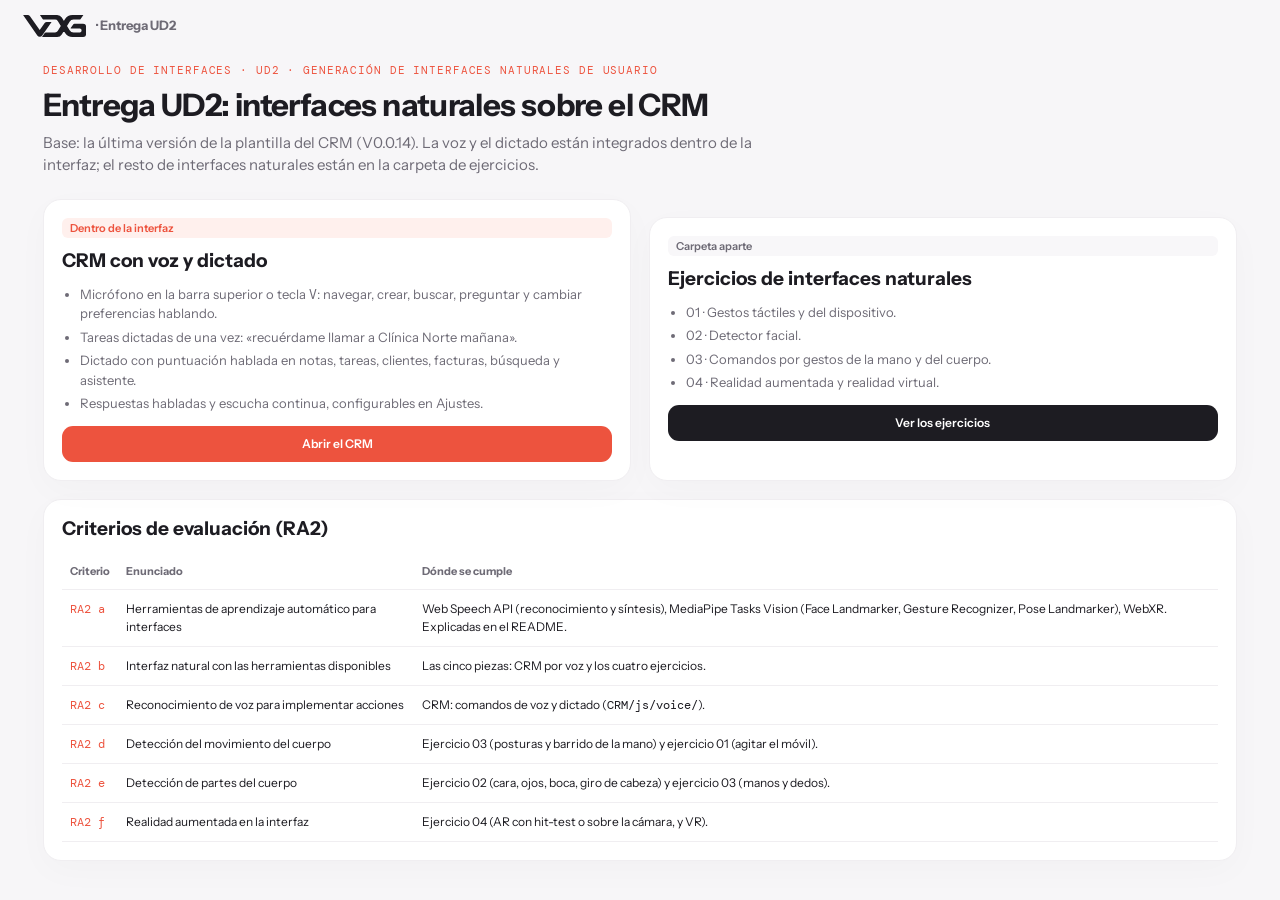
<file: Entrega UD2/index.html>
<!doctype html>
<html lang="es">
<head>
  <meta charset="UTF-8">
  <meta name="viewport" content="width=device-width, initial-scale=1, viewport-fit=cover">
  <title>Entrega UD2 · valentindg</title>
  <meta name="description" content="Entrega de la UD2 de Desarrollo de Interfaces: CRM con comandos de voz y dictado, y ejercicios de gestos, detector facial, comandos por gestos y AR/VR.">
  <link rel="icon" href="CRM/icons/favicon.svg" type="image/svg+xml">
  <link rel="stylesheet" href="Ejercicios/shared/ejercicios.css">
  <style>
    .parts { display: grid; grid-template-columns: repeat(auto-fit, minmax(300px, 1fr)); gap: var(--space-8); }
    .part { display: grid; gap: var(--space-6); align-content: start; text-decoration: none; transition: transform .2s var(--ease-ui), box-shadow .2s; }
    .part:hover { transform: translateY(-3px); box-shadow: var(--shadow-hover); }
    .part ul { margin: 0; padding-left: 18px; color: var(--color-text-muted); display: grid; gap: var(--space-2); }
    .criteria { width: 100%; border-collapse: collapse; font-size: var(--text-small); }
    .criteria th, .criteria td { padding: var(--space-5) var(--space-4); border-bottom: 1px solid var(--color-border); text-align: left; vertical-align: top; }
    .criteria th { color: var(--color-text-muted); font-size: var(--text-caption); }
    .criteria td:first-child { font-family: var(--font-mono); color: var(--color-accent); white-space: nowrap; }
  </style>
</head>
<body>
  <main class="ex-main">
    <div class="ex-head">
      <span class="eyebrow">Desarrollo de Interfaces · UD2 · Generación de interfaces naturales de usuario</span>
      <h1>Entrega UD2: interfaces naturales sobre el CRM</h1>
      <p>Base: la última versión de la plantilla del CRM (V0.0.14). La voz y el dictado están integrados dentro de la interfaz; el resto de interfaces naturales están en la carpeta de ejercicios.</p>
    </div>

    <div class="parts">
      <a class="card part" href="CRM/index.html">
        <span class="tag accent">Dentro de la interfaz</span>
        <h2>CRM con voz y dictado</h2>
        <ul>
          <li>Micrófono en la barra superior o tecla <span class="mono">V</span>: navegar, crear, buscar, preguntar y cambiar preferencias hablando.</li>
          <li>Tareas dictadas de una vez: «recuérdame llamar a Clínica Norte mañana».</li>
          <li>Dictado con puntuación hablada en notas, tareas, clientes, facturas, búsqueda y asistente.</li>
          <li>Respuestas habladas y escucha continua, configurables en Ajustes.</li>
        </ul>
        <span class="btn accent">Abrir el CRM</span>
      </a>
      <a class="card part" href="Ejercicios/index.html">
        <span class="tag">Carpeta aparte</span>
        <h2>Ejercicios de interfaces naturales</h2>
        <ul>
          <li>01 · Gestos táctiles y del dispositivo.</li>
          <li>02 · Detector facial.</li>
          <li>03 · Comandos por gestos de la mano y del cuerpo.</li>
          <li>04 · Realidad aumentada y realidad virtual.</li>
        </ul>
        <span class="btn dark">Ver los ejercicios</span>
      </a>
    </div>

    <section class="card" style="margin-top:var(--space-8)">
      <h2 style="margin-bottom:var(--space-6)">Criterios de evaluación (RA2)</h2>
      <table class="criteria">
        <thead><tr><th>Criterio</th><th>Enunciado</th><th>Dónde se cumple</th></tr></thead>
        <tbody>
          <tr><td>RA2 a</td><td>Herramientas de aprendizaje automático para interfaces</td><td>Web Speech API (reconocimiento y síntesis), MediaPipe Tasks Vision (Face Landmarker, Gesture Recognizer, Pose Landmarker), WebXR. Explicadas en el README.</td></tr>
          <tr><td>RA2 b</td><td>Interfaz natural con las herramientas disponibles</td><td>Las cinco piezas: CRM por voz y los cuatro ejercicios.</td></tr>
          <tr><td>RA2 c</td><td>Reconocimiento de voz para implementar acciones</td><td>CRM: comandos de voz y dictado (<span class="mono">CRM/js/voice/</span>).</td></tr>
          <tr><td>RA2 d</td><td>Detección del movimiento del cuerpo</td><td>Ejercicio 03 (posturas y barrido de la mano) y ejercicio 01 (agitar el móvil).</td></tr>
          <tr><td>RA2 e</td><td>Detección de partes del cuerpo</td><td>Ejercicio 02 (cara, ojos, boca, giro de cabeza) y ejercicio 03 (manos y dedos).</td></tr>
          <tr><td>RA2 f</td><td>Realidad aumentada en la interfaz</td><td>Ejercicio 04 (AR con hit-test o sobre la cámara, y VR).</td></tr>
        </tbody>
      </table>
    </section>
  </main>
  <script type="module">
    import { applyTheme } from './Ejercicios/shared/common.js';
    import { logo } from './CRM/js/components/logo.js';
    applyTheme();
    const top = document.createElement('header');
    top.className = 'ex-top';
    top.innerHTML = `<span class="ex-brand">${logo().replace('<svg', '<svg style="height:22px;width:auto"')}<span class="muted">· Entrega UD2</span></span>`;
    document.body.prepend(top);
  </script>
</body>
</html>
</file>
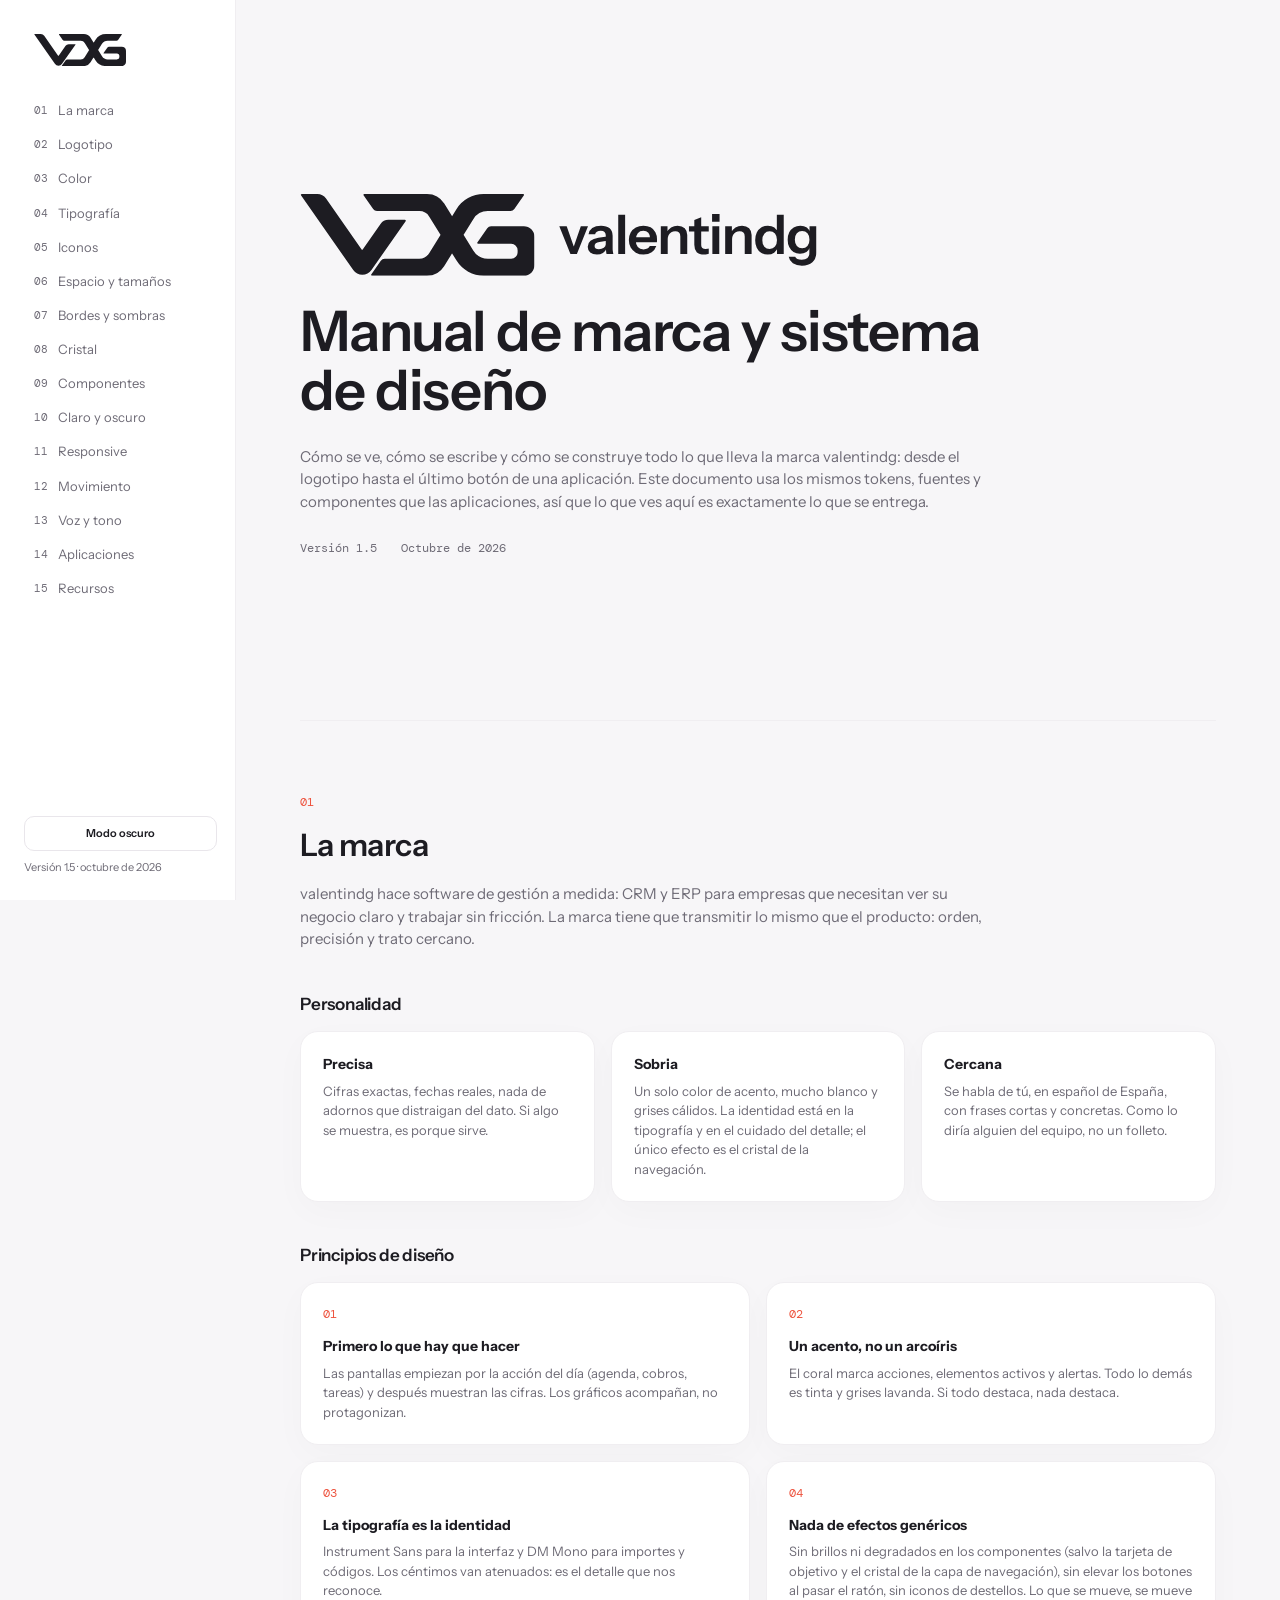
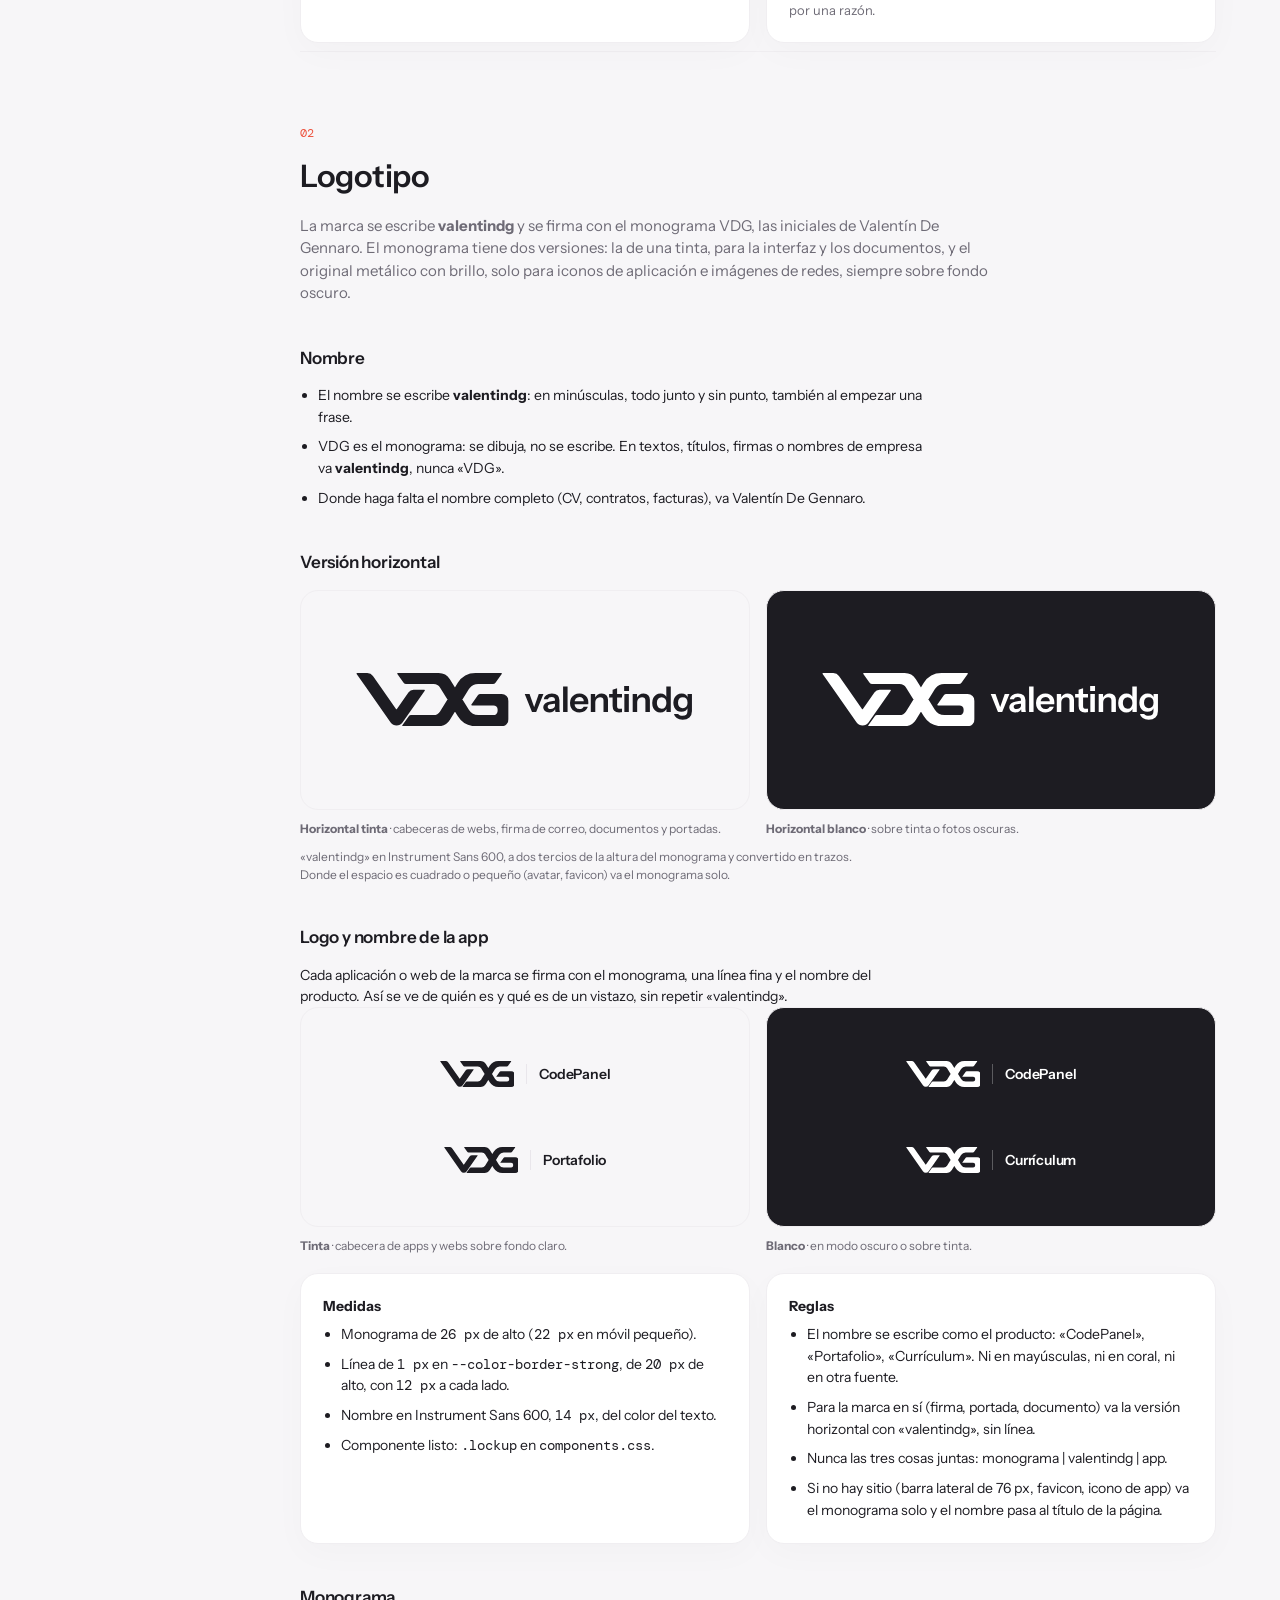
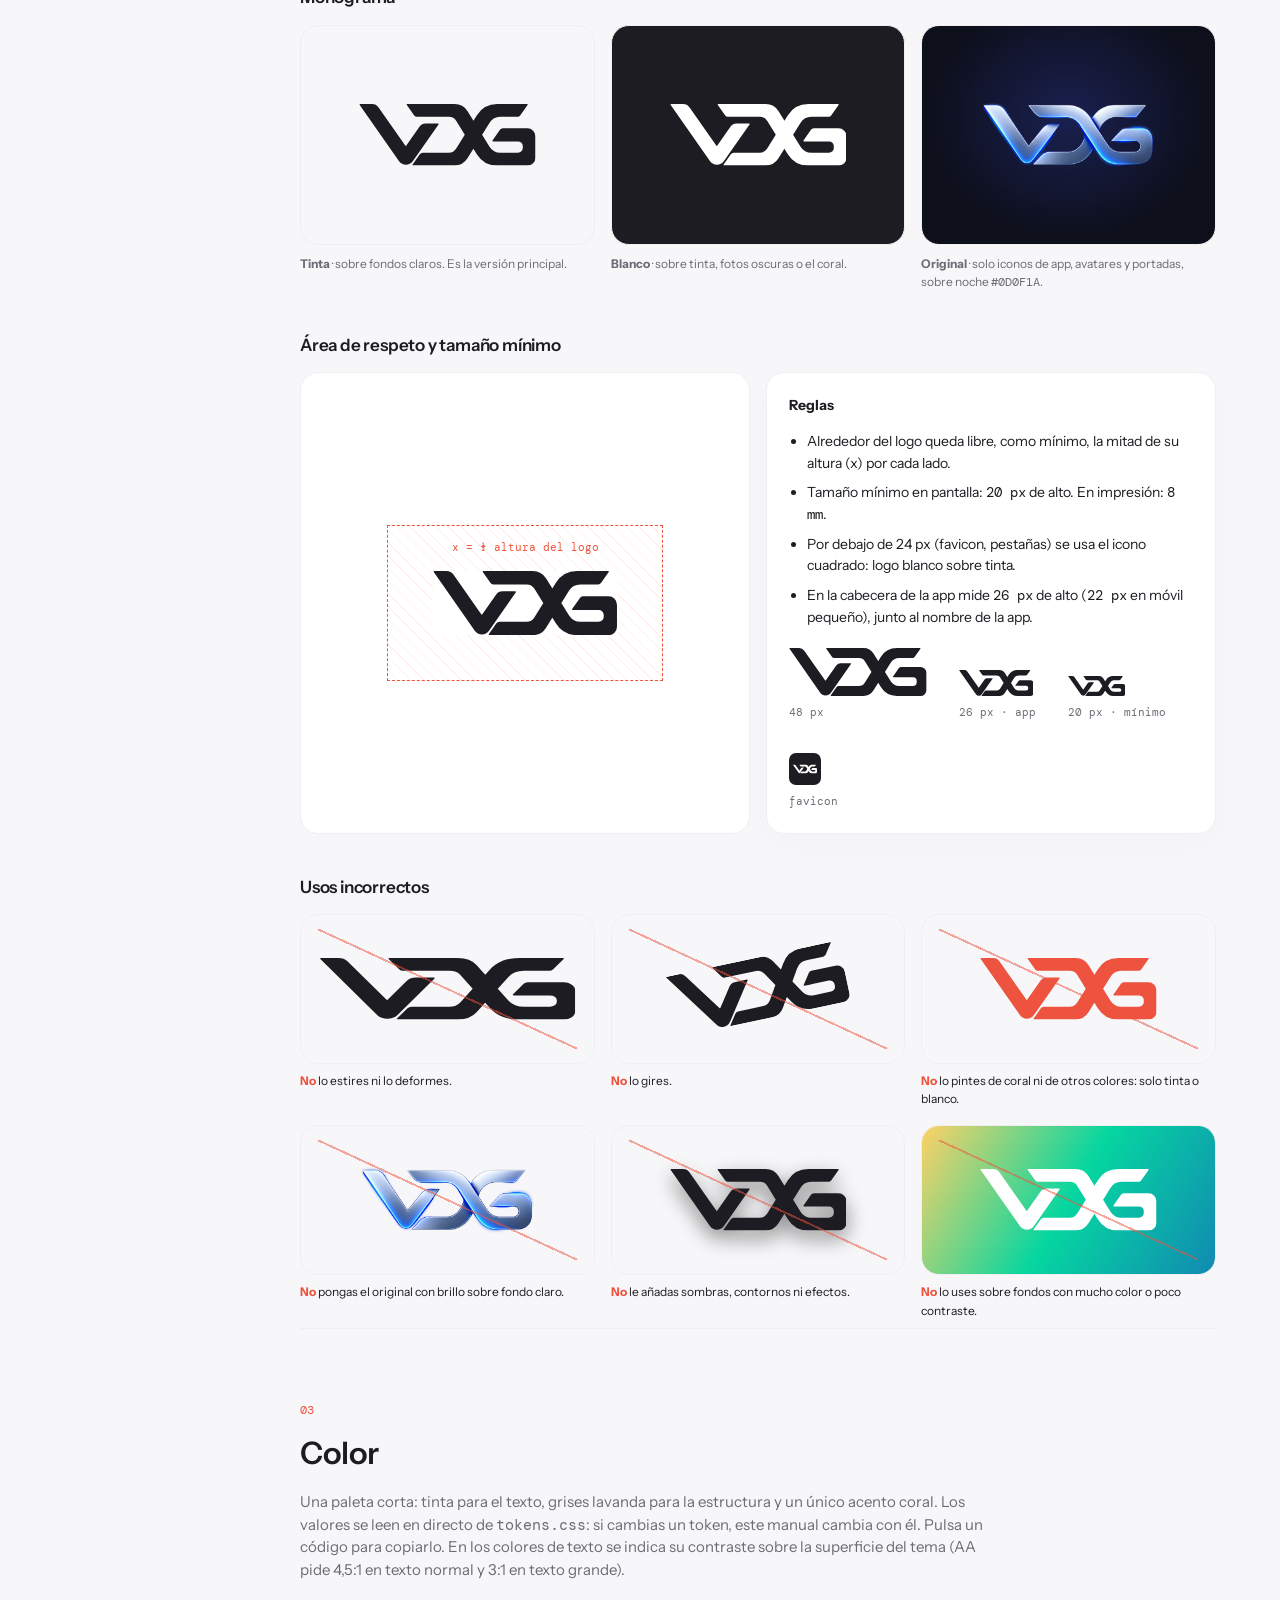
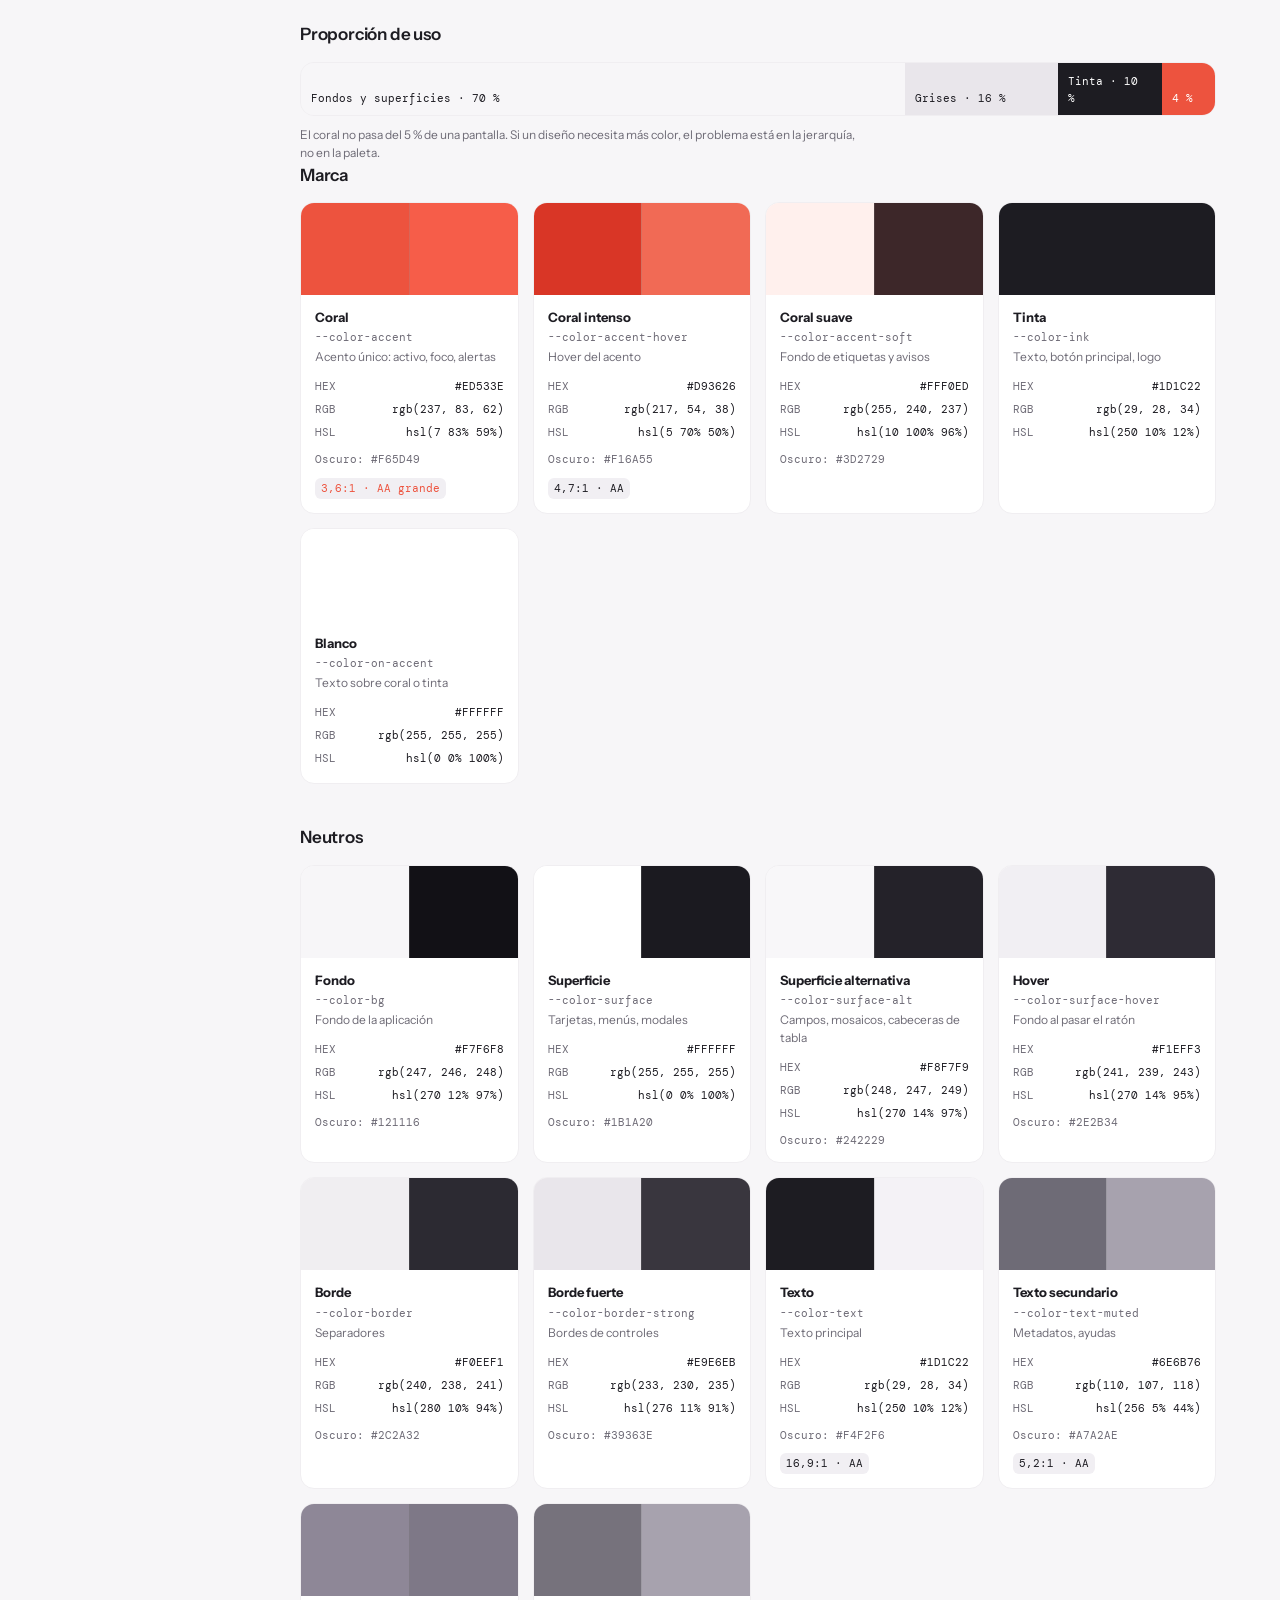
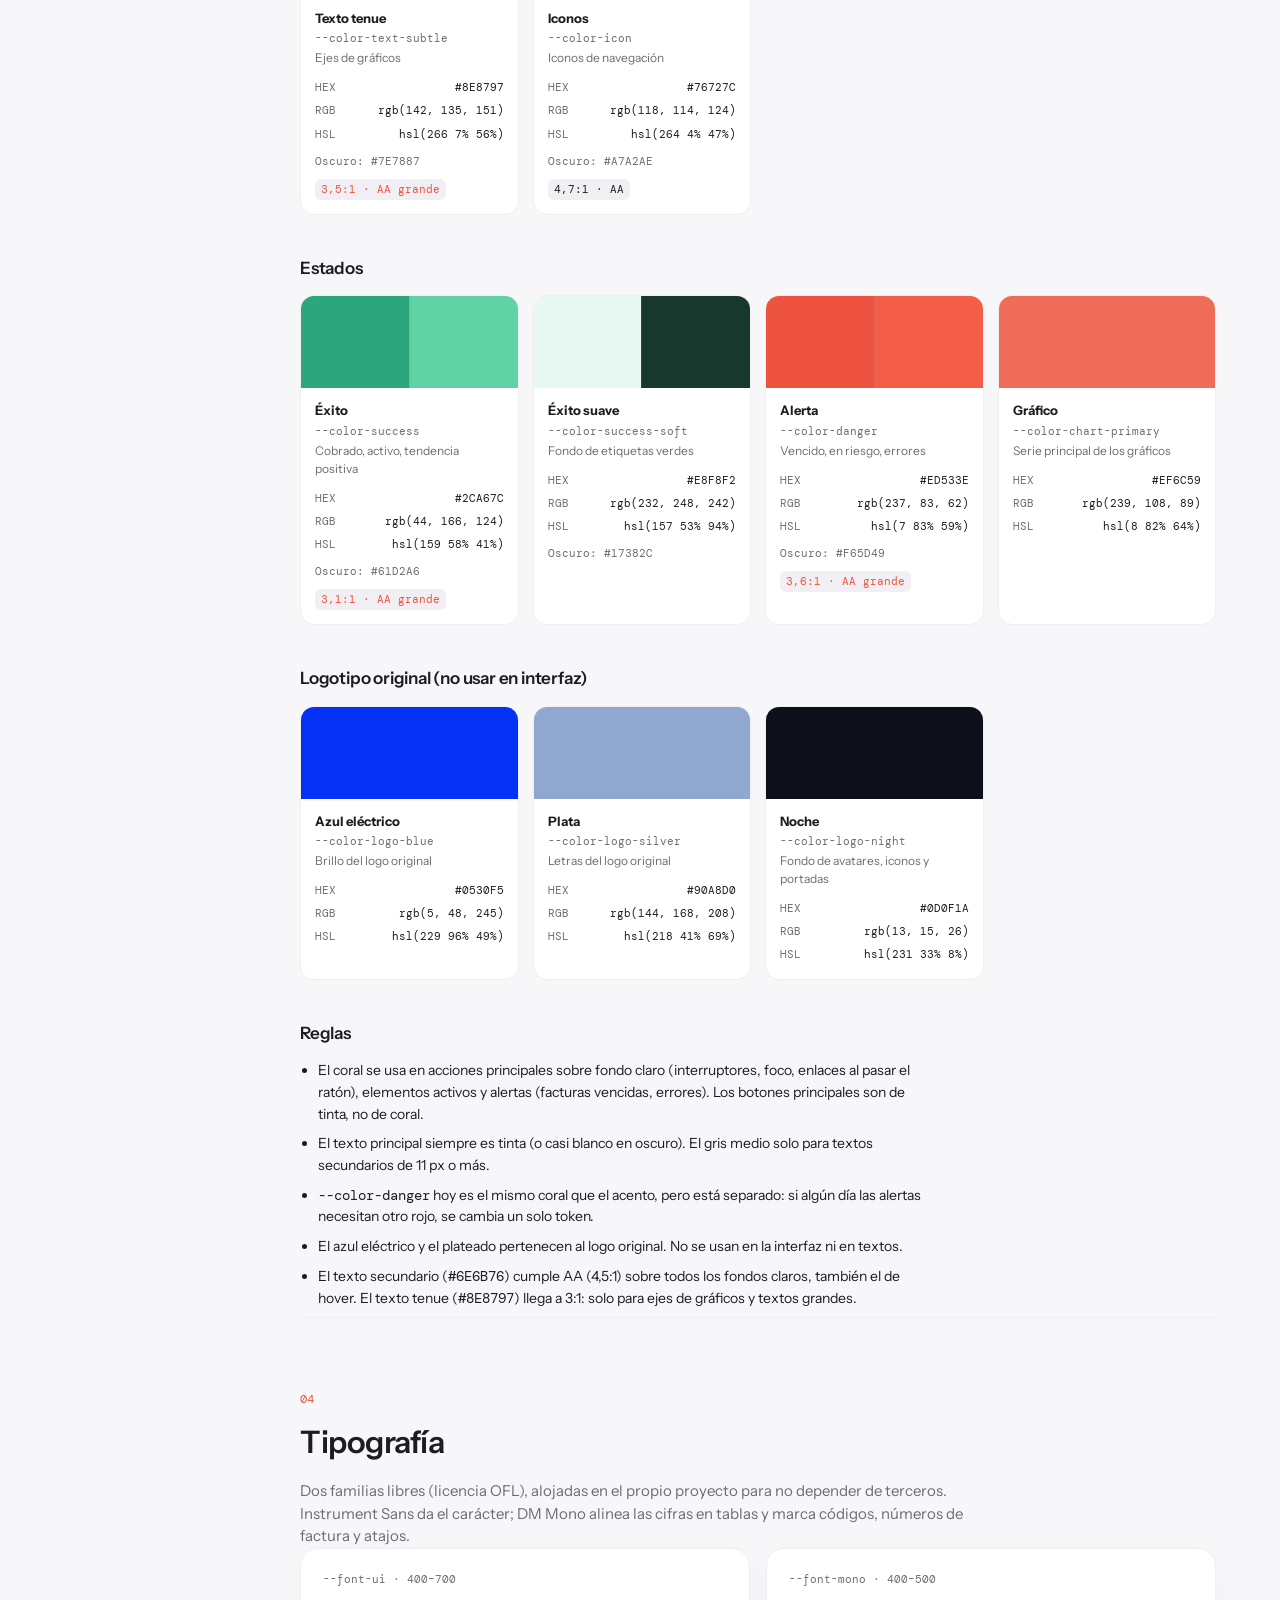
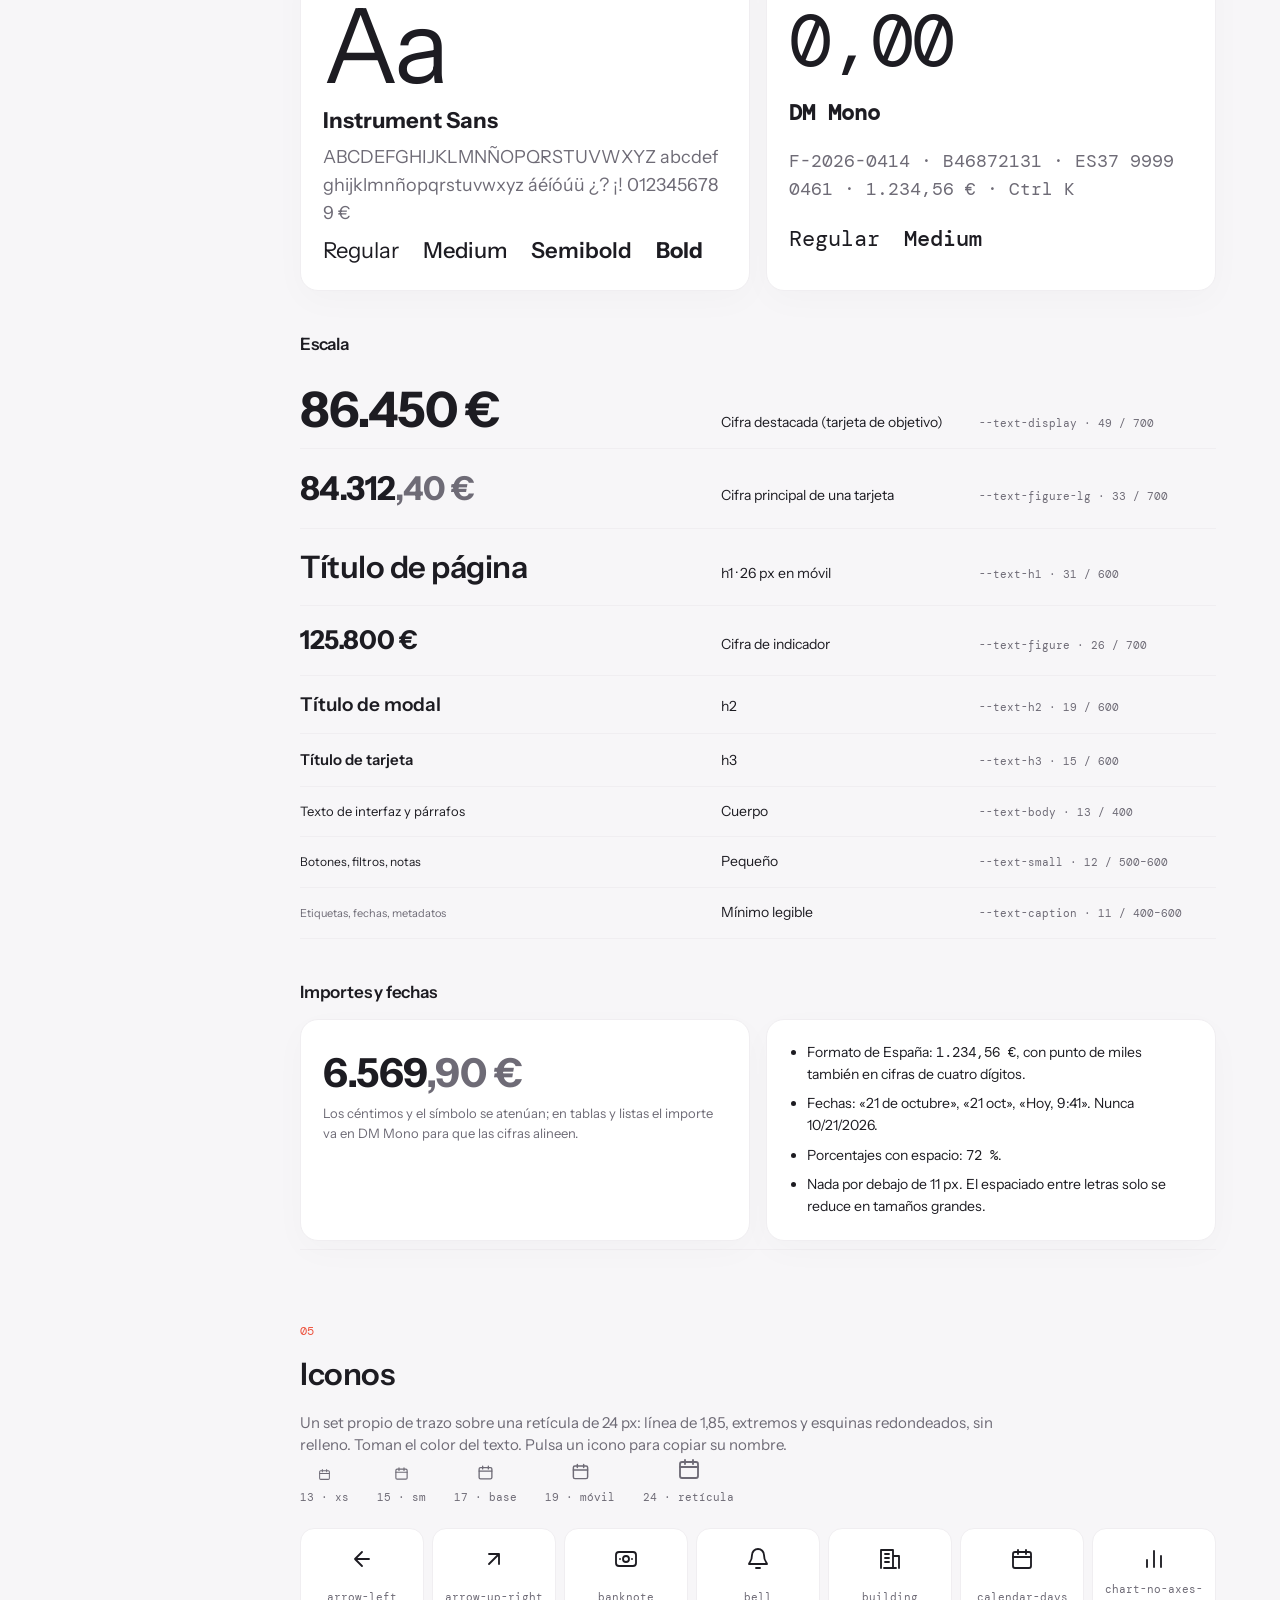
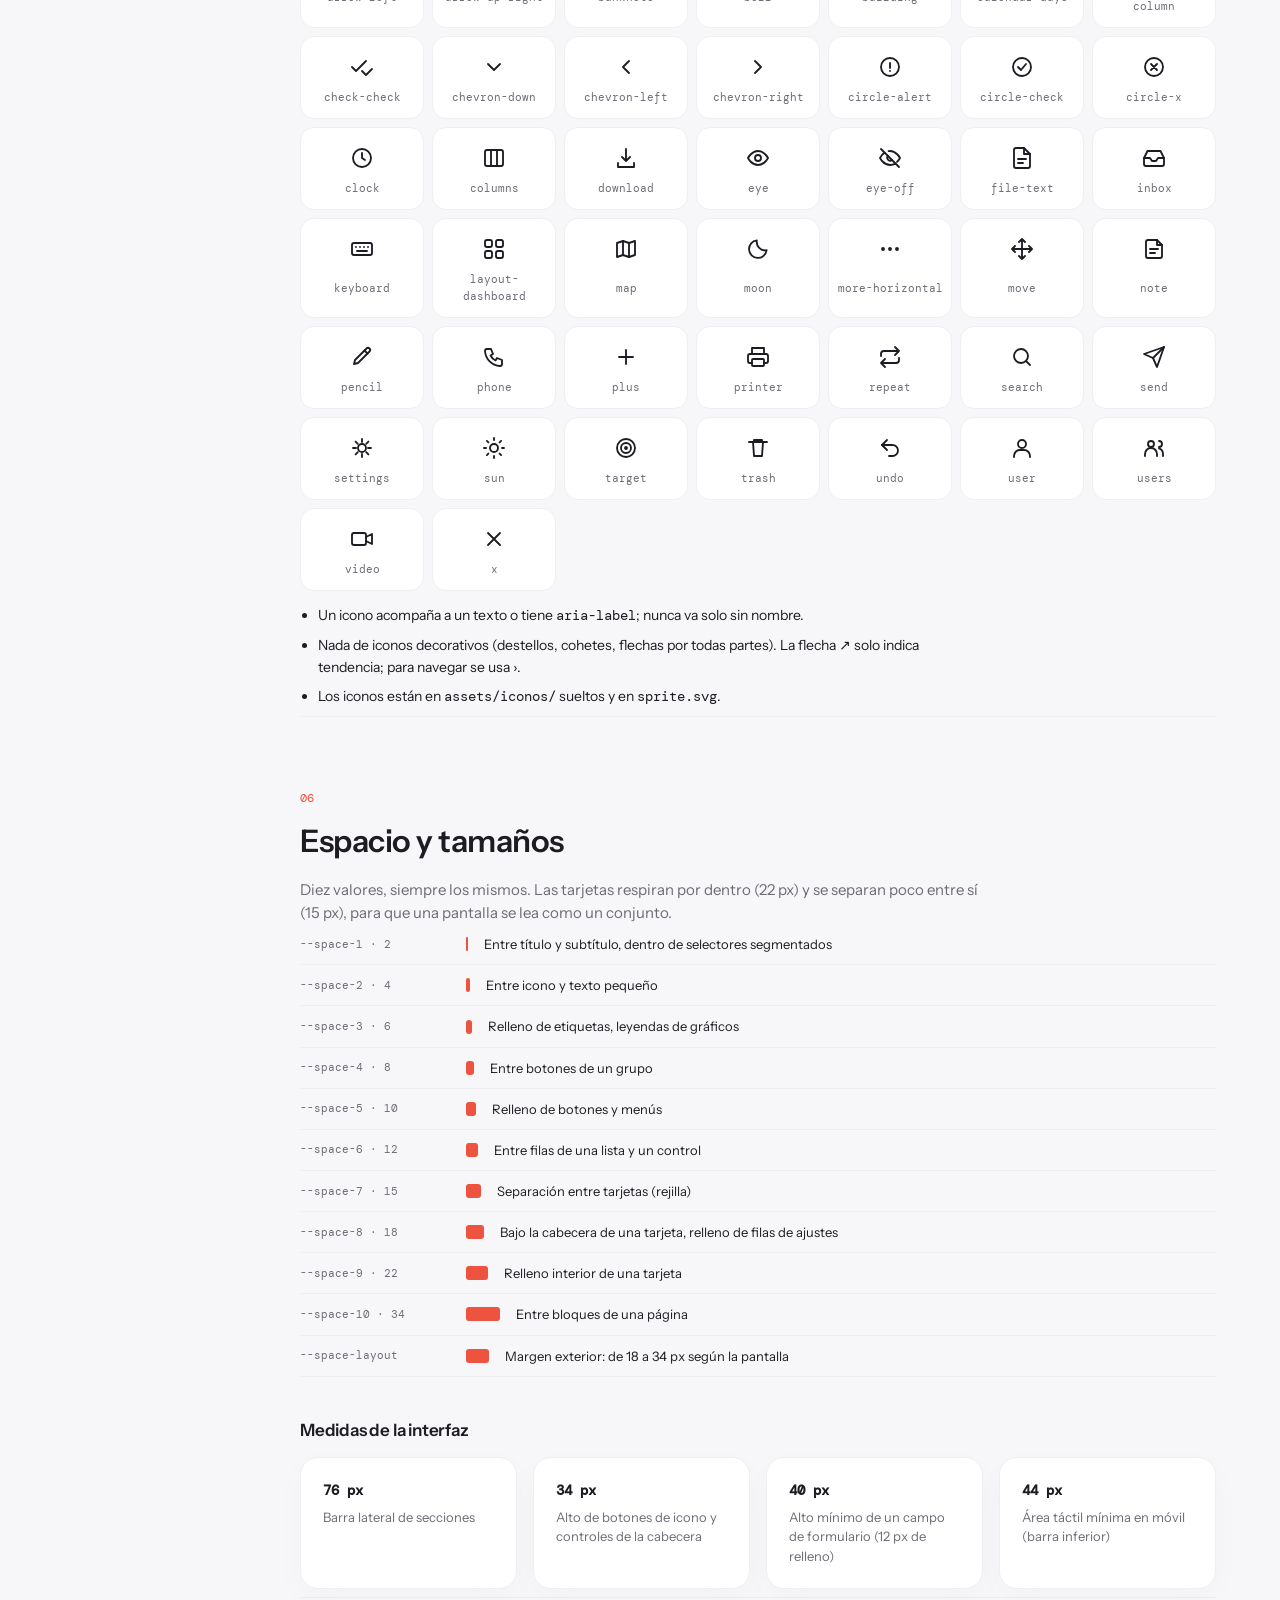
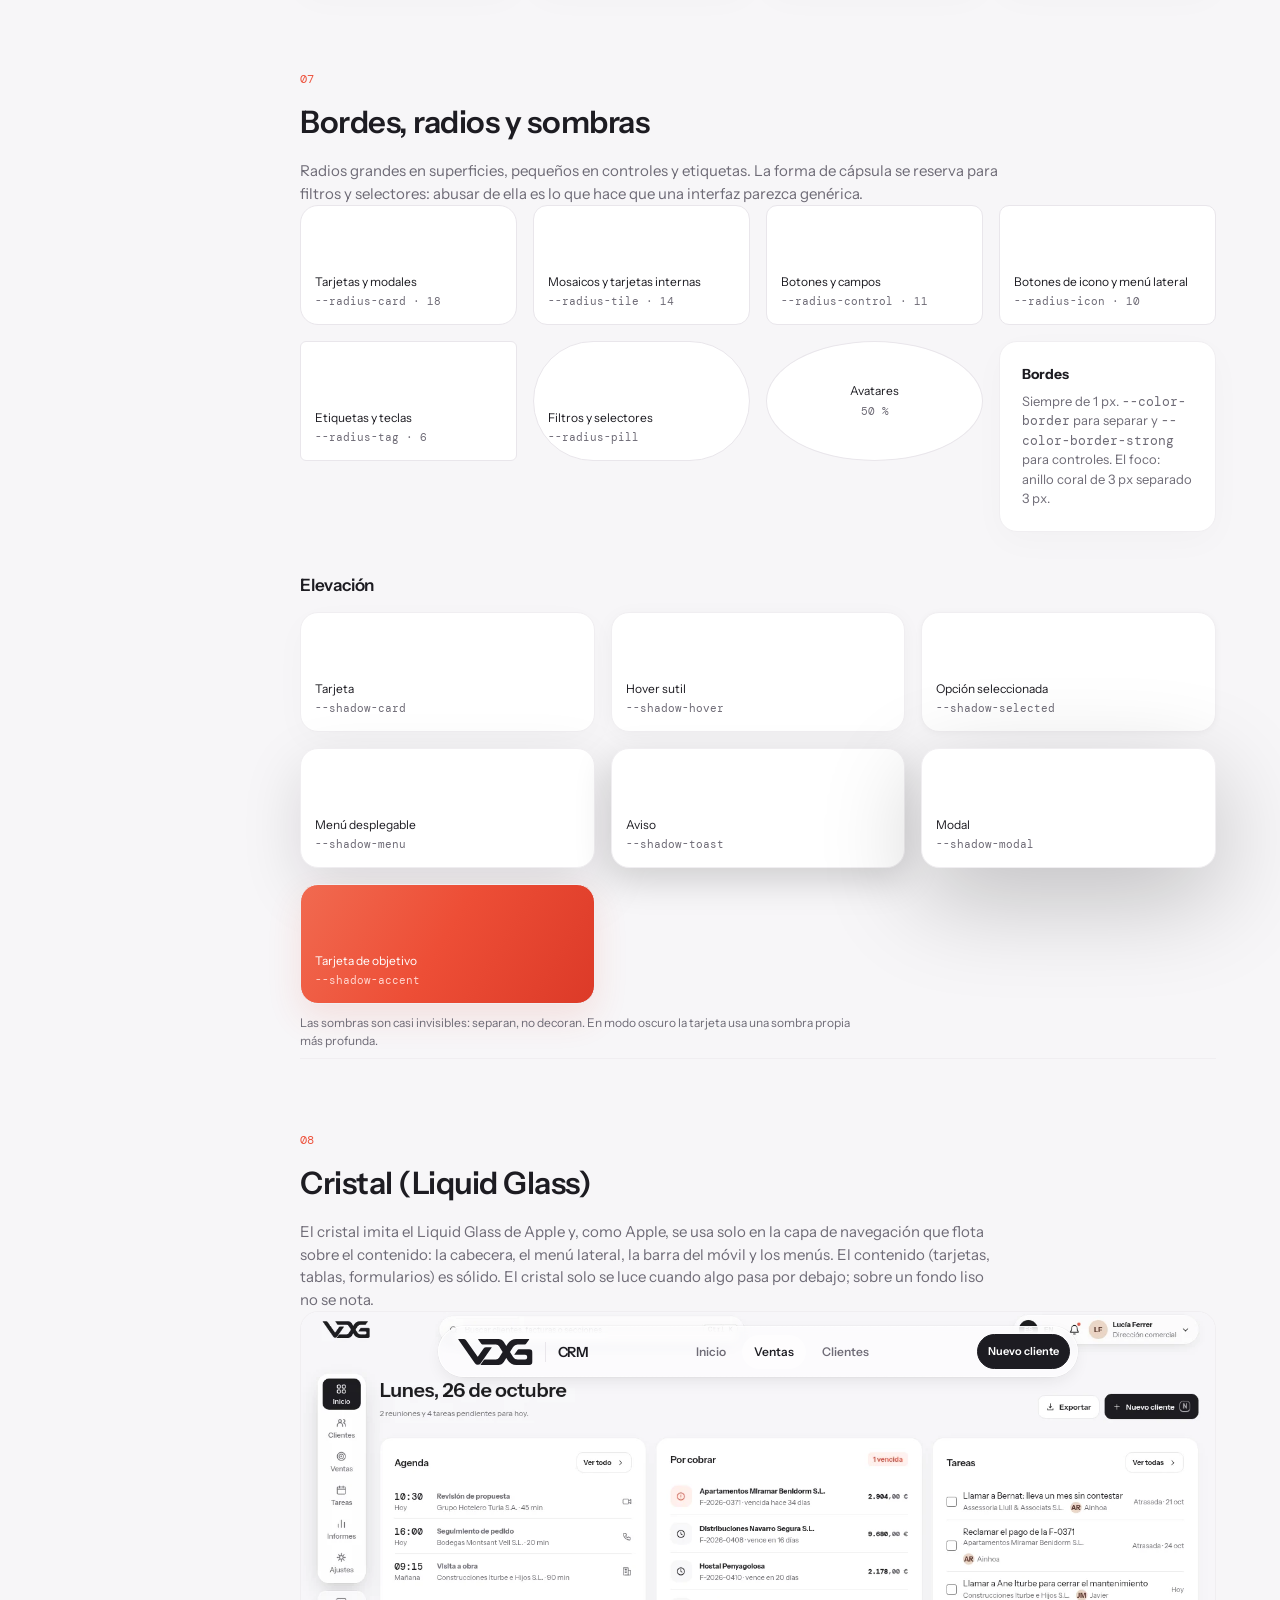
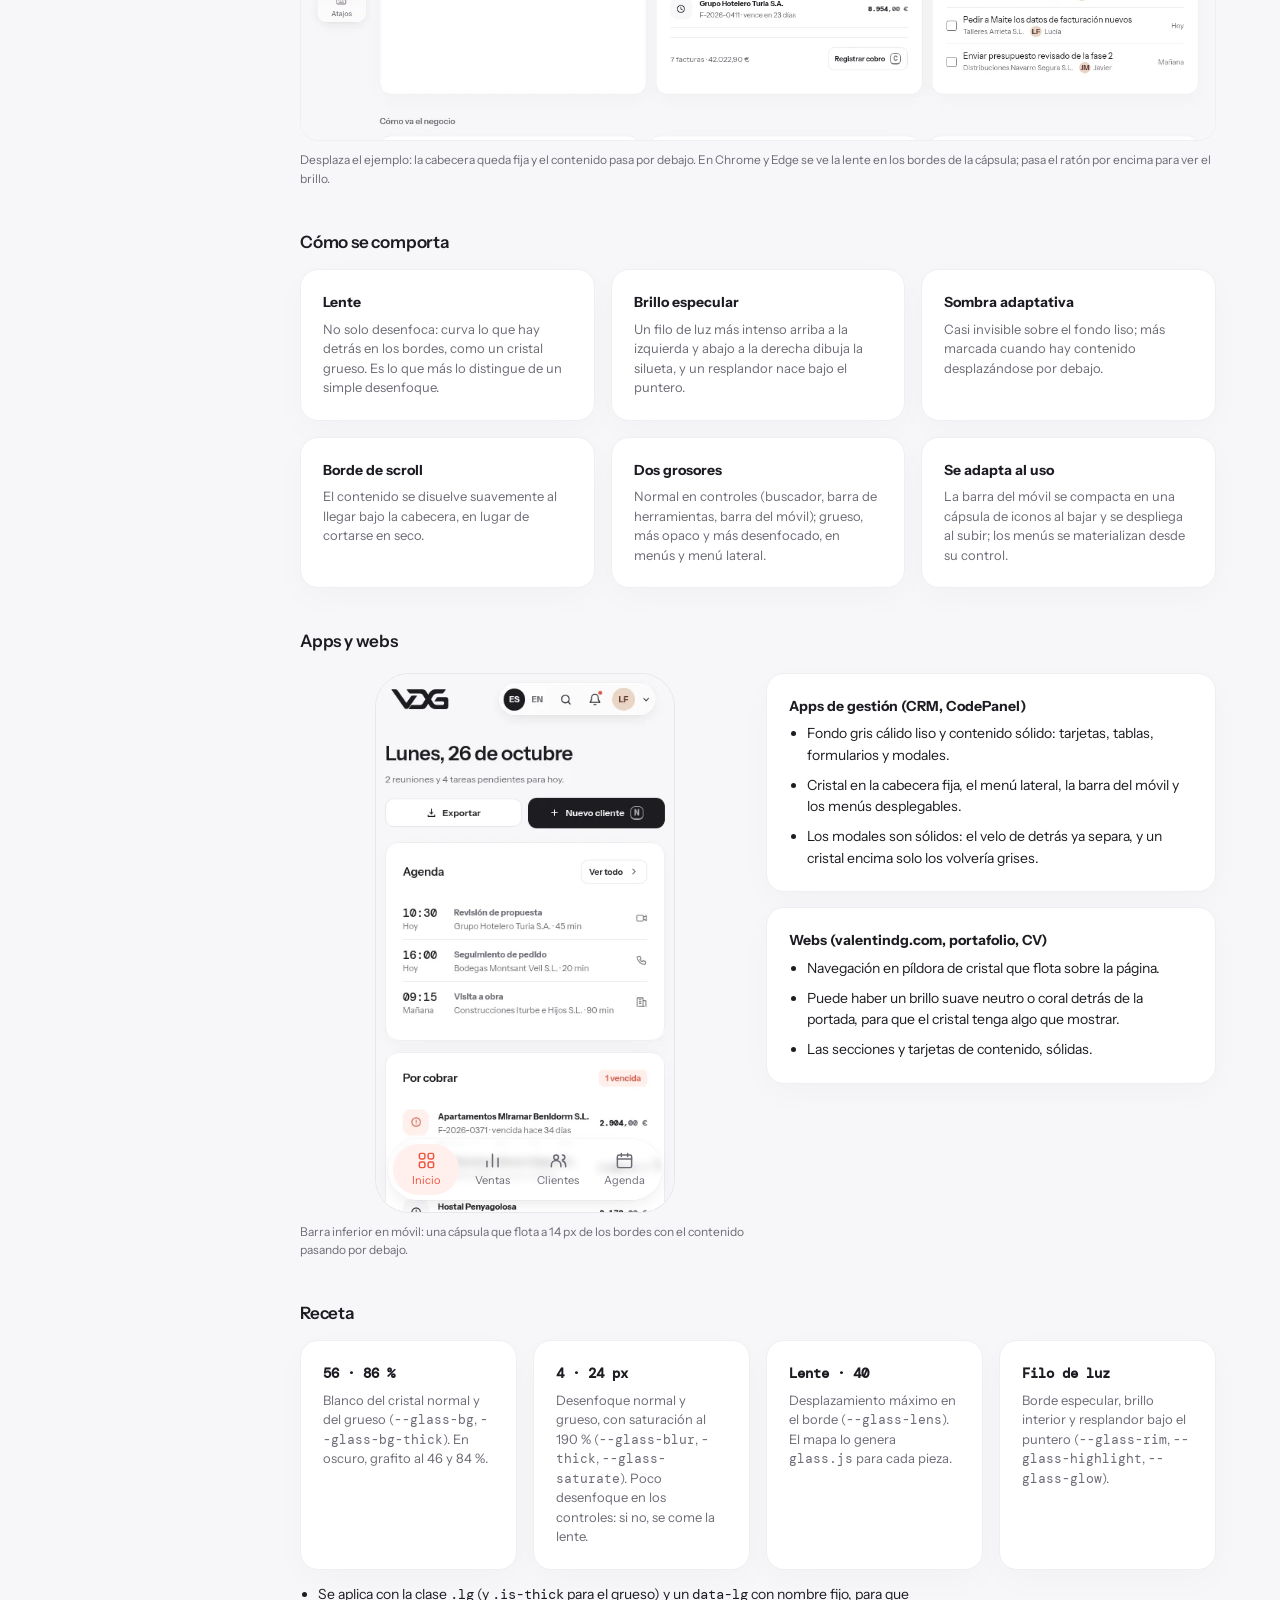
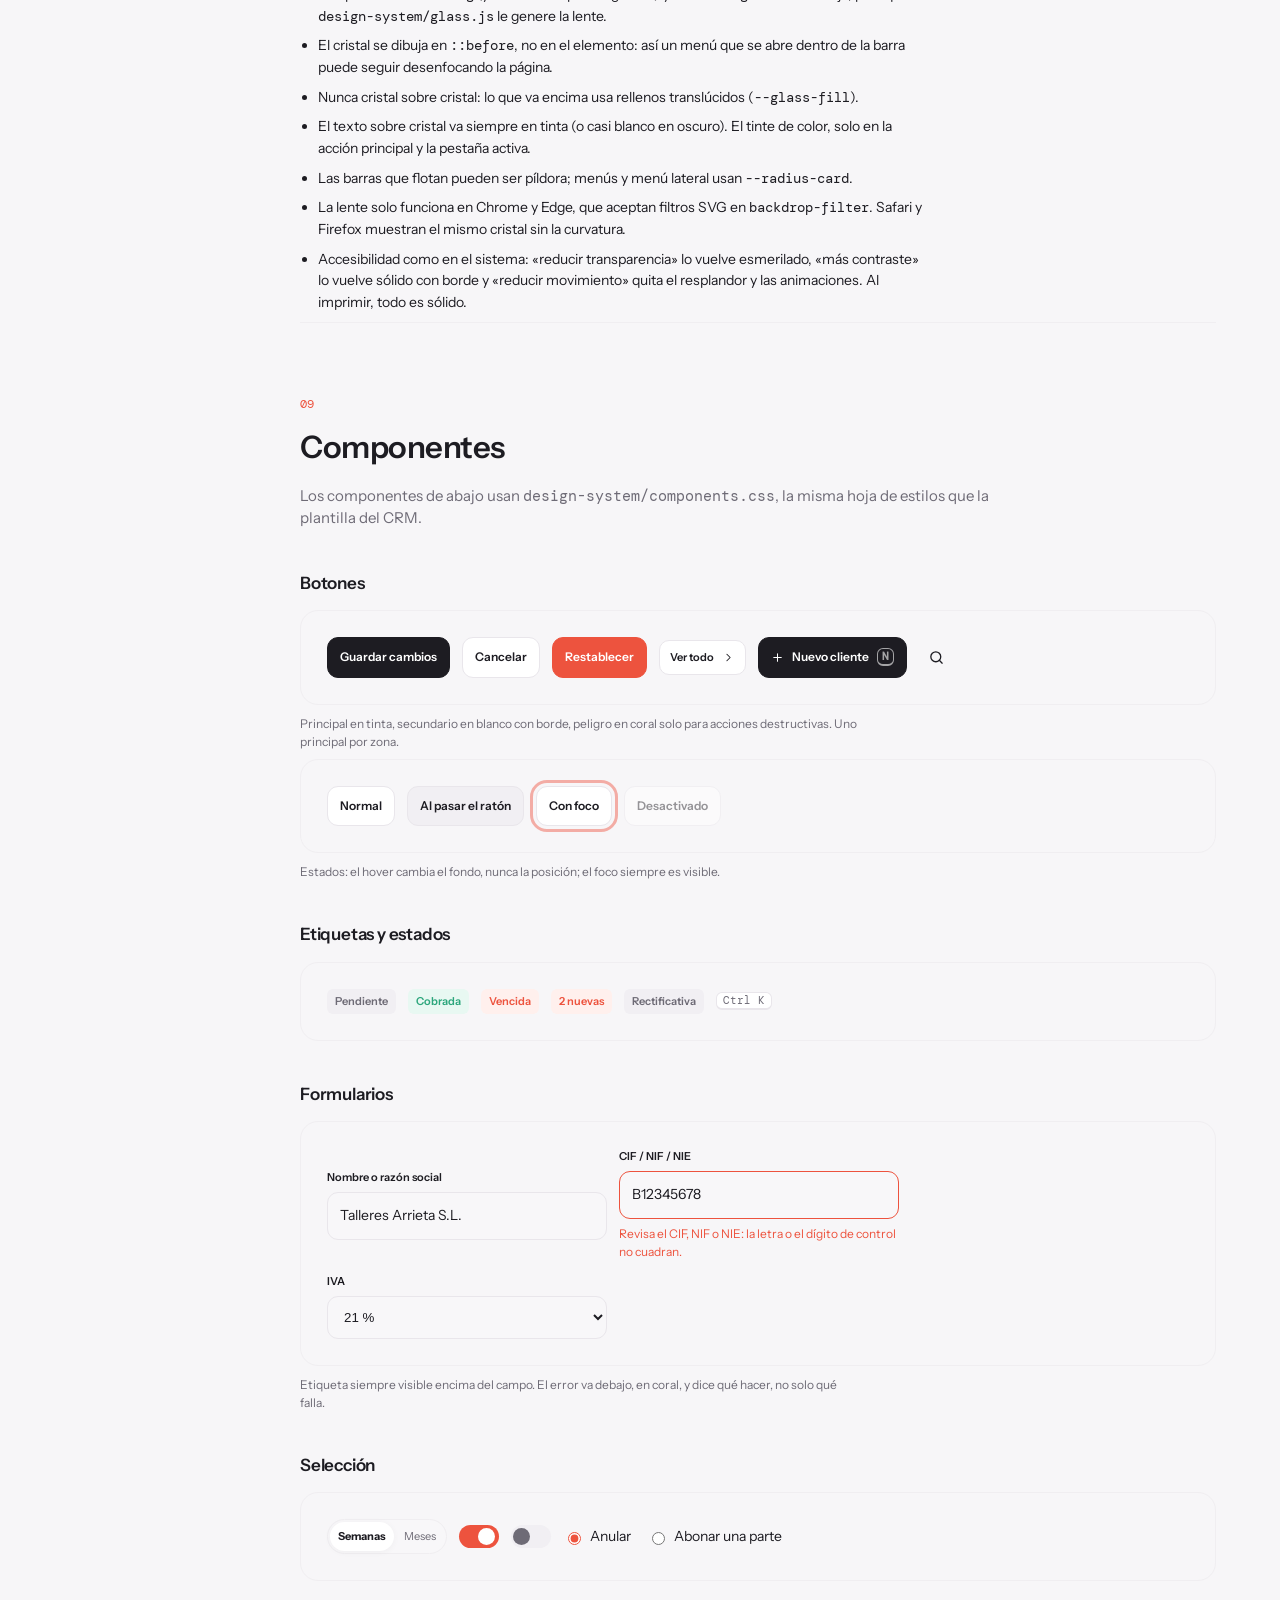
<file: Marca VDG/index.html>
<!doctype html>
<html lang="es">
<head>
  <meta charset="UTF-8">
  <meta name="viewport" content="width=device-width, initial-scale=1">
  <meta name="theme-color" content="#f7f6f8">
  <title>valentindg · Manual de marca y sistema de diseño</title>
  <meta name="description" content="Logotipo, color, tipografía, iconos, componentes, temas, responsive, movimiento, voz y aplicaciones de la marca valentindg.">
  <link rel="icon" href="assets/aplicaciones/web/favicon.svg" type="image/svg+xml">
  <link rel="stylesheet" href="design-system/tokens.css">
  <link rel="stylesheet" href="design-system/components.css">
  <link rel="stylesheet" href="css/guidelines.css">
</head>
<body>
<svg xmlns="http://www.w3.org/2000/svg" style="display:none"><symbol id="vdg-logo" viewBox="0 0 1098 383"><path fill="currentColor" d="M7.7 0L80.9 0A50 50 0 0 1 121.8 21.3L287.7 258.3A4 4 0 0 0 294.3 258.3L377 140.2A45 45 0 0 1 413.8 121L491.3 121A4 4 0 0 1 494.6 127.3L334.5 356.1A52 52 0 0 1 249.2 356.1L4.4 6.3A4 4 0 0 1 7.7 0ZM300.7 0L594.7 0A95 95 0 0 1 675.4 44.9L812 265.2A80 80 0 0 0 880 303L989 303A30 30 0 0 0 1019 273L1019 263A30 30 0 0 0 989 233L833.7 233A4 4 0 0 1 830.4 226.7L876.8 160.4A22 22 0 0 1 894.9 151L1048 151A50 50 0 0 1 1098 201L1098 333A50 50 0 0 1 1048 383L860.5 383A150 150 0 0 1 733 312L605.3 106A55 55 0 0 0 558.6 80L360.5 80A22 22 0 0 1 342.4 70.6L297.4 6.3A4 4 0 0 1 300.7 0ZM333.4 376.7L378.4 312.4A22 22 0 0 1 396.5 303L557.9 303A55 55 0 0 0 604.7 277L732.4 71A150 150 0 0 1 859.9 0L1045.3 0A4 4 0 0 1 1048.6 6.3L1003.6 70.6A22 22 0 0 1 985.5 80L879.3 80A80 80 0 0 0 811.4 117.8L674.8 338.1A95 95 0 0 1 594.1 383L336.7 383A4 4 0 0 1 333.4 376.7Z"/></symbol><symbol id="vdg-nombre" viewBox="0 0 2435 383"><path fill="currentColor" d="M1266.4 281 1214.2 150.8H1248.9L1290.6 270.6H1273.6L1315 150.8H1348.7L1296.6 281ZM1435.4 281Q1434 275.8 1433.5 269.7Q1432.9 263.6 1432.9 255H1431.8V193.3Q1431.8 183.1 1426 177.7Q1420.3 172.4 1408.5 172.4Q1397.1 172.4 1390.3 176.6Q1383.5 180.8 1382 188.8H1351.1Q1353.2 170.7 1368.5 159.5Q1383.7 148.2 1409.6 148.2Q1436.4 148.2 1450.2 160.4Q1464 172.6 1464 195.9V255Q1464 261.2 1464.8 267.5Q1465.7 273.9 1467.4 281ZM1390.2 283.6Q1370.5 283.6 1358.9 273.7Q1347.3 263.9 1347.3 247.3Q1347.3 229.5 1360.3 219Q1373.3 208.4 1397.2 204.9L1437.7 198.8V219.2L1402.4 224.7Q1390.9 226.5 1385.2 231Q1379.5 235.5 1379.5 243.6Q1379.5 251.2 1384.8 255.1Q1390.1 259 1399.6 259Q1413.3 259 1422.6 252.1Q1431.8 245.2 1431.8 235.2L1435.3 254.9Q1430.2 268.9 1418.6 276.2Q1406.9 283.6 1390.2 283.6ZM1490.2 281V97.2H1522.5V281ZM1608.8 283.6Q1588.1 283.6 1572.6 274.9Q1557.1 266.3 1548.5 251Q1540 235.6 1540 215.7Q1540 195.6 1548.5 180.5Q1557.1 165.3 1572.5 156.8Q1587.9 148.2 1608.1 148.2Q1627.6 148.2 1641.9 156.3Q1656.3 164.4 1664.2 178.9Q1672 193.3 1672 212.9Q1672 216.5 1671.8 219.6Q1671.6 222.6 1671.1 225.6H1560V203H1646.3L1639.7 209.3Q1639.7 190.9 1631.2 181.6Q1622.8 172.4 1607.8 172.4Q1591.3 172.4 1581.8 183.7Q1572.3 195 1572.3 216.2Q1572.3 237.2 1581.8 248.3Q1591.3 259.4 1609 259.4Q1619.3 259.4 1626.8 255.5Q1634.4 251.6 1638.1 243.6H1668.5Q1662.2 262.2 1646.9 272.9Q1631.6 283.6 1608.8 283.6ZM1689.6 281V150.8H1721V181.4H1721.9V281ZM1781 281V198.8Q1781 186.7 1774.9 180.7Q1768.8 174.6 1757 174.6Q1746.7 174.6 1738.8 179.2Q1730.8 183.8 1726.4 191.9Q1721.9 200 1721.9 210.9L1718.6 179.6Q1725 165.3 1737.9 156.8Q1750.7 148.2 1768.5 148.2Q1789.8 148.2 1801.6 160.2Q1813.4 172.2 1813.4 192.1V281ZM1893.1 283.6Q1869.2 283.6 1857.8 272.3Q1846.5 260.9 1846.5 238.2V121.3L1878.8 109.2V239Q1878.8 248.4 1883.9 253Q1889 257.6 1900.1 257.6Q1904.4 257.6 1907.8 256.9Q1911.2 256.2 1914.2 255.1V280.3Q1911.2 281.9 1905.6 282.7Q1900 283.6 1893.1 283.6ZM1821.4 176V150.8H1914.2V176ZM1931.1 281V150.8H1963.4V281ZM1929.7 129.4V93.8H1964.8V129.4ZM1991.1 281V150.8H2022.5V181.4H2023.4V281ZM2082.6 281V198.8Q2082.6 186.7 2076.4 180.7Q2070.3 174.6 2058.5 174.6Q2048.3 174.6 2040.3 179.2Q2032.3 183.8 2027.9 191.9Q2023.4 200 2023.4 210.9L2020.1 179.6Q2026.6 165.3 2039.4 156.8Q2052.2 148.2 2070 148.2Q2091.3 148.2 2103.1 160.2Q2114.9 172.2 2114.9 192.1V281ZM2233.9 281V251.6L2236.5 252.2Q2233.2 266.5 2220.5 275Q2207.7 283.6 2190 283.6Q2172.2 283.6 2159.1 275.2Q2146 266.9 2138.8 251.8Q2131.6 236.7 2131.6 216.4Q2131.6 195.8 2139 180.5Q2146.4 165.2 2159.7 156.8Q2173.1 148.3 2191 148.3Q2209.5 148.3 2221.4 157.1Q2233.3 165.9 2236.2 181.3L2233 181.7V97.2H2265.3V281ZM2199.5 257.2Q2215.1 257.2 2224.4 246.3Q2233.7 235.5 2233.7 215.8Q2233.7 196.3 2224.2 185.5Q2214.8 174.7 2199.1 174.7Q2183.8 174.7 2174.5 185.6Q2165.1 196.5 2165.1 216.2Q2165.1 235.8 2174.5 246.5Q2183.8 257.2 2199.5 257.2ZM2350.4 335.9Q2324.6 335.9 2308.1 324.6Q2291.6 313.3 2288.5 294.3H2319.1Q2321.4 300.9 2329.2 304.6Q2337 308.3 2349.6 308.3Q2367.8 308.3 2376.5 300.3Q2385.2 292.2 2385.2 275.9V247.7L2387.4 248.2Q2384.2 262.7 2371.7 271.2Q2359.2 279.6 2341.2 279.6Q2323.9 279.6 2311 271.5Q2298 263.4 2290.9 248.7Q2283.7 234.1 2283.7 214.5Q2283.7 194.5 2291.1 179.6Q2298.5 164.8 2311.9 156.5Q2325.3 148.3 2343.2 148.3Q2361.6 148.3 2373.5 157.1Q2385.3 165.9 2388.1 181.4L2386.1 181.7V150.8H2417.5V275.6Q2417.5 303.6 2399.5 319.7Q2381.6 335.9 2350.4 335.9ZM2351.7 254.2Q2367.1 254.2 2376.5 243.6Q2385.8 232.9 2385.8 213.8Q2385.8 194.8 2376.4 184.3Q2367 173.8 2351.4 173.8Q2336.1 173.8 2326.7 184.4Q2317.3 195 2317.3 214.2Q2317.3 233.2 2326.7 243.7Q2336.1 254.2 2351.7 254.2Z"/></symbol></svg>
<div class="doc">
  <nav class="doc-nav" aria-label="Índice">
    <a href="#portada" aria-label="VDG"><svg class="logo" viewBox="0 0 1098 383" aria-hidden="true"><use href="#vdg-logo"/></svg></a>
    <ol>
      <li><a href="#marca">La marca</a></li>
      <li><a href="#logotipo">Logotipo</a></li>
      <li><a href="#color">Color</a></li>
      <li><a href="#tipografia">Tipografía</a></li>
      <li><a href="#iconos">Iconos</a></li>
      <li><a href="#espacio">Espacio y tamaños</a></li>
      <li><a href="#bordes">Bordes y sombras</a></li>
      <li><a href="#cristal">Cristal</a></li>
      <li><a href="#componentes">Componentes</a></li>
      <li><a href="#temas">Claro y oscuro</a></li>
      <li><a href="#responsive">Responsive</a></li>
      <li><a href="#movimiento">Movimiento</a></li>
      <li><a href="#voz">Voz y tono</a></li>
      <li><a href="#aplicaciones">Aplicaciones</a></li>
      <li><a href="#recursos">Recursos</a></li>
    </ol>
    <div class="doc-nav-foot">
      <button type="button" class="btn small theme-switch" data-theme-toggle>Modo oscuro</button>
      <span>Versión 1.5 · octubre de 2026</span>
    </div>
  </nav>

  <main class="doc-main">
    <!-- Portada -->
    <header class="doc-section cover" id="portada">
      <svg class="logo logo-horizontal" viewBox="0 0 2435 383" role="img" aria-label="valentindg"><use href="#vdg-logo" width="1098" height="383"/><use href="#vdg-nombre"/></svg>
      <h1>Manual de marca y sistema de diseño</h1>
      <p class="lead">Cómo se ve, cómo se escribe y cómo se construye todo lo que lleva la marca valentindg: desde el logotipo hasta el último botón de una aplicación. Este documento usa los mismos tokens, fuentes y componentes que las aplicaciones, así que lo que ves aquí es exactamente lo que se entrega.</p>
      <div class="cover-meta"><span>Versión 1.5</span><span>Octubre de 2026</span></div>
    </header>

    <!-- 01 La marca -->
    <section class="doc-section" id="marca">
      <p class="doc-kicker">01</p>
      <h2>La marca</h2>
      <p class="lead">valentindg hace software de gestión a medida: CRM y ERP para empresas que necesitan ver su negocio claro y trabajar sin fricción. La marca tiene que transmitir lo mismo que el producto: orden, precisión y trato cercano.</p>
      <h3>Personalidad</h3>
      <div class="grid grid-3">
        <div class="panel"><h4>Precisa</h4><p>Cifras exactas, fechas reales, nada de adornos que distraigan del dato. Si algo se muestra, es porque sirve.</p></div>
        <div class="panel"><h4>Sobria</h4><p>Un solo color de acento, mucho blanco y grises cálidos. La identidad está en la tipografía y en el cuidado del detalle; el único efecto es el cristal de la navegación.</p></div>
        <div class="panel"><h4>Cercana</h4><p>Se habla de tú, en español de España, con frases cortas y concretas. Como lo diría alguien del equipo, no un folleto.</p></div>
      </div>
      <h3>Principios de diseño</h3>
      <div class="grid grid-2 principles">
        <div class="panel"><h4>Primero lo que hay que hacer</h4><p>Las pantallas empiezan por la acción del día (agenda, cobros, tareas) y después muestran las cifras. Los gráficos acompañan, no protagonizan.</p></div>
        <div class="panel"><h4>Un acento, no un arcoíris</h4><p>El coral marca acciones, elementos activos y alertas. Todo lo demás es tinta y grises lavanda. Si todo destaca, nada destaca.</p></div>
        <div class="panel"><h4>La tipografía es la identidad</h4><p>Instrument Sans para la interfaz y DM Mono para importes y códigos. Los céntimos van atenuados: es el detalle que nos reconoce.</p></div>
        <div class="panel"><h4>Nada de efectos genéricos</h4><p>Sin brillos ni degradados en los componentes (salvo la tarjeta de objetivo y el cristal de la capa de navegación), sin elevar los botones al pasar el ratón, sin iconos de destellos. Lo que se mueve, se mueve por una razón.</p></div>
      </div>
    </section>

    <!-- 02 Logotipo -->
    <section class="doc-section" id="logotipo">
      <p class="doc-kicker">02</p>
      <h2>Logotipo</h2>
      <p class="lead">La marca se escribe <strong>valentindg</strong> y se firma con el monograma VDG, las iniciales de Valentín De Gennaro. El monograma tiene dos versiones: la de una tinta, para la interfaz y los documentos, y el original metálico con brillo, solo para iconos de aplicación e imágenes de redes, siempre sobre fondo oscuro.</p>
      <h3>Nombre</h3>
      <ul class="rules">
        <li>El nombre se escribe <strong>valentindg</strong>: en minúsculas, todo junto y sin punto, también al empezar una frase.</li>
        <li>VDG es el monograma: se dibuja, no se escribe. En textos, títulos, firmas o nombres de empresa va <strong>valentindg</strong>, nunca «VDG».</li>
        <li>Donde haga falta el nombre completo (CV, contratos, facturas), va Valentín De Gennaro.</li>
      </ul>
      <h3>Versión horizontal</h3>
      <div class="grid grid-2">
        <figure class="app-figure"><div class="logo-stage on-light"><svg class="logo logo-horizontal" viewBox="0 0 2435 383" aria-hidden="true"><use href="#vdg-logo" width="1098" height="383"/><use href="#vdg-nombre"/></svg></div><figcaption class="caption"><strong>Horizontal tinta</strong> · cabeceras de webs, firma de correo, documentos y portadas.</figcaption></figure>
        <figure class="app-figure"><div class="logo-stage on-ink"><svg class="logo logo-horizontal" viewBox="0 0 2435 383" aria-hidden="true"><use href="#vdg-logo" width="1098" height="383"/><use href="#vdg-nombre"/></svg></div><figcaption class="caption"><strong>Horizontal blanco</strong> · sobre tinta o fotos oscuras.</figcaption></figure>
      </div>
      <p class="caption">«valentindg» en Instrument Sans 600, a dos tercios de la altura del monograma y convertido en trazos. Donde el espacio es cuadrado o pequeño (avatar, favicon) va el monograma solo.</p>
      <h3>Logo y nombre de la app</h3>
      <p>Cada aplicación o web de la marca se firma con el monograma, una línea fina y el nombre del producto. Así se ve de quién es y qué es de un vistazo, sin repetir «valentindg».</p>
      <div class="grid grid-2">
        <figure class="app-figure"><div class="logo-stage on-light lockup-stage"><span class="lockup"><svg class="logo" viewBox="0 0 1098 383" aria-hidden="true"><use href="#vdg-logo"/></svg><span class="lockup-name">CodePanel</span></span><span class="lockup"><svg class="logo" viewBox="0 0 1098 383" aria-hidden="true"><use href="#vdg-logo"/></svg><span class="lockup-name">Portafolio</span></span></div><figcaption class="caption"><strong>Tinta</strong> · cabecera de apps y webs sobre fondo claro.</figcaption></figure>
        <figure class="app-figure"><div class="logo-stage on-ink lockup-stage"><span class="lockup"><svg class="logo" viewBox="0 0 1098 383" aria-hidden="true"><use href="#vdg-logo"/></svg><span class="lockup-name">CodePanel</span></span><span class="lockup"><svg class="logo" viewBox="0 0 1098 383" aria-hidden="true"><use href="#vdg-logo"/></svg><span class="lockup-name">Currículum</span></span></div><figcaption class="caption"><strong>Blanco</strong> · en modo oscuro o sobre tinta.</figcaption></figure>
      </div>
      <div class="grid grid-2" style="margin-top:18px">
        <div class="panel">
          <h4>Medidas</h4>
          <ul class="rules" style="margin:0">
            <li>Monograma de <span class="mono">26 px</span> de alto (<span class="mono">22 px</span> en móvil pequeño).</li>
            <li>Línea de <span class="mono">1 px</span> en <span class="mono">--color-border-strong</span>, de <span class="mono">20 px</span> de alto, con <span class="mono">12 px</span> a cada lado.</li>
            <li>Nombre en Instrument Sans 600, <span class="mono">14 px</span>, del color del texto.</li>
            <li>Componente listo: <span class="mono">.lockup</span> en <span class="mono">components.css</span>.</li>
          </ul>
        </div>
        <div class="panel">
          <h4>Reglas</h4>
          <ul class="rules" style="margin:0">
            <li>El nombre se escribe como el producto: «CodePanel», «Portafolio», «Currículum». Ni en mayúsculas, ni en coral, ni en otra fuente.</li>
            <li>Para la marca en sí (firma, portada, documento) va la versión horizontal con «valentindg», sin línea.</li>
            <li>Nunca las tres cosas juntas: monograma | valentindg | app.</li>
            <li>Si no hay sitio (barra lateral de 76 px, favicon, icono de app) va el monograma solo y el nombre pasa al título de la página.</li>
          </ul>
        </div>
      </div>
      <h3>Monograma</h3>
      <div class="grid grid-3">
        <figure class="app-figure"><div class="logo-stage on-light"><svg class="logo" viewBox="0 0 1098 383" aria-hidden="true"><use href="#vdg-logo"/></svg></div><figcaption class="caption"><strong>Tinta</strong> · sobre fondos claros. Es la versión principal.</figcaption></figure>
        <figure class="app-figure"><div class="logo-stage on-ink"><svg class="logo" viewBox="0 0 1098 383" aria-hidden="true"><use href="#vdg-logo"/></svg></div><figcaption class="caption"><strong>Blanco</strong> · sobre tinta, fotos oscuras o el coral.</figcaption></figure>
        <figure class="app-figure"><div class="logo-stage on-night"><img src="assets/logo/vdg-original.webp" alt=""></div><figcaption class="caption"><strong>Original</strong> · solo iconos de app, avatares y portadas, sobre noche <span class="mono">#0D0F1A</span>.</figcaption></figure>
      </div>
      <h3>Área de respeto y tamaño mínimo</h3>
      <div class="grid grid-2">
        <div class="logo-stage"><div class="clearspace"><span class="clearspace-label">x = ½ altura del logo</span><svg class="logo" viewBox="0 0 1098 383" aria-hidden="true"><use href="#vdg-logo"/></svg></div></div>
        <div class="panel">
          <h4>Reglas</h4>
          <ul class="rules">
            <li>Alrededor del logo queda libre, como mínimo, la mitad de su altura (x) por cada lado.</li>
            <li>Tamaño mínimo en pantalla: <span class="mono">20 px</span> de alto. En impresión: <span class="mono">8 mm</span>.</li>
            <li>Por debajo de 24 px (favicon, pestañas) se usa el icono cuadrado: logo blanco sobre tinta.</li>
            <li>En la cabecera de la app mide <span class="mono">26 px</span> de alto (<span class="mono">22 px</span> en móvil pequeño), junto al nombre de la app.</li>
          </ul>
          <div class="sizes" style="margin-top:20px">
            <figure><svg class="logo" viewBox="0 0 1098 383" style="height:48px;width:auto"><use href="#vdg-logo"/></svg><figcaption>48 px</figcaption></figure>
            <figure><svg class="logo" viewBox="0 0 1098 383" style="height:26px;width:auto"><use href="#vdg-logo"/></svg><figcaption>26 px · app</figcaption></figure>
            <figure><svg class="logo" viewBox="0 0 1098 383" style="height:20px;width:auto"><use href="#vdg-logo"/></svg><figcaption>20 px · mínimo</figcaption></figure>
            <figure><img src="assets/aplicaciones/web/favicon.svg" alt="" width="32" height="32"><figcaption>favicon</figcaption></figure>
          </div>
        </div>
      </div>
      <h3>Usos incorrectos</h3>
      <div class="grid grid-3 misuse">
        <figure><div class="logo-stage on-light"><svg class="logo" viewBox="0 0 1098 383" style="transform:scaleX(1.45)" aria-hidden="true"><use href="#vdg-logo"/></svg></div><figcaption><strong>No</strong> lo estires ni lo deformes.</figcaption></figure>
        <figure><div class="logo-stage on-light"><svg class="logo" viewBox="0 0 1098 383" style="transform:rotate(-12deg)" aria-hidden="true"><use href="#vdg-logo"/></svg></div><figcaption><strong>No</strong> lo gires.</figcaption></figure>
        <figure><div class="logo-stage on-light" style="color:var(--color-accent)"><svg class="logo" viewBox="0 0 1098 383" aria-hidden="true"><use href="#vdg-logo"/></svg></div><figcaption><strong>No</strong> lo pintes de coral ni de otros colores: solo tinta o blanco.</figcaption></figure>
        <figure><div class="logo-stage on-light"><img src="assets/logo/vdg-original.webp" alt=""></div><figcaption><strong>No</strong> pongas el original con brillo sobre fondo claro.</figcaption></figure>
        <figure><div class="logo-stage on-light"><svg class="logo" viewBox="0 0 1098 383" style="filter:drop-shadow(0 8px 10px rgba(0,0,0,.45))" aria-hidden="true"><use href="#vdg-logo"/></svg></div><figcaption><strong>No</strong> le añadas sombras, contornos ni efectos.</figcaption></figure>
        <figure><div class="logo-stage" style="background:linear-gradient(120deg,#ffd166,#06d6a0,#118ab2);color:#fff"><svg class="logo" viewBox="0 0 1098 383" aria-hidden="true"><use href="#vdg-logo"/></svg></div><figcaption><strong>No</strong> lo uses sobre fondos con mucho color o poco contraste.</figcaption></figure>
      </div>
    </section>

    <!-- 03 Color -->
    <section class="doc-section" id="color">
      <p class="doc-kicker">03</p>
      <h2>Color</h2>
      <p class="lead">Una paleta corta: tinta para el texto, grises lavanda para la estructura y un único acento coral. Los valores se leen en directo de <span class="mono">tokens.css</span>: si cambias un token, este manual cambia con él. Pulsa un código para copiarlo. En los colores de texto se indica su contraste sobre la superficie del tema (AA pide 4,5:1 en texto normal y 3:1 en texto grande).</p>
      <h3>Proporción de uso</h3>
      <div class="proportion" aria-label="Proporción de uso del color">
        <span style="flex:70;background:var(--color-bg)">Fondos y superficies · 70 %</span>
        <span style="flex:16;background:var(--color-border-strong)">Grises · 16 %</span>
        <span style="flex:10;background:var(--color-ink);color:#fff">Tinta · 10 %</span>
        <span style="flex:4;background:var(--color-accent);color:#fff">4 %</span>
      </div>
      <p class="caption">El coral no pasa del 5 % de una pantalla. Si un diseño necesita más color, el problema está en la jerarquía, no en la paleta.</p>
      <div data-palette></div>
      <h3>Reglas</h3>
      <ul class="rules">
        <li>El coral se usa en acciones principales sobre fondo claro (interruptores, foco, enlaces al pasar el ratón), elementos activos y alertas (facturas vencidas, errores). Los botones principales son de tinta, no de coral.</li>
        <li>El texto principal siempre es tinta (o casi blanco en oscuro). El gris medio solo para textos secundarios de 11 px o más.</li>
        <li><span class="mono">--color-danger</span> hoy es el mismo coral que el acento, pero está separado: si algún día las alertas necesitan otro rojo, se cambia un solo token.</li>
        <li>El azul eléctrico y el plateado pertenecen al logo original. No se usan en la interfaz ni en textos.</li>
        <li>El texto secundario (<span class="mono">#6E6B76</span>) cumple AA (4,5:1) sobre todos los fondos claros, también el de hover. El texto tenue (<span class="mono">#8E8797</span>) llega a 3:1: solo para ejes de gráficos y textos grandes.</li>
      </ul>
    </section>

    <!-- 04 Tipografía -->
    <section class="doc-section" id="tipografia">
      <p class="doc-kicker">04</p>
      <h2>Tipografía</h2>
      <p class="lead">Dos familias libres (licencia OFL), alojadas en el propio proyecto para no depender de terceros. Instrument Sans da el carácter; DM Mono alinea las cifras en tablas y marca códigos, números de factura y atajos.</p>
      <div class="grid grid-2">
        <div class="panel specimen">
          <span class="swatch-token">--font-ui · 400–700</span>
          <span class="big">Aa</span>
          <strong style="font-size:22px">Instrument Sans</strong>
          <span class="glyphs">ABCDEFGHIJKLMNÑOPQRSTUVWXYZ abcdefghijklmnñopqrstuvwxyz áéíóúü ¿? ¡! 0123456789 €</span>
          <div class="weights"><span style="font-weight:400">Regular</span><span style="font-weight:500">Medium</span><span style="font-weight:600">Semibold</span><span style="font-weight:700">Bold</span></div>
        </div>
        <div class="panel specimen">
          <span class="swatch-token">--font-mono · 400–500</span>
          <span class="big mono">0,00</span>
          <strong style="font-size:22px" class="mono">DM Mono</strong>
          <span class="glyphs mono">F-2026-0414 · B46872131 · ES37 9999 0461 · 1.234,56 € · Ctrl K</span>
          <div class="weights mono"><span style="font-weight:400">Regular</span><span style="font-weight:500">Medium</span></div>
        </div>
      </div>
      <h3>Escala</h3>
      <table class="type-scale">
        <tbody>
          <tr><td style="font-size:var(--text-display);font-weight:700;letter-spacing:-1px;line-height:1">86.450 €</td><td>Cifra destacada (tarjeta de objetivo)</td><td class="mono">--text-display · 49 / 700</td></tr>
          <tr><td style="font-size:var(--text-figure-lg);font-weight:700;letter-spacing:-.6px">84.312<span style="color:var(--color-text-muted)">,40 €</span></td><td>Cifra principal de una tarjeta</td><td class="mono">--text-figure-lg · 33 / 700</td></tr>
          <tr><td style="font-size:var(--text-h1);font-weight:600;letter-spacing:-.5px">Título de página</td><td>h1 · 26 px en móvil</td><td class="mono">--text-h1 · 31 / 600</td></tr>
          <tr><td style="font-size:var(--text-figure);font-weight:700;letter-spacing:-.4px">125.800 €</td><td>Cifra de indicador</td><td class="mono">--text-figure · 26 / 700</td></tr>
          <tr><td style="font-size:var(--text-h2);font-weight:600">Título de modal</td><td>h2</td><td class="mono">--text-h2 · 19 / 600</td></tr>
          <tr><td style="font-size:var(--text-h3);font-weight:600">Título de tarjeta</td><td>h3</td><td class="mono">--text-h3 · 15 / 600</td></tr>
          <tr><td style="font-size:var(--text-body)">Texto de interfaz y párrafos</td><td>Cuerpo</td><td class="mono">--text-body · 13 / 400</td></tr>
          <tr><td style="font-size:var(--text-small)">Botones, filtros, notas</td><td>Pequeño</td><td class="mono">--text-small · 12 / 500–600</td></tr>
          <tr><td style="font-size:var(--text-caption);color:var(--color-text-muted)">Etiquetas, fechas, metadatos</td><td>Mínimo legible</td><td class="mono">--text-caption · 11 / 400–600</td></tr>
        </tbody>
      </table>
      <h3>Importes y fechas</h3>
      <div class="grid grid-2">
        <div class="panel"><div class="figure-sample">6.569<span style="color:var(--color-text-muted)">,90 €</span></div><p>Los céntimos y el símbolo se atenúan; en tablas y listas el importe va en DM Mono para que las cifras alineen.</p></div>
        <div class="panel"><ul class="rules" style="margin:0">
          <li>Formato de España: <span class="mono">1.234,56 €</span>, con punto de miles también en cifras de cuatro dígitos.</li>
          <li>Fechas: «21 de octubre», «21 oct», «Hoy, 9:41». Nunca 10/21/2026.</li>
          <li>Porcentajes con espacio: <span class="mono">72 %</span>.</li>
          <li>Nada por debajo de 11 px. El espaciado entre letras solo se reduce en tamaños grandes.</li>
        </ul></div>
      </div>
    </section>

    <!-- 05 Iconos -->
    <section class="doc-section" id="iconos">
      <p class="doc-kicker">05</p>
      <h2>Iconos</h2>
      <p class="lead">Un set propio de trazo sobre una retícula de 24 px: línea de 1,85, extremos y esquinas redondeados, sin relleno. Toman el color del texto. Pulsa un icono para copiar su nombre.</p>
      <div class="icon-sizes" style="margin-bottom:22px">
        <figure data-icon-sample="calendar-days" data-size="13"><span></span>13 · xs</figure>
        <figure data-icon-sample="calendar-days" data-size="15"><span></span>15 · sm</figure>
        <figure data-icon-sample="calendar-days" data-size="17"><span></span>17 · base</figure>
        <figure data-icon-sample="calendar-days" data-size="19"><span></span>19 · móvil</figure>
        <figure data-icon-sample="calendar-days" data-size="24"><span></span>24 · retícula</figure>
      </div>
      <div class="icon-grid" data-icons></div>
      <ul class="rules">
        <li>Un icono acompaña a un texto o tiene <span class="mono">aria-label</span>; nunca va solo sin nombre.</li>
        <li>Nada de iconos decorativos (destellos, cohetes, flechas por todas partes). La flecha ↗ solo indica tendencia; para navegar se usa ›.</li>
        <li>Los iconos están en <span class="mono">assets/iconos/</span> sueltos y en <span class="mono">sprite.svg</span>.</li>
      </ul>
    </section>

    <!-- 06 Espacio y tamaños -->
    <section class="doc-section" id="espacio">
      <p class="doc-kicker">06</p>
      <h2>Espacio y tamaños</h2>
      <p class="lead">Diez valores, siempre los mismos. Las tarjetas respiran por dentro (22 px) y se separan poco entre sí (15 px), para que una pantalla se lea como un conjunto.</p>
      <div>
        <div class="scale-row"><span class="mono">--space-1 · 2</span><span class="space-bar" style="width:2px"></span>Entre título y subtítulo, dentro de selectores segmentados</div>
        <div class="scale-row"><span class="mono">--space-2 · 4</span><span class="space-bar" style="width:4px"></span>Entre icono y texto pequeño</div>
        <div class="scale-row"><span class="mono">--space-3 · 6</span><span class="space-bar" style="width:6px"></span>Relleno de etiquetas, leyendas de gráficos</div>
        <div class="scale-row"><span class="mono">--space-4 · 8</span><span class="space-bar" style="width:8px"></span>Entre botones de un grupo</div>
        <div class="scale-row"><span class="mono">--space-5 · 10</span><span class="space-bar" style="width:10px"></span>Relleno de botones y menús</div>
        <div class="scale-row"><span class="mono">--space-6 · 12</span><span class="space-bar" style="width:12px"></span>Entre filas de una lista y un control</div>
        <div class="scale-row"><span class="mono">--space-7 · 15</span><span class="space-bar" style="width:15px"></span>Separación entre tarjetas (rejilla)</div>
        <div class="scale-row"><span class="mono">--space-8 · 18</span><span class="space-bar" style="width:18px"></span>Bajo la cabecera de una tarjeta, relleno de filas de ajustes</div>
        <div class="scale-row"><span class="mono">--space-9 · 22</span><span class="space-bar" style="width:22px"></span>Relleno interior de una tarjeta</div>
        <div class="scale-row"><span class="mono">--space-10 · 34</span><span class="space-bar" style="width:34px"></span>Entre bloques de una página</div>
        <div class="scale-row"><span class="mono">--space-layout</span><span class="space-bar" style="width:var(--space-layout)"></span>Margen exterior: de 18 a 34 px según la pantalla</div>
      </div>
      <h3>Medidas de la interfaz</h3>
      <div class="grid grid-4">
        <div class="panel"><h4 class="mono">76 px</h4><p>Barra lateral de secciones</p></div>
        <div class="panel"><h4 class="mono">34 px</h4><p>Alto de botones de icono y controles de la cabecera</p></div>
        <div class="panel"><h4 class="mono">40 px</h4><p>Alto mínimo de un campo de formulario (12 px de relleno)</p></div>
        <div class="panel"><h4 class="mono">44 px</h4><p>Área táctil mínima en móvil (barra inferior)</p></div>
      </div>
    </section>

    <!-- 07 Bordes y sombras -->
    <section class="doc-section" id="bordes">
      <p class="doc-kicker">07</p>
      <h2>Bordes, radios y sombras</h2>
      <p class="lead">Radios grandes en superficies, pequeños en controles y etiquetas. La forma de cápsula se reserva para filtros y selectores: abusar de ella es lo que hace que una interfaz parezca genérica.</p>
      <div class="grid grid-4">
        <div class="radius-sample" style="border-radius:var(--radius-card)"><span>Tarjetas y modales<small>--radius-card · 18</small></span></div>
        <div class="radius-sample" style="border-radius:var(--radius-tile)"><span>Mosaicos y tarjetas internas<small>--radius-tile · 14</small></span></div>
        <div class="radius-sample" style="border-radius:var(--radius-control)"><span>Botones y campos<small>--radius-control · 11</small></span></div>
        <div class="radius-sample" style="border-radius:var(--radius-icon)"><span>Botones de icono y menú lateral<small>--radius-icon · 10</small></span></div>
        <div class="radius-sample" style="border-radius:var(--radius-tag)"><span>Etiquetas y teclas<small>--radius-tag · 6</small></span></div>
        <div class="radius-sample" style="border-radius:var(--radius-pill)"><span>Filtros y selectores<small>--radius-pill</small></span></div>
        <div class="radius-sample" style="border-radius:50%;place-items:center;text-align:center"><span>Avatares<small>50 %</small></span></div>
        <div class="panel"><h4>Bordes</h4><p>Siempre de 1 px. <span class="mono">--color-border</span> para separar y <span class="mono">--color-border-strong</span> para controles. El foco: anillo coral de 3 px separado 3 px.</p></div>
      </div>
      <h3>Elevación</h3>
      <div class="grid grid-3">
        <div class="shadow-sample" style="box-shadow:var(--shadow-card)"><span>Tarjeta<small>--shadow-card</small></span></div>
        <div class="shadow-sample" style="box-shadow:var(--shadow-hover)"><span>Hover sutil<small>--shadow-hover</small></span></div>
        <div class="shadow-sample" style="box-shadow:var(--shadow-selected)"><span>Opción seleccionada<small>--shadow-selected</small></span></div>
        <div class="shadow-sample" style="box-shadow:var(--shadow-menu)"><span>Menú desplegable<small>--shadow-menu</small></span></div>
        <div class="shadow-sample" style="box-shadow:var(--shadow-toast)"><span>Aviso<small>--shadow-toast</small></span></div>
        <div class="shadow-sample" style="box-shadow:var(--shadow-modal)"><span>Modal<small>--shadow-modal</small></span></div>
        <div class="shadow-sample" style="box-shadow:var(--shadow-accent);background:var(--gradient-goal);color:#fff"><span>Tarjeta de objetivo<small style="color:#ffd5ce">--shadow-accent</small></span></div>
      </div>
      <p class="caption">Las sombras son casi invisibles: separan, no decoran. En modo oscuro la tarjeta usa una sombra propia más profunda.</p>
    </section>

    <!-- 08 Cristal -->
    <section class="doc-section" id="cristal">
      <p class="doc-kicker">08</p>
      <h2>Cristal (Liquid Glass)</h2>
      <p class="lead">El cristal imita el Liquid Glass de Apple y, como Apple, se usa solo en la capa de navegación que flota sobre el contenido: la cabecera, el menú lateral, la barra del móvil y los menús. El contenido (tarjetas, tablas, formularios) es sólido. El cristal solo se luce cuando algo pasa por debajo; sobre un fondo liso no se nota.</p>
      <figure class="app-figure">
        <div class="glass-stage" tabindex="0" role="region" aria-label="Ejemplo de cabecera de cristal: desplaza el contenido">
          <div class="glass-bar lg" data-lg="demo-bar">
            <span class="lockup"><svg class="logo" viewBox="0 0 1098 383" aria-hidden="true"><use href="#vdg-logo"/></svg><span class="lockup-name">CRM</span></span>
            <span class="glass-links"><span>Inicio</span><span class="is-current">Ventas</span><span>Clientes</span></span>
            <span class="btn dark small">Nuevo cliente</span>
          </div>
          <img class="theme-light" src="assets/capturas/inicio.webp" alt="">
          <img class="theme-dark" src="assets/capturas/inicio-oscuro.webp" alt="">
          <img class="theme-light" src="assets/capturas/ventas-kanban.webp" alt="">
          <img class="theme-dark" src="assets/capturas/ventas-kanban-oscuro.webp" alt="">
        </div>
        <figcaption class="caption">Desplaza el ejemplo: la cabecera queda fija y el contenido pasa por debajo. En Chrome y Edge se ve la lente en los bordes de la cápsula; pasa el ratón por encima para ver el brillo.</figcaption>
      </figure>
      <h3>Cómo se comporta</h3>
      <div class="grid grid-3">
        <div class="panel"><h4>Lente</h4><p>No solo desenfoca: curva lo que hay detrás en los bordes, como un cristal grueso. Es lo que más lo distingue de un simple desenfoque.</p></div>
        <div class="panel"><h4>Brillo especular</h4><p>Un filo de luz más intenso arriba a la izquierda y abajo a la derecha dibuja la silueta, y un resplandor nace bajo el puntero.</p></div>
        <div class="panel"><h4>Sombra adaptativa</h4><p>Casi invisible sobre el fondo liso; más marcada cuando hay contenido desplazándose por debajo.</p></div>
        <div class="panel"><h4>Borde de scroll</h4><p>El contenido se disuelve suavemente al llegar bajo la cabecera, en lugar de cortarse en seco.</p></div>
        <div class="panel"><h4>Dos grosores</h4><p>Normal en controles (buscador, barra de herramientas, barra del móvil); grueso, más opaco y más desenfocado, en menús y menú lateral.</p></div>
        <div class="panel"><h4>Se adapta al uso</h4><p>La barra del móvil se compacta en una cápsula de iconos al bajar y se despliega al subir; los menús se materializan desde su control.</p></div>
      </div>
      <h3>Apps y webs</h3>
      <div class="grid grid-2 glass-row">
        <figure class="app-figure">
          <div class="glass-phone" tabindex="0" role="region" aria-label="Ejemplo de barra inferior de cristal en móvil: desplaza el contenido">
            <div class="phone-shot"><img class="theme-light" src="assets/capturas/inicio-movil.webp" alt=""><img class="theme-dark" src="assets/capturas/inicio-movil-oscuro.webp" alt=""></div>
            <div class="phone-shot"><img class="theme-light" src="assets/capturas/tareas-movil.webp" alt=""><img class="theme-dark" src="assets/capturas/tareas-movil-oscuro.webp" alt=""></div>
            <nav class="glass-tabbar lg" data-lg="demo-tabs" aria-label="Ejemplo de barra inferior">
              <span class="is-current"><svg class="icon" data-i="layout-dashboard"></svg>Inicio</span>
              <span><svg class="icon" data-i="chart-no-axes-column"></svg>Ventas</span>
              <span><svg class="icon" data-i="users"></svg>Clientes</span>
              <span><svg class="icon" data-i="calendar-days"></svg>Agenda</span>
            </nav>
          </div>
          <figcaption class="caption">Barra inferior en móvil: una cápsula que flota a 14 px de los bordes con el contenido pasando por debajo.</figcaption>
        </figure>
        <div class="glass-rules">
          <div class="panel">
            <h4>Apps de gestión (CRM, CodePanel)</h4>
            <ul class="rules" style="margin:0">
              <li>Fondo gris cálido liso y contenido sólido: tarjetas, tablas, formularios y modales.</li>
              <li>Cristal en la cabecera fija, el menú lateral, la barra del móvil y los menús desplegables.</li>
              <li>Los modales son sólidos: el velo de detrás ya separa, y un cristal encima solo los volvería grises.</li>
            </ul>
          </div>
          <div class="panel">
            <h4>Webs (valentindg.com, portafolio, CV)</h4>
            <ul class="rules" style="margin:0">
              <li>Navegación en píldora de cristal que flota sobre la página.</li>
              <li>Puede haber un brillo suave neutro o coral detrás de la portada, para que el cristal tenga algo que mostrar.</li>
              <li>Las secciones y tarjetas de contenido, sólidas.</li>
            </ul>
          </div>
        </div>
      </div>
      <h3>Receta</h3>
      <div class="grid grid-4">
        <div class="panel"><h4 class="mono">56 · 86 %</h4><p>Blanco del cristal normal y del grueso (<span class="mono">--glass-bg</span>, <span class="mono">--glass-bg-thick</span>). En oscuro, grafito al 46 y 84 %.</p></div>
        <div class="panel"><h4 class="mono">4 · 24 px</h4><p>Desenfoque normal y grueso, con saturación al 190 % (<span class="mono">--glass-blur</span>, <span class="mono">-thick</span>, <span class="mono">--glass-saturate</span>). Poco desenfoque en los controles: si no, se come la lente.</p></div>
        <div class="panel"><h4 class="mono">Lente · 40</h4><p>Desplazamiento máximo en el borde (<span class="mono">--glass-lens</span>). El mapa lo genera <span class="mono">glass.js</span> para cada pieza.</p></div>
        <div class="panel"><h4 class="mono">Filo de luz</h4><p>Borde especular, brillo interior y resplandor bajo el puntero (<span class="mono">--glass-rim</span>, <span class="mono">--glass-highlight</span>, <span class="mono">--glass-glow</span>).</p></div>
      </div>
      <ul class="rules">
        <li>Se aplica con la clase <span class="mono">.lg</span> (y <span class="mono">.is-thick</span> para el grueso) y un <span class="mono">data-lg</span> con nombre fijo, para que <span class="mono">design-system/glass.js</span> le genere la lente.</li>
        <li>El cristal se dibuja en <span class="mono">::before</span>, no en el elemento: así un menú que se abre dentro de la barra puede seguir desenfocando la página.</li>
        <li>Nunca cristal sobre cristal: lo que va encima usa rellenos translúcidos (<span class="mono">--glass-fill</span>).</li>
        <li>El texto sobre cristal va siempre en tinta (o casi blanco en oscuro). El tinte de color, solo en la acción principal y la pestaña activa.</li>
        <li>Las barras que flotan pueden ser píldora; menús y menú lateral usan <span class="mono">--radius-card</span>.</li>
        <li>La lente solo funciona en Chrome y Edge, que aceptan filtros SVG en <span class="mono">backdrop-filter</span>. Safari y Firefox muestran el mismo cristal sin la curvatura.</li>
        <li>Accesibilidad como en el sistema: «reducir transparencia» lo vuelve esmerilado, «más contraste» lo vuelve sólido con borde y «reducir movimiento» quita el resplandor y las animaciones. Al imprimir, todo es sólido.</li>
      </ul>
    </section>

    <!-- 09 Componentes -->
    <section class="doc-section" id="componentes">
      <p class="doc-kicker">09</p>
      <h2>Componentes</h2>
      <p class="lead">Los componentes de abajo usan <span class="mono">design-system/components.css</span>, la misma hoja de estilos que la plantilla del CRM.</p>
      <h3>Botones</h3>
      <div class="demo">
        <button type="button" class="btn dark">Guardar cambios</button>
        <button type="button" class="btn">Cancelar</button>
        <button type="button" class="btn danger">Restablecer</button>
        <button type="button" class="btn small">Ver todo <svg class="icon xs" data-i="chevron-right"></svg></button>
        <button type="button" class="btn dark"><svg class="icon xs" data-i="plus"></svg> Nuevo cliente <kbd>N</kbd></button>
        <button type="button" class="icon-btn" aria-label="Buscar"><svg class="icon" data-i="search"></svg></button>
      </div>
      <p class="caption">Principal en tinta, secundario en blanco con borde, peligro en coral solo para acciones destructivas. Uno principal por zona.</p>
      <div class="demo">
        <button type="button" class="btn">Normal</button>
        <button type="button" class="btn is-hover">Al pasar el ratón</button>
        <button type="button" class="btn is-focus">Con foco</button>
        <button type="button" class="btn" disabled style="opacity:.45;cursor:not-allowed">Desactivado</button>
      </div>
      <p class="caption">Estados: el hover cambia el fondo, nunca la posición; el foco siempre es visible.</p>
      <h3>Etiquetas y estados</h3>
      <div class="demo">
        <span class="tag">Pendiente</span>
        <span class="tag green">Cobrada</span>
        <span class="tag danger">Vencida</span>
        <span class="tag accent">2 nuevas</span>
        <span class="tag">Rectificativa</span>
        <kbd>Ctrl K</kbd>
      </div>
      <h3>Formularios</h3>
      <div class="demo">
        <div class="field"><label for="d1">Nombre o razón social</label><input id="d1" value="Talleres Arrieta S.L."></div>
        <div class="field"><label for="d2">CIF / NIF / NIE</label><input id="d2" value="B12345678" aria-invalid="true" aria-describedby="d2e"><p class="field-error" id="d2e">Revisa el CIF, NIF o NIE: la letra o el dígito de control no cuadran.</p></div>
        <div class="field"><label for="d3">IVA</label><select id="d3"><option>21 %</option><option>10 %</option><option>4 %</option><option>0 %</option></select></div>
      </div>
      <p class="caption">Etiqueta siempre visible encima del campo. El error va debajo, en coral, y dice qué hacer, no solo qué falla.</p>
      <h3>Selección</h3>
      <div class="demo">
        <div class="range-tabs" role="group" aria-label="Periodo"><button type="button" class="active" aria-pressed="true">Semanas</button><button type="button" aria-pressed="false">Meses</button></div>
        <button type="button" class="switch on" role="switch" aria-checked="true" aria-label="Interruptor activado"></button>
        <button type="button" class="switch" role="switch" aria-checked="false" aria-label="Interruptor desactivado"></button>
        <label class="choice" style="margin:0;display:flex;gap:16px"><span style="display:flex;gap:6px"><input type="radio" name="dr" checked> Anular</span><span style="display:flex;gap:6px"><input type="radio" name="dr"> Abonar una parte</span></label>
      </div>
      <h3>Tarjetas, listas y avisos</h3>
      <div class="demo">
        <section class="card">
          <div class="card-header"><h3>Por cobrar</h3><span class="tag danger">1 vencida</span></div>
          <div class="list-row"><span class="activity-icon danger"><svg class="icon sm" data-i="circle-alert"></svg></span><span class="list-detail"><strong>Apartamentos Miramar</strong><small>F-2026-0371 · vencida hace 34 días</small></span><span class="list-value"><span class="amount">2.904<span class="cents">,00 €</span></span></span></div>
          <div class="list-row"><span class="activity-icon"><svg class="icon sm" data-i="clock"></svg></span><span class="list-detail"><strong>Hostal Penyagolosa</strong><small>F-2026-0410 · vence en 20 días</small></span><span class="list-value"><span class="amount">2.178<span class="cents">,00 €</span></span></span></div>
        </section>
        <div class="toast" style="position:static"><svg class="icon sm" data-i="circle-check"></svg><span>Tarea borrada</span><button type="button" class="toast-action">Deshacer</button></div>
        <div class="empty-state"><span class="empty-icon"><svg class="icon" data-i="check-check"></svg></span><strong>Nada pendiente para hoy</strong><p>Pulsa <kbd>T</kbd> para crear una tarea.</p></div>
      </div>
      <p class="caption">Cada lista vacía tiene su propio mensaje con algo que hacer. Las acciones que se pueden deshacer lo dicen en el aviso.</p>
      <h3>Asistente</h3>
      <p>El asistente de IA vive en una burbuja abajo a la derecha. Responde con los datos del CRM y avisa solo de lo importante. Burbuja, aviso y ventana son capa de navegación, así que van de cristal; lo de dentro es sólido.</p>
      <div class="assistant-demo">
        <div class="assistant-demo-side">
          <figure class="assistant-demo-piece">
            <button type="button" class="assistant-bubble lg" data-lg="demo-bubble" aria-label="Abrir el asistente"><span class="assistant-orb" aria-hidden="true"></span></button>
            <figcaption class="caption"><strong>Burbuja</strong> · un punto coral vivo que respira; late más rápido mientras responde. Atajo <kbd>A</kbd>.</figcaption>
          </figure>
          <figure class="assistant-demo-piece">
            <div class="assistant-hint lg is-thick" data-lg="demo-hint">
              <span class="assistant-orb is-small" aria-hidden="true"></span>
              <p>Apartamentos Miramar Benidorm S.L. lleva 34 días sin pagar la F-2026-0371 (2.904 €).</p>
              <button type="button" class="assistant-hint-open">Ver</button>
              <button type="button" class="assistant-hint-close" aria-label="Descartar aviso"><svg class="icon xs" data-i="x"></svg></button>
            </div>
            <figcaption class="caption"><strong>Aviso proactivo</strong> · uno cada vez, sobre la burbuja. Sale de reglas sobre los datos, no de la IA, y si se descarta no vuelve.</figcaption>
          </figure>
        </div>
        <section class="assistant-panel lg is-thick" data-lg="demo-panel" aria-label="Ejemplo de conversación con el asistente">
          <header class="assistant-head">
            <span class="assistant-orb" aria-hidden="true"></span>
            <div class="assistant-title"><h4>Asistente</h4><small>Responde con los datos del CRM</small></div>
            <button type="button" class="icon-btn" aria-label="Cerrar el asistente"><svg class="icon sm" data-i="x"></svg></button>
          </header>
          <div class="assistant-scroll">
            <div class="msg is-user"><p>¿Quién me debe dinero?</p></div>
            <div class="msg is-assistant">
              <p>Tienes 42.023 € pendiente de cobro y 2.904 € ya vencido. Esta es la factura vencida:</p>
              <div class="msg-figure"><span>Pendiente de cobro</span><strong><span class="amount">42.022<span class="cents">,90 €</span></span></strong><small>1 factura vencida</small></div>
              <ul class="msg-list"><li><a class="msg-item" href="#componentes"><span class="msg-item-text"><strong>Apartamentos Miramar Benidorm S.L.</strong><small>F-2026-0371 · vencida hace 34 días</small></span><span class="amount">2.904 €</span><svg class="icon xs" data-i="chevron-right"></svg></a></li></ul>
              <p class="msg-source"><svg class="icon xs" data-i="circle-check"></svg><span>Según 7 facturas pendientes</span></p>
            </div>
          </div>
          <form class="assistant-input" onsubmit="return false"><input type="text" placeholder="Pregunta por cobros, clientes o ventas…" aria-label="Pregunta al asistente"><button type="submit" class="assistant-send" aria-label="Enviar"><svg class="icon sm" data-i="send"></svg></button></form>
          <p class="assistant-note">Responde con los datos de esta demo. Comprueba las cifras importantes antes de decidir.</p>
        </section>
      </div>
      <div class="grid grid-2" style="margin-top:18px">
        <div class="panel">
          <h4>Cómo responde</h4>
          <ul class="rules" style="margin:0">
            <li>Con forma, no solo texto: cifra destacada (con los céntimos atenuados), minigráfico, filas que llevan a la ficha o la factura.</li>
            <li>Siempre dice de dónde sale el dato («Según 7 facturas pendientes»).</li>
            <li>El texto llega palabra a palabra; la respuesta terminada se anuncia a los lectores de pantalla.</li>
            <li>Con «Ocultar importes» tampoco muestra cifras.</li>
          </ul>
        </div>
        <div class="panel">
          <h4>Cómo habla</h4>
          <ul class="rules" style="margin:0">
            <li>Se llama «Asistente»: sin nombre propio, sirve para cualquier CRM.</li>
            <li>De tú, frases cortas y la cifra primero: «Tienes 42.023 € pendiente de cobro».</li>
            <li>Si no sabe algo, lo dice y propone cómo preguntarlo. Nunca inventa un dato.</li>
            <li>Sin destellos ✨ ni «mágico»: el punto coral es su único símbolo.</li>
          </ul>
        </div>
      </div>
      <p class="caption">En la plantilla: <span class="mono">js/components/assistant.js</span> pinta la interfaz y <span class="mono">js/ai/assistant.js</span> es el único punto que cambia para conectar una IA real a través de tu servidor; la clave de la API nunca va en el navegador.</p>
    </section>

    <!-- 10 Temas -->
    <section class="doc-section" id="temas">
      <p class="doc-kicker">10</p>
      <h2>Modo claro y oscuro</h2>
      <p class="lead">Los dos temas comparten tokens: solo cambian sus valores. El oscuro no es un negativo; usa grises con un punto de violeta y sube la luminosidad del coral para mantener el contraste.</p>
      <div class="grid grid-2">
        <figure class="app-figure"><div class="frame"><img src="assets/capturas/inicio.webp" alt="Inicio del CRM en modo claro"></div><figcaption class="caption">Claro · fondo <span class="mono">#F7F6F8</span>, superficies blancas.</figcaption></figure>
        <figure class="app-figure"><div class="frame"><img src="assets/capturas/inicio-oscuro.webp" alt="Inicio del CRM en modo oscuro"></div><figcaption class="caption">Oscuro · fondo <span class="mono">#121116</span>, superficies <span class="mono">#1B1A20</span>.</figcaption></figure>
      </div>
      <ul class="rules">
        <li>El tema se aplica con <span class="mono">data-theme="dark"</span> en <span class="mono">&lt;html&gt;</span> y se recuerda por usuario.</li>
        <li>El logo de una tinta toma el color del texto, así que cambia solo.</li>
        <li>Al imprimir, todo sale en claro aunque la pantalla esté en oscuro.</li>
        <li>Prueba este manual en oscuro con el botón del índice: los códigos de color se recalculan.</li>
      </ul>
    </section>

    <!-- 11 Responsive -->
    <section class="doc-section" id="responsive">
      <p class="doc-kicker">11</p>
      <h2>Responsive</h2>
      <p class="lead">Se diseña para escritorio y se resuelve hasta 320 px de ancho. En móvil la navegación pasa abajo, las rejillas se apilan y las tablas se desplazan en horizontal en lugar de encogerse.</p>
      <div class="grid grid-2" style="align-items:start">
        <table class="data-table compact-table breakpoints">
          <thead><tr><th>Punto de corte</th><th>Qué cambia</th></tr></thead>
          <tbody>
            <tr><td class="mono">&gt; 1170 px</td><td>Escritorio completo: barra lateral, cabecera con buscador, rejillas de 3 columnas.</td></tr>
            <tr><td class="mono">≤ 1170 px</td><td>Menos relleno; el perfil muestra solo el avatar.</td></tr>
            <tr><td class="mono">≤ 940 px</td><td>Rejillas a 2 columnas o 1; ficha de cliente apilada.</td></tr>
            <tr><td class="mono">≤ 620 px</td><td>Móvil: navegación inferior en una cápsula de cristal que se compacta al bajar, una columna, botones a todo el ancho, buscador como icono.</td></tr>
            <tr><td class="mono">≤ 385 px</td><td>Móvil pequeño: logo de 22 px y huecos mínimos.</td></tr>
            <tr><td class="mono">hover: none</td><td>Las acciones que en escritorio aparecen al pasar el ratón quedan siempre visibles.</td></tr>
          </tbody>
        </table>
        <div class="grid grid-2">
          <div class="frame frame-phone"><img class="theme-light" src="assets/capturas/inicio-movil.webp" alt="Inicio en móvil"><img class="theme-dark" src="assets/capturas/inicio-movil-oscuro.webp" alt="Inicio en móvil" loading="lazy"></div>
          <div class="frame frame-phone"><img class="theme-light" src="assets/capturas/tareas-movil.webp" alt="Tareas en móvil"><img class="theme-dark" src="assets/capturas/tareas-movil-oscuro.webp" alt="Tareas en móvil" loading="lazy"></div>
        </div>
      </div>
    </section>

    <!-- 12 Movimiento -->
    <section class="doc-section" id="movimiento">
      <p class="doc-kicker">12</p>
      <h2>Movimiento</h2>
      <p class="lead">El movimiento explica de dónde viene algo, nunca entretiene. Es corto, con una única curva de aceleración, y desaparece si el sistema pide reducir movimiento.</p>
      <div class="grid grid-2">
        <div class="panel motion-demo" data-motion="var(--duration-fast)"><h4>Rápido · <span class="mono">150 ms</span></h4><p>Fundidos, cambios de color, aparición del fondo del modal.</p><div class="motion-track"><span class="motion-dot"></span></div><button type="button" class="btn small" data-play>Reproducir</button></div>
        <div class="panel motion-demo" data-motion="var(--duration-base)"><h4>Base · <span class="mono">200 ms</span></h4><p>Menús, botones, interruptores, entrada del modal.</p><div class="motion-track"><span class="motion-dot"></span></div><button type="button" class="btn small" data-play>Reproducir</button></div>
        <div class="panel motion-demo" data-motion="var(--duration-slow)"><h4>Lento · <span class="mono">300 ms</span></h4><p>Entrada de una página nueva (sube 5 px y aparece).</p><div class="motion-track"><span class="motion-dot"></span></div><button type="button" class="btn small" data-play>Reproducir</button></div>
        <div class="panel motion-demo" data-motion="var(--duration-chart)"><h4>Gráficos · <span class="mono">450 ms</span></h4><p>Barras y progreso que cambian de valor.</p><div class="motion-track"><span class="motion-dot"></span></div><button type="button" class="btn small" data-play>Reproducir</button></div>
      </div>
      <ul class="rules">
        <li>Curva única: <span class="mono">--ease-ui · cubic-bezier(.23, 1, .32, 1)</span>, que arranca rápido y frena suave.</li>
        <li>Lo que entra se desplaza 5–10 px como máximo. Nada rebota, gira ni late.</li>
        <li>Con <span class="mono">prefers-reduced-motion</span>, las animaciones duran 0,01 ms.</li>
        <li>Sin animaciones decorativas en bucle; la única es el brillo del esqueleto mientras carga.</li>
      </ul>
    </section>

    <!-- 13 Voz y tono -->
    <section class="doc-section" id="voz">
      <p class="doc-kicker">13</p>
      <h2>Voz y tono</h2>
      <p class="lead">Escribimos como habla alguien que sabe de lo suyo y respeta tu tiempo. En español de España, de tú, con frases cortas y datos concretos.</p>
      <table class="data-table compact-table voice-table">
        <thead><tr><th>Evitar</th><th>Mejor</th><th>Por qué</th></tr></thead>
        <tbody>
          <tr><td>¡Bienvenido de nuevo! 👋</td><td>Miércoles, 21 de octubre</td><td>Informar, no saludar.</td></tr>
          <tr><td>Error: datos inválidos</td><td>Revisa el CIF: el dígito de control no cuadra.</td><td>Decir qué hacer.</td></tr>
          <tr><td>Entradas y salidas de dinero de un vistazo</td><td>Facturado y cobrado</td><td>El título ya lo explica.</td></tr>
          <tr><td>¡Genial! Tu factura se ha creado con éxito 🎉</td><td>Factura F-2026-0415 emitida</td><td>Confirmar con el dato.</td></tr>
          <tr><td>No hay datos disponibles</td><td>Todavía no tiene facturas · Nueva factura</td><td>Un vacío siempre ofrece el siguiente paso.</td></tr>
          <tr><td>Introducí / Hacé clic</td><td>Escribe / Pulsa</td><td>Español de España, de tú.</td></tr>
        </tbody>
      </table>
      <ul class="rules">
        <li>Sin emojis ni signos de exclamación en la interfaz.</li>
        <li>Mayúscula solo al principio de la frase: «Nueva factura», no «Nueva Factura».</li>
        <li>Los datos de ejemplo son verosímiles: nombres, CIF, direcciones e importes como los de un cliente real, con sus imperfecciones.</li>
      </ul>
    </section>

    <!-- 14 Aplicaciones -->
    <section class="doc-section" id="aplicaciones">
      <p class="doc-kicker">14</p>
      <h2>Aplicaciones</h2>
      <p class="lead">Dónde está la marca hoy. Solo se muestra lo que está publicado; cada pieza nueva se añade aquí cuando se use.</p>
      <table class="data-table compact-table">
        <thead><tr><th>Dónde</th><th>Dirección</th><th>Marca hoy</th></tr></thead>
        <tbody>
          <tr><td>GitHub</td><td class="mono"><a href="https://github.com/Valentindg2506">github.com/Valentindg2506</a></td><td>Avatar con el logo original</td></tr>
          <tr><td>LinkedIn</td><td class="mono"><a href="https://www.linkedin.com/in/valentin-antonio-de-gennaro">linkedin.com/in/valentin-antonio-de-gennaro</a></td><td>Ninguna: la foto de perfil es personal y no se cambia por el logo</td></tr>
          <tr><td>Web personal</td><td class="mono"><a href="https://valentindg.com/">valentindg.com</a></td><td>Publicada el 26 de octubre de 2026: Instrument Sans, neutros cálidos, coral, logo | nombre y navegación de cristal</td></tr>
          <tr><td>Portafolio</td><td class="mono"><a href="https://portafolio.valentindg.com/">portafolio.valentindg.com</a></td><td>Publicada el 26 de octubre de 2026: Instrument Sans, neutros cálidos, coral, logo | nombre y navegación de cristal</td></tr>
          <tr><td>Currículum</td><td class="mono"><a href="https://cv.valentindg.com/">cv.valentindg.com</a></td><td>Publicada el 26 de octubre de 2026: Instrument Sans, neutros cálidos, coral, logo | nombre y navegación de cristal</td></tr>
        </tbody>
      </table>

      <h3>GitHub</h3>
      <figure class="app-figure"><div class="frame"><img class="theme-light" src="assets/capturas/webs/github.webp" alt="Perfil de GitHub de Valentindg2506 con el avatar VDG"><img class="theme-dark" src="assets/capturas/webs/github-oscuro.webp" alt="Perfil de GitHub de Valentindg2506 con el avatar VDG" loading="lazy"></div><figcaption class="caption">Perfil de GitHub, 22 de octubre de 2026. El avatar es <span class="mono">assets/aplicaciones/github/avatar.png</span> (500 × 500): el original sobre noche, que GitHub recorta en círculo.</figcaption></figure>

      <h3>Webs</h3>
      <div class="grid grid-3" style="align-items:start">
        <figure class="app-figure"><div class="frame"><img class="theme-light" src="assets/capturas/webs/web.webp" alt="Portada de valentindg.com"><img class="theme-dark" src="assets/capturas/webs/web-oscuro.webp" alt="Portada de valentindg.com" loading="lazy"></div><figcaption class="caption">valentindg.com</figcaption></figure>
        <figure class="app-figure"><div class="frame"><img class="theme-light" src="assets/capturas/webs/portafolio.webp" alt="Portada de portafolio.valentindg.com"><img class="theme-dark" src="assets/capturas/webs/portafolio-oscuro.webp" alt="Portada de portafolio.valentindg.com" loading="lazy"></div><figcaption class="caption">portafolio.valentindg.com</figcaption></figure>
        <figure class="app-figure"><div class="frame"><img class="theme-light" src="assets/capturas/webs/cv.webp" alt="Portada de cv.valentindg.com"><img class="theme-dark" src="assets/capturas/webs/cv-oscuro.webp" alt="Portada de cv.valentindg.com" loading="lazy"></div><figcaption class="caption">cv.valentindg.com</figcaption></figure>
      </div>
      <p class="caption">Capturas de las tres webs publicadas, 26 de octubre de 2026: Instrument Sans, neutros cálidos, coral, «logo | nombre» y navegación de Liquid Glass con su lente.</p>

      <h3>Plantilla CRM</h3>
      <figure class="app-figure"><div class="frame"><img class="theme-light" src="assets/capturas/ventas-kanban.webp" alt="Ventas en la plantilla CRM"><img class="theme-dark" src="assets/capturas/ventas-kanban-oscuro.webp" alt="Ventas en la plantilla CRM" loading="lazy"></div><figcaption class="caption">Plantilla CRM V0.0.13: logo de una tinta, coral como acento y Liquid Glass en la cabecera, el menú lateral y la barra del móvil.</figcaption></figure>
    </section>

    <!-- 15 Recursos -->
    <section class="doc-section" id="recursos">
      <p class="doc-kicker">15</p>
      <h2>Recursos</h2>
      <p class="lead">Todo lo necesario para aplicar la marca en un proyecto nuevo.</p>
      <div class="downloads">
        <a href="design-system/tokens.css" download><span>Tokens en CSS: colores, tipos, espacio, radios, sombras, cristal, movimiento</span><small>tokens.css</small></a>
        <a href="design-system/tokens.json" download><span>Tokens en JSON (formato Design Tokens del W3C) para Figma u otras herramientas</span><small>tokens.json</small></a>
        <a href="design-system/components.css" download><span>Componentes de la plantilla CRM</span><small>components.css</small></a>
        <a href="assets/logo/vdg-tinta.svg" download><span>Logo tinta (SVG y PNG 2400 px)</span><small>vdg-tinta.svg</small></a>
        <a href="assets/logo/vdg-blanco.svg" download><span>Logo blanco (SVG y PNG 2400 px)</span><small>vdg-blanco.svg</small></a>
        <a href="assets/logo/vdg-horizontal-tinta.svg" download><span>Logo horizontal tinta, con valentindg (SVG y PNG 2400 px)</span><small>vdg-horizontal-tinta.svg</small></a>
        <a href="assets/logo/vdg-horizontal-blanco.svg" download><span>Logo horizontal blanco, con valentindg (SVG y PNG 2400 px)</span><small>vdg-horizontal-blanco.svg</small></a>
        <a href="assets/logo/vdg-original.webp" download><span>Logo original con brillo (y sobre noche en PNG)</span><small>vdg-original.webp</small></a>
        <a href="assets/iconos/sprite.svg" download><span>Iconos: sprite y 44 SVG sueltos</span><small>assets/iconos/</small></a>
        <a href="assets/fonts/instrument-sans.woff2" download><span>Instrument Sans y DM Mono (woff2 + licencias OFL)</span><small>assets/fonts/</small></a>
      </div>
    </section>
  </main>
</div>
<script src="js/icons-data.js"></script>
<script src="js/guidelines.js"></script>
<script src="js/glass.js"></script>
</body>
</html>
</file>
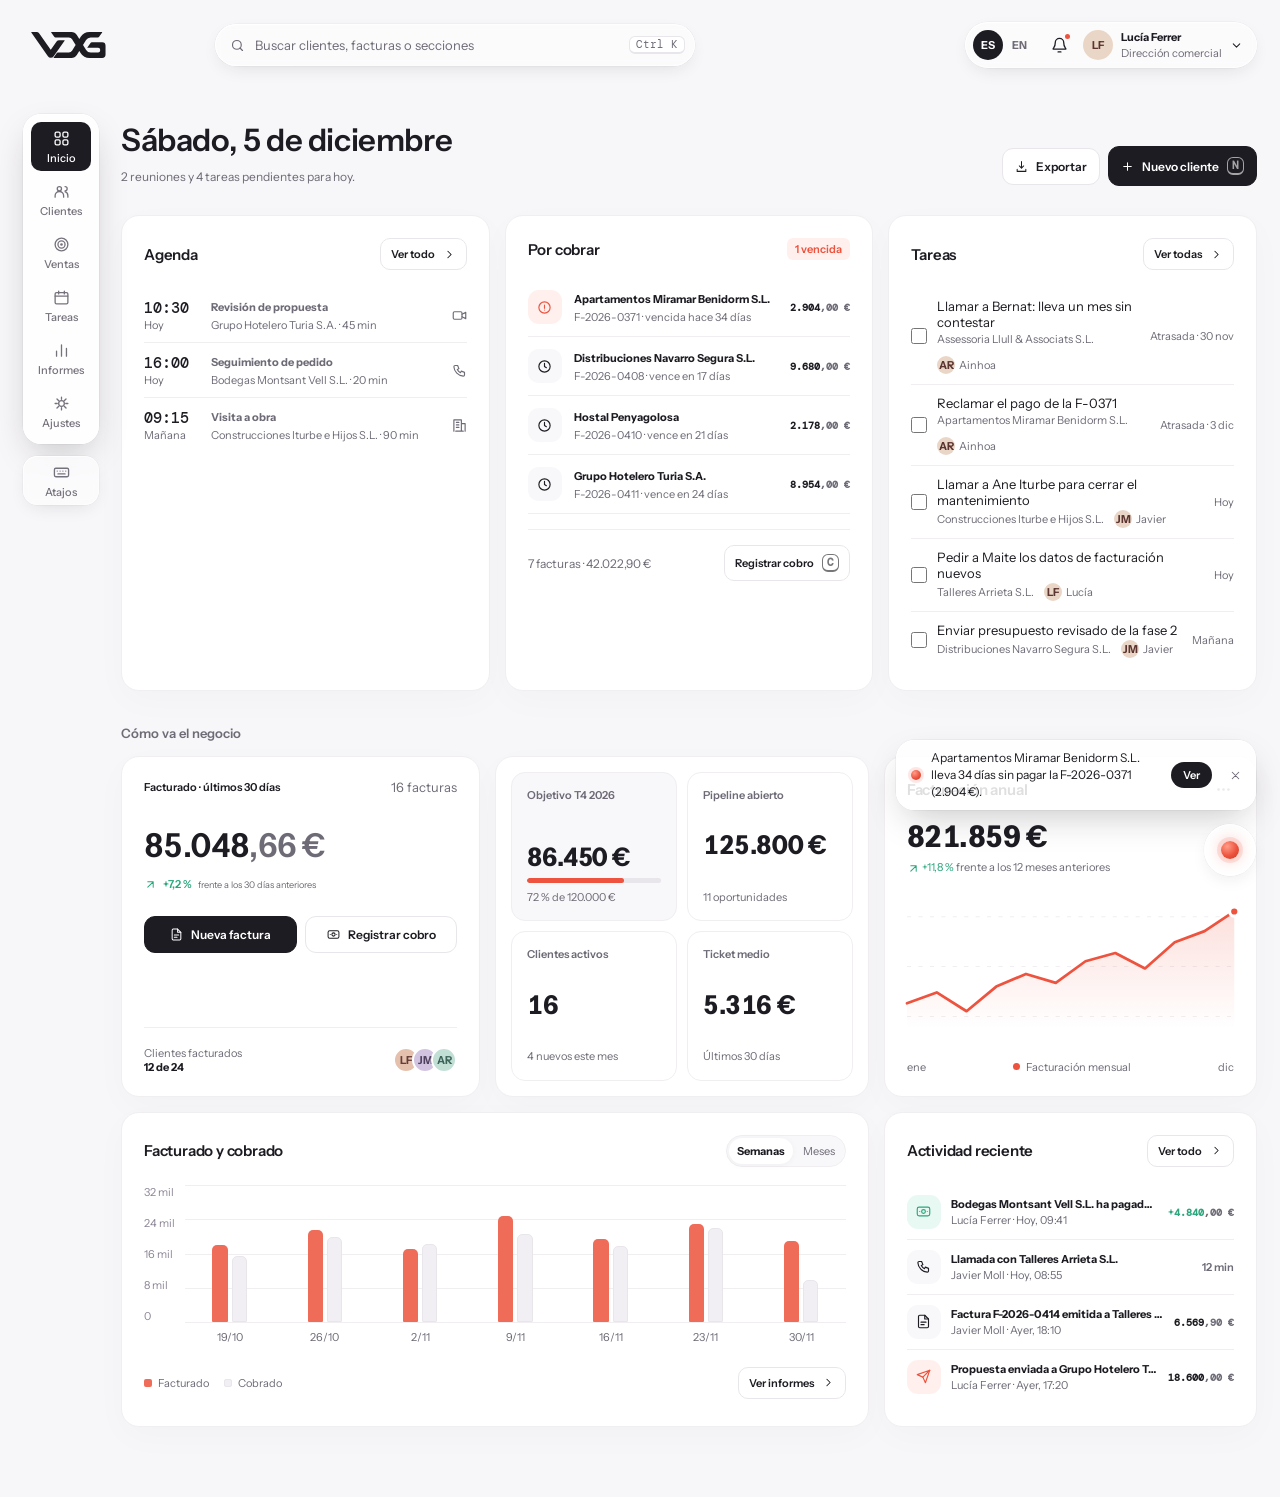
<file: V0.0.14-Plantilla/index.html>
<!doctype html>
<html lang="es">
<head>
  <meta charset="UTF-8">
  <meta name="viewport" content="width=device-width, initial-scale=1, viewport-fit=cover">
  <meta name="theme-color" content="#f7f6f8">
  <title>valentindg</title>
  <meta name="description" content="valentindg, CRM para equipos comerciales: clientes, ventas, facturas y tareas.">
  <meta property="og:type" content="website">
  <meta property="og:site_name" content="valentindg">
  <meta property="og:title" content="valentindg">
  <meta property="og:description" content="CRM para equipos comerciales: clientes, ventas, facturas y tareas.">
  <meta property="og:image" content="icons/og.png">
  <meta property="og:locale" content="es_ES">
  <meta name="twitter:card" content="summary_large_image">
  <link rel="icon" href="icons/favicon.svg" type="image/svg+xml">
  <link rel="icon" href="icons/favicon-32.png" sizes="32x32" type="image/png">
  <link rel="apple-touch-icon" href="icons/apple-touch-icon.png">
  <link rel="manifest" href="manifest.webmanifest">
  <link rel="preload" href="fonts/instrument-sans.woff2" as="font" type="font/woff2" crossorigin>
  <link rel="stylesheet" href="css/tokens.css">
  <link rel="stylesheet" href="css/styles.css">
  <script type="module" src="js/main.js"></script>
</head>
<body>
  <div id="app"></div>
  <div class="toast-area" id="toast-area" aria-live="polite"></div>
  <noscript>valentindg necesita JavaScript.</noscript>
</body>
</html>
</file>
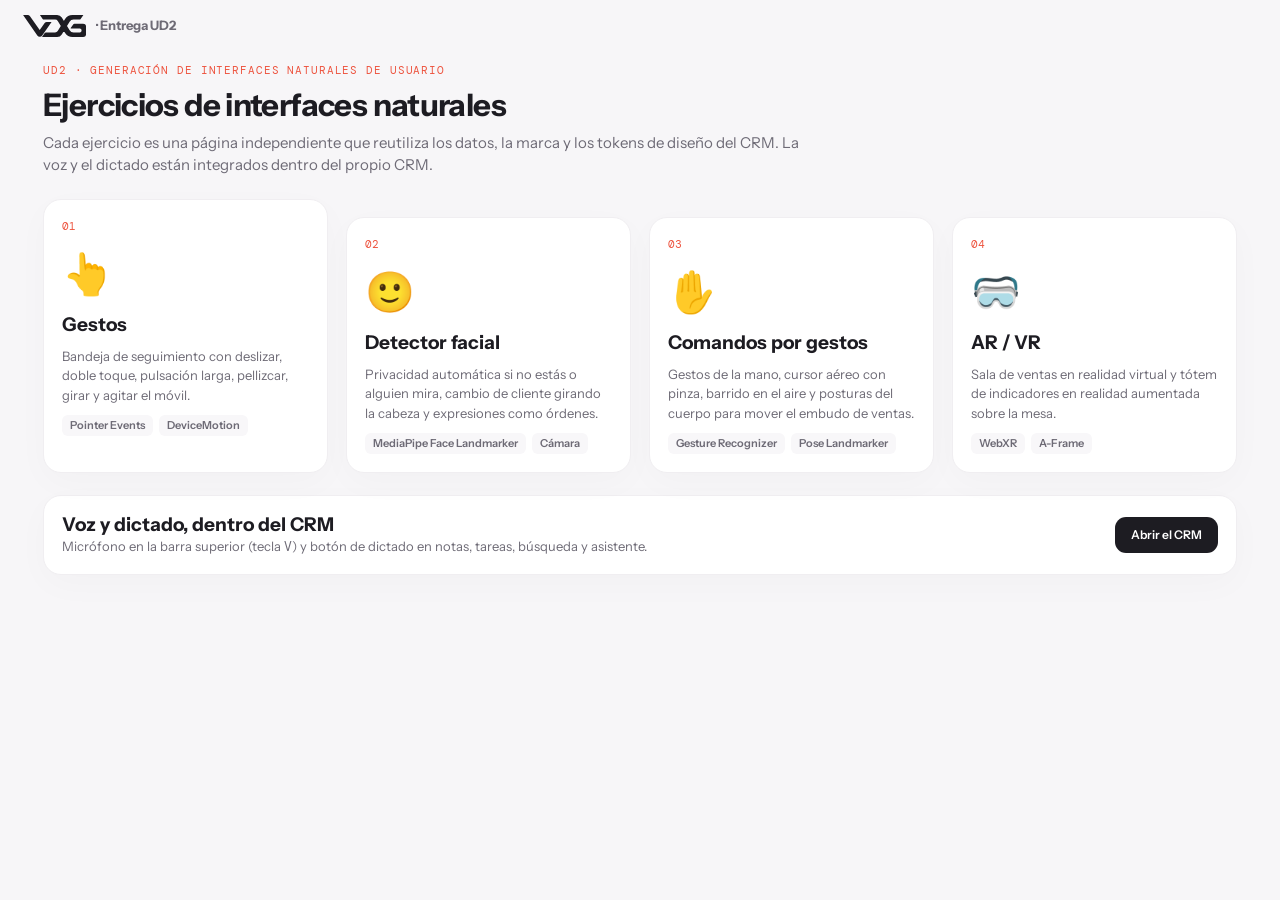
<file: Entrega UD2/Ejercicios/index.html>
<!doctype html>
<html lang="es">
<head>
  <meta charset="UTF-8">
  <meta name="viewport" content="width=device-width, initial-scale=1, viewport-fit=cover">
  <title>Interfaces naturales · UD2</title>
  <meta name="description" content="Ejercicios de la UD2 de Desarrollo de Interfaces: gestos, detector facial, comandos por gestos y realidad aumentada y virtual sobre el CRM valentindg.">
  <link rel="icon" href="../CRM/icons/favicon.svg" type="image/svg+xml">
  <link rel="stylesheet" href="shared/ejercicios.css">
  <style>
    .exercises { display: grid; grid-template-columns: repeat(auto-fit, minmax(260px, 1fr)); gap: var(--space-8); }
    .exercise { display: grid; gap: var(--space-5); align-content: start; text-decoration: none; transition: transform .2s var(--ease-ui), box-shadow .2s; }
    .exercise:hover { transform: translateY(-3px); box-shadow: var(--shadow-hover); }
    .exercise .num { font-family: var(--font-mono); color: var(--color-accent); font-size: var(--text-caption); }
    .exercise .emoji { font-size: 40px; }
    .exercise p { color: var(--color-text-muted); }
    .exercise .tags { display: flex; flex-wrap: wrap; gap: var(--space-3); }
    .crm-link { display: flex; align-items: center; justify-content: space-between; gap: var(--space-7); flex-wrap: wrap; margin-top: var(--space-9); }
  </style>
</head>
<body>
  <main class="ex-main">
    <div class="ex-head">
      <span class="eyebrow">UD2 · Generación de interfaces naturales de usuario</span>
      <h1>Ejercicios de interfaces naturales</h1>
      <p>Cada ejercicio es una página independiente que reutiliza los datos, la marca y los tokens de diseño del CRM. La voz y el dictado están integrados dentro del propio CRM.</p>
    </div>

    <div class="exercises">
      <a class="card exercise" href="01-gestos/index.html">
        <span class="num">01</span><span class="emoji" aria-hidden="true">👆</span>
        <h2>Gestos</h2>
        <p>Bandeja de seguimiento con deslizar, doble toque, pulsación larga, pellizcar, girar y agitar el móvil.</p>
        <div class="tags"><span class="tag">Pointer Events</span><span class="tag">DeviceMotion</span></div>
      </a>
      <a class="card exercise" href="02-detector-facial/index.html">
        <span class="num">02</span><span class="emoji" aria-hidden="true">🙂</span>
        <h2>Detector facial</h2>
        <p>Privacidad automática si no estás o alguien mira, cambio de cliente girando la cabeza y expresiones como órdenes.</p>
        <div class="tags"><span class="tag">MediaPipe Face Landmarker</span><span class="tag">Cámara</span></div>
      </a>
      <a class="card exercise" href="03-comandos-gestos/index.html">
        <span class="num">03</span><span class="emoji" aria-hidden="true">✋</span>
        <h2>Comandos por gestos</h2>
        <p>Gestos de la mano, cursor aéreo con pinza, barrido en el aire y posturas del cuerpo para mover el embudo de ventas.</p>
        <div class="tags"><span class="tag">Gesture Recognizer</span><span class="tag">Pose Landmarker</span></div>
      </a>
      <a class="card exercise" href="04-realidad-aumentada-vr/index.html">
        <span class="num">04</span><span class="emoji" aria-hidden="true">🥽</span>
        <h2>AR / VR</h2>
        <p>Sala de ventas en realidad virtual y tótem de indicadores en realidad aumentada sobre la mesa.</p>
        <div class="tags"><span class="tag">WebXR</span><span class="tag">A-Frame</span></div>
      </a>
    </div>

    <section class="card crm-link">
      <div>
        <h2>Voz y dictado, dentro del CRM</h2>
        <p class="muted">Micrófono en la barra superior (tecla <span class="mono">V</span>) y botón de dictado en notas, tareas, búsqueda y asistente.</p>
      </div>
      <a class="btn dark" href="../CRM/index.html">Abrir el CRM</a>
    </section>
  </main>
  <script type="module">
    import { applyTheme } from './shared/common.js';
    import { logo } from '../CRM/js/components/logo.js';
    applyTheme();
    const top = document.createElement('header');
    top.className = 'ex-top';
    top.innerHTML = `<a class="ex-brand" href="../index.html">${logo().replace('<svg', '<svg style="height:22px;width:auto"')}<span class="muted">· Entrega UD2</span></a>`;
    document.body.prepend(top);
  </script>
</body>
</html>
</file>
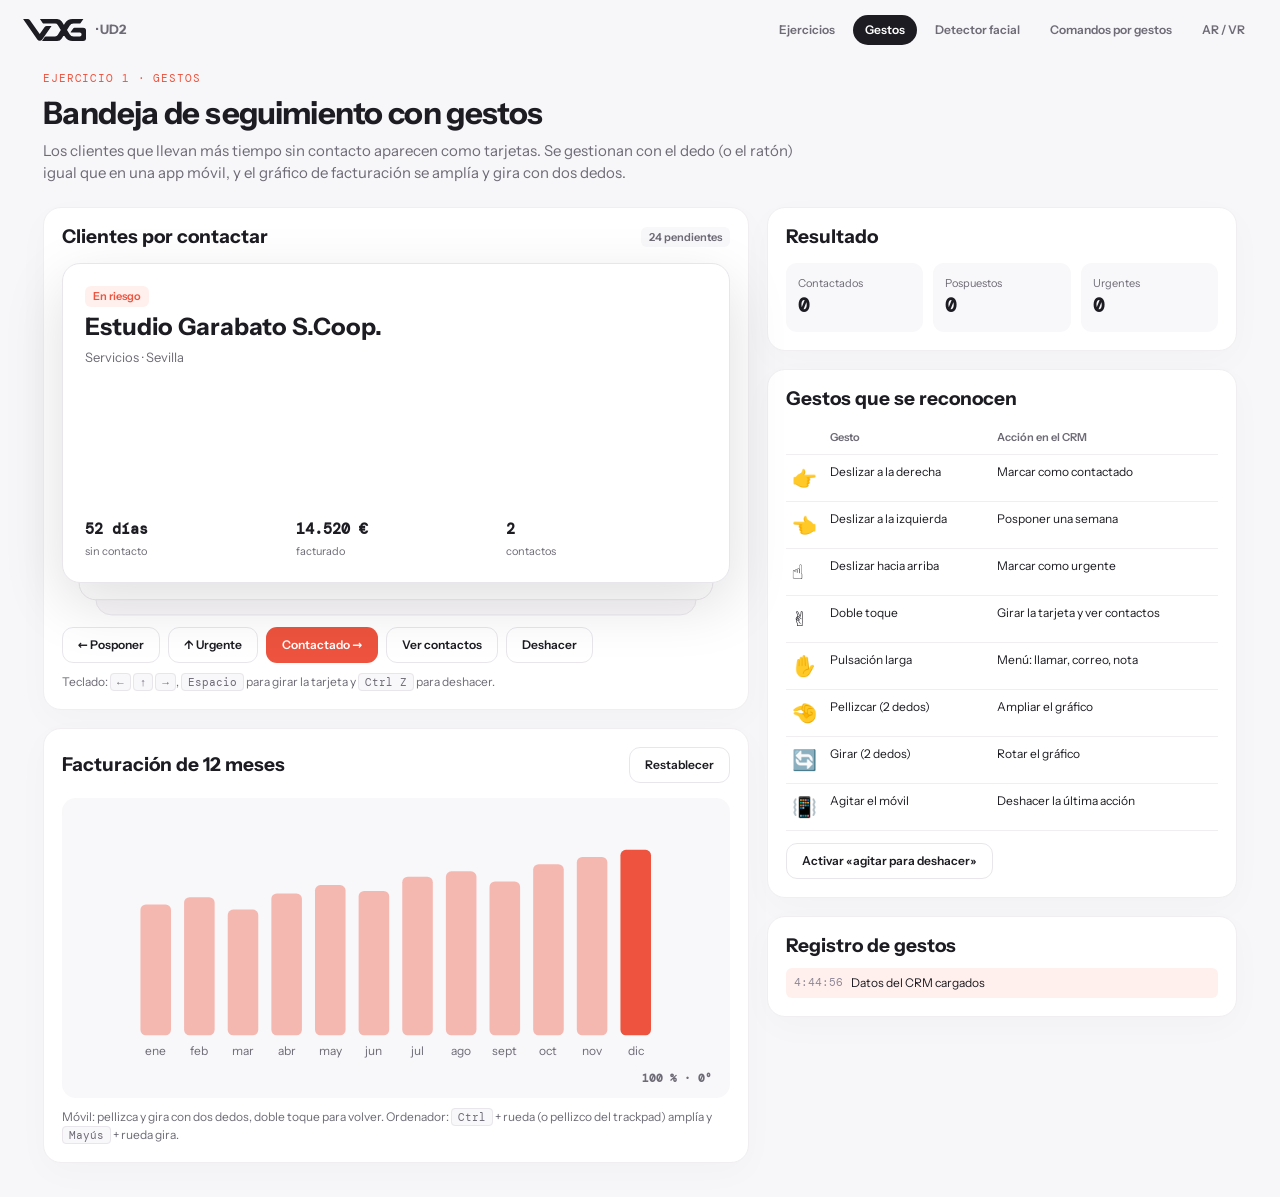
<file: Entrega UD2/Ejercicios/01-gestos/index.html>
<!doctype html>
<html lang="es">
<head>
  <meta charset="UTF-8">
  <meta name="viewport" content="width=device-width, initial-scale=1, viewport-fit=cover">
  <title>Gestos · UD2</title>
  <meta name="description" content="Ejercicio 1 de la UD2: gestos táctiles y de puntero (deslizar, tocar, doble toque, pulsación larga, pellizcar, girar y agitar) aplicados a la bandeja de seguimiento del CRM.">
  <link rel="icon" href="../../CRM/icons/favicon.svg" type="image/svg+xml">
  <link rel="stylesheet" href="../shared/ejercicios.css">
  <style>
    .tray { position: relative; height: 320px; margin: var(--space-4) 0 44px; }
    .client-card {
      position: absolute;
      inset: 0;
      display: grid;
      align-content: space-between;
      padding: var(--space-9);
      border: 1px solid var(--color-border-strong);
      border-radius: var(--radius-card);
      background: var(--color-surface);
      box-shadow: var(--shadow-menu);
      cursor: grab;
      user-select: none;
      transform-origin: 50% 120%;
      transition: transform .35s var(--ease-ui), opacity .35s;
    }
    .client-card.is-dragging { transition: none; cursor: grabbing; }
    .client-card.behind { transform: translateY(14px) scale(.95); pointer-events: none; box-shadow: none; }
    .client-card.behind > * { opacity: .55; }
    .client-card.behind-2 { transform: translateY(26px) scale(.9); pointer-events: none; box-shadow: none; background: var(--color-surface-alt); }
    .client-card.behind-2 > * { visibility: hidden; }
    .client-card h2 { font-size: 24px; margin: var(--space-3) 0; }
    .client-card .facts { display: grid; grid-template-columns: repeat(3, 1fr); gap: var(--space-5); }
    .client-card .facts strong { display: block; font-family: var(--font-mono); font-size: var(--text-h3); }
    .client-card .facts small { color: var(--color-text-muted); font-size: var(--text-caption); }
    .client-card .back { display: none; }
    .client-card.flipped .front { display: none; }
    .client-card.flipped .back { display: grid; gap: var(--space-5); }
    .stamp {
      position: absolute;
      top: var(--space-9);
      padding: var(--space-3) var(--space-6);
      border: 2px solid currentColor;
      border-radius: var(--radius-control);
      font-weight: 700;
      letter-spacing: .06em;
      text-transform: uppercase;
      opacity: 0;
    }
    .stamp.right { right: var(--space-9); color: var(--color-success); transform: rotate(8deg); }
    .stamp.left { left: var(--space-9); color: var(--color-text-muted); transform: rotate(-8deg); }
    .stamp.up { left: 50%; color: var(--color-accent); transform: translateX(-50%); }
    .tray-empty { display: grid; place-content: center; height: 100%; text-align: center; gap: var(--space-5); border: 2px dashed var(--color-border-strong); border-radius: var(--radius-card); }
    .counters { display: grid; grid-template-columns: repeat(3, 1fr); gap: var(--space-5); }
    .context-menu {
      position: fixed;
      z-index: 40;
      display: grid;
      min-width: 200px;
      padding: var(--space-3);
      border-radius: var(--radius-control);
      background: var(--color-surface);
      border: 1px solid var(--color-border-strong);
      box-shadow: var(--shadow-menu);
    }
    .context-menu button { padding: var(--space-5) var(--space-6); border: 0; border-radius: var(--radius-tag); background: transparent; color: var(--color-text); text-align: left; cursor: pointer; }
    .context-menu button:hover, .context-menu button:focus-visible { background: var(--color-surface-hover); }
    .zoom-area { position: relative; height: 300px; overflow: hidden; border-radius: var(--radius-tile); background: var(--color-surface-alt); }
    .zoom-area svg { position: absolute; inset: 0; margin: auto; width: 88%; height: 80%; transform-origin: center; transition: transform .08s linear; }
    .zoom-readout { position: absolute; right: var(--space-5); bottom: var(--space-5); }
    kbd { padding: 1px 6px; border-radius: 4px; border: 1px solid var(--color-border-strong); background: var(--color-surface-alt); font-family: var(--font-mono); font-size: var(--text-caption); }
  </style>
</head>
<body>
  <main class="ex-main">
    <div class="ex-head">
      <span class="eyebrow">Ejercicio 1 · Gestos</span>
      <h1>Bandeja de seguimiento con gestos</h1>
      <p>Los clientes que llevan más tiempo sin contacto aparecen como tarjetas. Se gestionan con el dedo (o el ratón) igual que en una app móvil, y el gráfico de facturación se amplía y gira con dos dedos.</p>
    </div>

    <div class="grid-2">
      <div>
        <section class="card" aria-labelledby="tray-title">
          <div class="card-head">
            <h2 id="tray-title">Clientes por contactar</h2>
            <span class="tag" id="remaining">—</span>
          </div>
          <div class="tray" id="tray" aria-live="polite"></div>
          <div class="btn-row" aria-label="Alternativa con botones y teclado">
            <button class="btn" data-do="left">← Posponer</button>
            <button class="btn" data-do="up">↑ Urgente</button>
            <button class="btn accent" data-do="right">Contactado →</button>
            <button class="btn" data-do="flip">Ver contactos</button>
            <button class="btn" data-do="undo">Deshacer</button>
          </div>
          <p class="muted" style="margin-top:var(--space-5);font-size:var(--text-small)">Teclado: <kbd>←</kbd> <kbd>↑</kbd> <kbd>→</kbd>, <kbd>Espacio</kbd> para girar la tarjeta y <kbd>Ctrl Z</kbd> para deshacer.</p>
        </section>

        <section class="card" aria-labelledby="chart-title">
          <div class="card-head">
            <h2 id="chart-title">Facturación de 12 meses</h2>
            <button class="btn" id="reset-zoom">Restablecer</button>
          </div>
          <div class="zoom-area" id="zoom-area" aria-label="Gráfico: pellizca para ampliar y gira con dos dedos">
            <svg id="chart" viewBox="0 0 480 220" role="img" aria-label="Facturación de los últimos 12 meses"></svg>
            <span class="tag zoom-readout mono" id="zoom-readout">100 % · 0°</span>
          </div>
          <p class="muted" style="margin-top:var(--space-5);font-size:var(--text-small)">Móvil: pellizca y gira con dos dedos, doble toque para volver. Ordenador: <kbd>Ctrl</kbd> + rueda (o pellizco del trackpad) amplía y <kbd>Mayús</kbd> + rueda gira.</p>
        </section>
      </div>

      <aside>
        <section class="card">
          <h2 style="margin-bottom:var(--space-7)">Resultado</h2>
          <div class="counters">
            <div class="metric"><small>Contactados</small><strong id="count-right">0</strong></div>
            <div class="metric"><small>Pospuestos</small><strong id="count-left">0</strong></div>
            <div class="metric"><small>Urgentes</small><strong id="count-up">0</strong></div>
          </div>
        </section>
        <section class="card">
          <h2 style="margin-bottom:var(--space-5)">Gestos que se reconocen</h2>
          <table class="commands">
            <thead><tr><th></th><th>Gesto</th><th>Acción en el CRM</th></tr></thead>
            <tbody id="gesture-table">
              <tr data-gesture="swipe-right"><td>👉</td><td>Deslizar a la derecha</td><td>Marcar como contactado</td></tr>
              <tr data-gesture="swipe-left"><td>👈</td><td>Deslizar a la izquierda</td><td>Posponer una semana</td></tr>
              <tr data-gesture="swipe-up"><td>☝️</td><td>Deslizar hacia arriba</td><td>Marcar como urgente</td></tr>
              <tr data-gesture="doubletap"><td>✌️</td><td>Doble toque</td><td>Girar la tarjeta y ver contactos</td></tr>
              <tr data-gesture="longpress"><td>✋</td><td>Pulsación larga</td><td>Menú: llamar, correo, nota</td></tr>
              <tr data-gesture="pinch"><td>🤏</td><td>Pellizcar (2 dedos)</td><td>Ampliar el gráfico</td></tr>
              <tr data-gesture="rotate"><td>🔄</td><td>Girar (2 dedos)</td><td>Rotar el gráfico</td></tr>
              <tr data-gesture="shake"><td>📳</td><td>Agitar el móvil</td><td>Deshacer la última acción</td></tr>
            </tbody>
          </table>
          <div class="btn-row" style="margin-top:var(--space-6)">
            <button class="btn" id="shake-btn">Activar «agitar para deshacer»</button>
          </div>
        </section>
        <section class="card">
          <h2 style="margin-bottom:var(--space-5)">Registro de gestos</h2>
          <ol class="log" id="log"></ol>
        </section>
      </aside>
    </div>
  </main>
  <script type="module" src="gestos.js"></script>
</body>
</html>
</file>
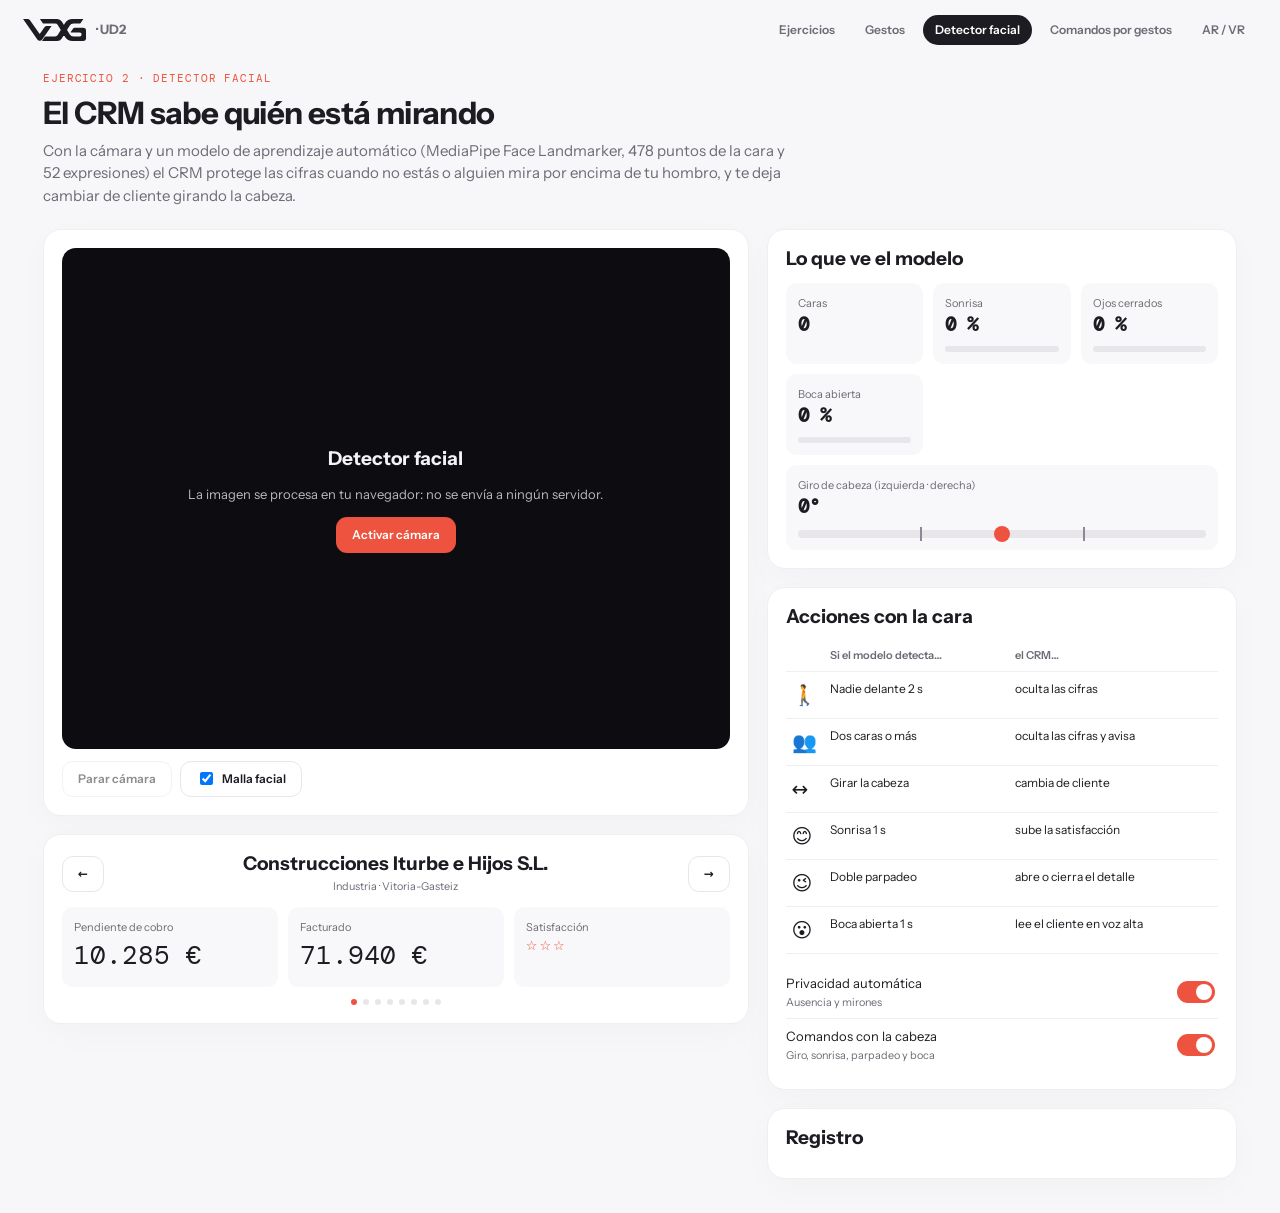
<file: Entrega UD2/Ejercicios/02-detector-facial/index.html>
<!doctype html>
<html lang="es">
<head>
  <meta charset="UTF-8">
  <meta name="viewport" content="width=device-width, initial-scale=1, viewport-fit=cover">
  <title>Detector facial · UD2</title>
  <meta name="description" content="Ejercicio 2 de la UD2: detector facial con MediaPipe Face Landmarker. Privacidad automática, navegación con la cabeza y expresiones como comandos.">
  <link rel="icon" href="../../CRM/icons/favicon.svg" type="image/svg+xml">
  <link rel="stylesheet" href="../shared/ejercicios.css">
  <style>
    .crm-screen { position: relative; display: grid; gap: var(--space-6); }
    .crm-screen .amount { font-family: var(--font-mono); font-size: var(--text-figure); transition: filter .3s; }
    .crm-screen.is-private .amount, .crm-screen.is-private .sensitive { filter: blur(9px); }
    .privacy-banner { display: none; align-items: center; gap: var(--space-4); padding: var(--space-5) var(--space-6); border-radius: var(--radius-control); background: var(--color-accent-soft); color: var(--color-accent); font-weight: 600; }
    .crm-screen.is-private .privacy-banner { display: flex; }
    .client-nav { display: flex; align-items: center; justify-content: space-between; gap: var(--space-5); }
    .client-nav h3 { font-size: var(--text-h2); }
    .stars { color: var(--color-accent); letter-spacing: 2px; }
    .detail { display: none; padding: var(--space-6); border-radius: var(--radius-control); background: var(--color-surface-alt); }
    .crm-screen.show-detail .detail { display: block; }
    .dots { display: flex; gap: 6px; justify-content: center; }
    .dots i { width: 6px; height: 6px; border-radius: 50%; background: var(--color-border-strong); }
    .dots i.on { background: var(--color-accent); }
    .head-gauge { position: relative; height: 8px; border-radius: 4px; background: var(--color-border-strong); margin-top: var(--space-4); }
    .head-gauge i { position: absolute; top: -4px; width: 16px; height: 16px; margin-left: -8px; border-radius: 50%; background: var(--color-accent); left: 50%; transition: left .1s linear; }
    .head-gauge::before, .head-gauge::after { content: ""; position: absolute; top: -3px; width: 2px; height: 14px; background: var(--color-text-subtle); }
    .head-gauge::before { left: 30%; }
    .head-gauge::after { left: 70%; }
  </style>
</head>
<body>
  <main class="ex-main">
    <div class="ex-head">
      <span class="eyebrow">Ejercicio 2 · Detector facial</span>
      <h1>El CRM sabe quién está mirando</h1>
      <p>Con la cámara y un modelo de aprendizaje automático (MediaPipe Face Landmarker, 478 puntos de la cara y 52 expresiones) el CRM protege las cifras cuando no estás o alguien mira por encima de tu hombro, y te deja cambiar de cliente girando la cabeza.</p>
    </div>

    <div class="grid-2">
      <div>
        <section class="card">
          <div class="stage mirror" id="stage">
            <video id="video" playsinline muted></video>
            <canvas id="overlay"></canvas>
            <span class="stage-badge" id="fps" hidden>— fps</span>
            <div class="stage-msg" id="stage-msg">
              <strong style="font-size:var(--text-h2)">Detector facial</strong>
              <span style="opacity:.75">La imagen se procesa en tu navegador: no se envía a ningún servidor.</span>
              <div><button class="btn accent" id="start">Activar cámara</button></div>
            </div>
          </div>
          <div class="btn-row" style="margin-top:var(--space-6)">
            <button class="btn" id="stop" disabled>Parar cámara</button>
            <label class="btn"><input type="checkbox" id="mesh" checked> Malla facial</label>
          </div>
        </section>

        <section class="card">
          <div class="crm-screen" id="screen" aria-live="polite">
            <div class="privacy-banner" id="privacy-banner">🔒 <span id="privacy-reason">Cifras ocultas</span></div>
            <div class="client-nav">
              <button class="btn" id="prev" aria-label="Cliente anterior">←</button>
              <div style="text-align:center">
                <h3 id="client-name">—</h3>
                <small class="muted" id="client-meta">—</small>
              </div>
              <button class="btn" id="next" aria-label="Cliente siguiente">→</button>
            </div>
            <div class="metrics">
              <div class="metric"><small>Pendiente de cobro</small><span class="amount" id="client-pending">—</span></div>
              <div class="metric"><small>Facturado</small><span class="amount" id="client-billed">—</span></div>
              <div class="metric"><small>Satisfacción</small><span class="stars" id="client-stars">☆☆☆</span></div>
            </div>
            <div class="detail sensitive" id="detail"></div>
            <div class="dots" id="dots"></div>
          </div>
        </section>
      </div>

      <aside>
        <section class="card">
          <h2 style="margin-bottom:var(--space-6)">Lo que ve el modelo</h2>
          <div class="metrics">
            <div class="metric"><small>Caras</small><strong id="m-faces">0</strong></div>
            <div class="metric"><small>Sonrisa</small><strong id="m-smile">0 %</strong><div class="meter green"><i id="b-smile"></i></div></div>
            <div class="metric"><small>Ojos cerrados</small><strong id="m-blink">0 %</strong><div class="meter"><i id="b-blink"></i></div></div>
            <div class="metric"><small>Boca abierta</small><strong id="m-jaw">0 %</strong><div class="meter"><i id="b-jaw"></i></div></div>
          </div>
          <div class="metric" style="margin-top:var(--space-5)">
            <small>Giro de cabeza (izquierda · derecha)</small><strong id="m-yaw">0°</strong>
            <div class="head-gauge"><i id="g-yaw"></i></div>
          </div>
        </section>

        <section class="card">
          <h2 style="margin-bottom:var(--space-5)">Acciones con la cara</h2>
          <table class="commands">
            <thead><tr><th></th><th>Si el modelo detecta…</th><th>el CRM…</th></tr></thead>
            <tbody>
              <tr data-rule="away"><td>🚶</td><td>Nadie delante 2 s</td><td>oculta las cifras</td></tr>
              <tr data-rule="crowd"><td>👥</td><td>Dos caras o más</td><td>oculta las cifras y avisa</td></tr>
              <tr data-rule="turn"><td>↔️</td><td>Girar la cabeza</td><td>cambia de cliente</td></tr>
              <tr data-rule="smile"><td>😊</td><td>Sonrisa 1 s</td><td>sube la satisfacción</td></tr>
              <tr data-rule="blink"><td>😉</td><td>Doble parpadeo</td><td>abre o cierra el detalle</td></tr>
              <tr data-rule="jaw"><td>😮</td><td>Boca abierta 1 s</td><td>lee el cliente en voz alta</td></tr>
            </tbody>
          </table>
          <div style="margin-top:var(--space-6)">
            <div class="switch-row"><span>Privacidad automática<small>Ausencia y mirones</small></span><input type="checkbox" class="switch" id="opt-privacy" checked aria-label="Privacidad automática"></div>
            <div class="switch-row"><span>Comandos con la cabeza<small>Giro, sonrisa, parpadeo y boca</small></span><input type="checkbox" class="switch" id="opt-commands" checked aria-label="Comandos con la cabeza"></div>
          </div>
        </section>

        <section class="card">
          <h2 style="margin-bottom:var(--space-5)">Registro</h2>
          <ol class="log" id="log"></ol>
        </section>
      </aside>
    </div>
  </main>
  <script type="module" src="facial.js"></script>
</body>
</html>
</file>
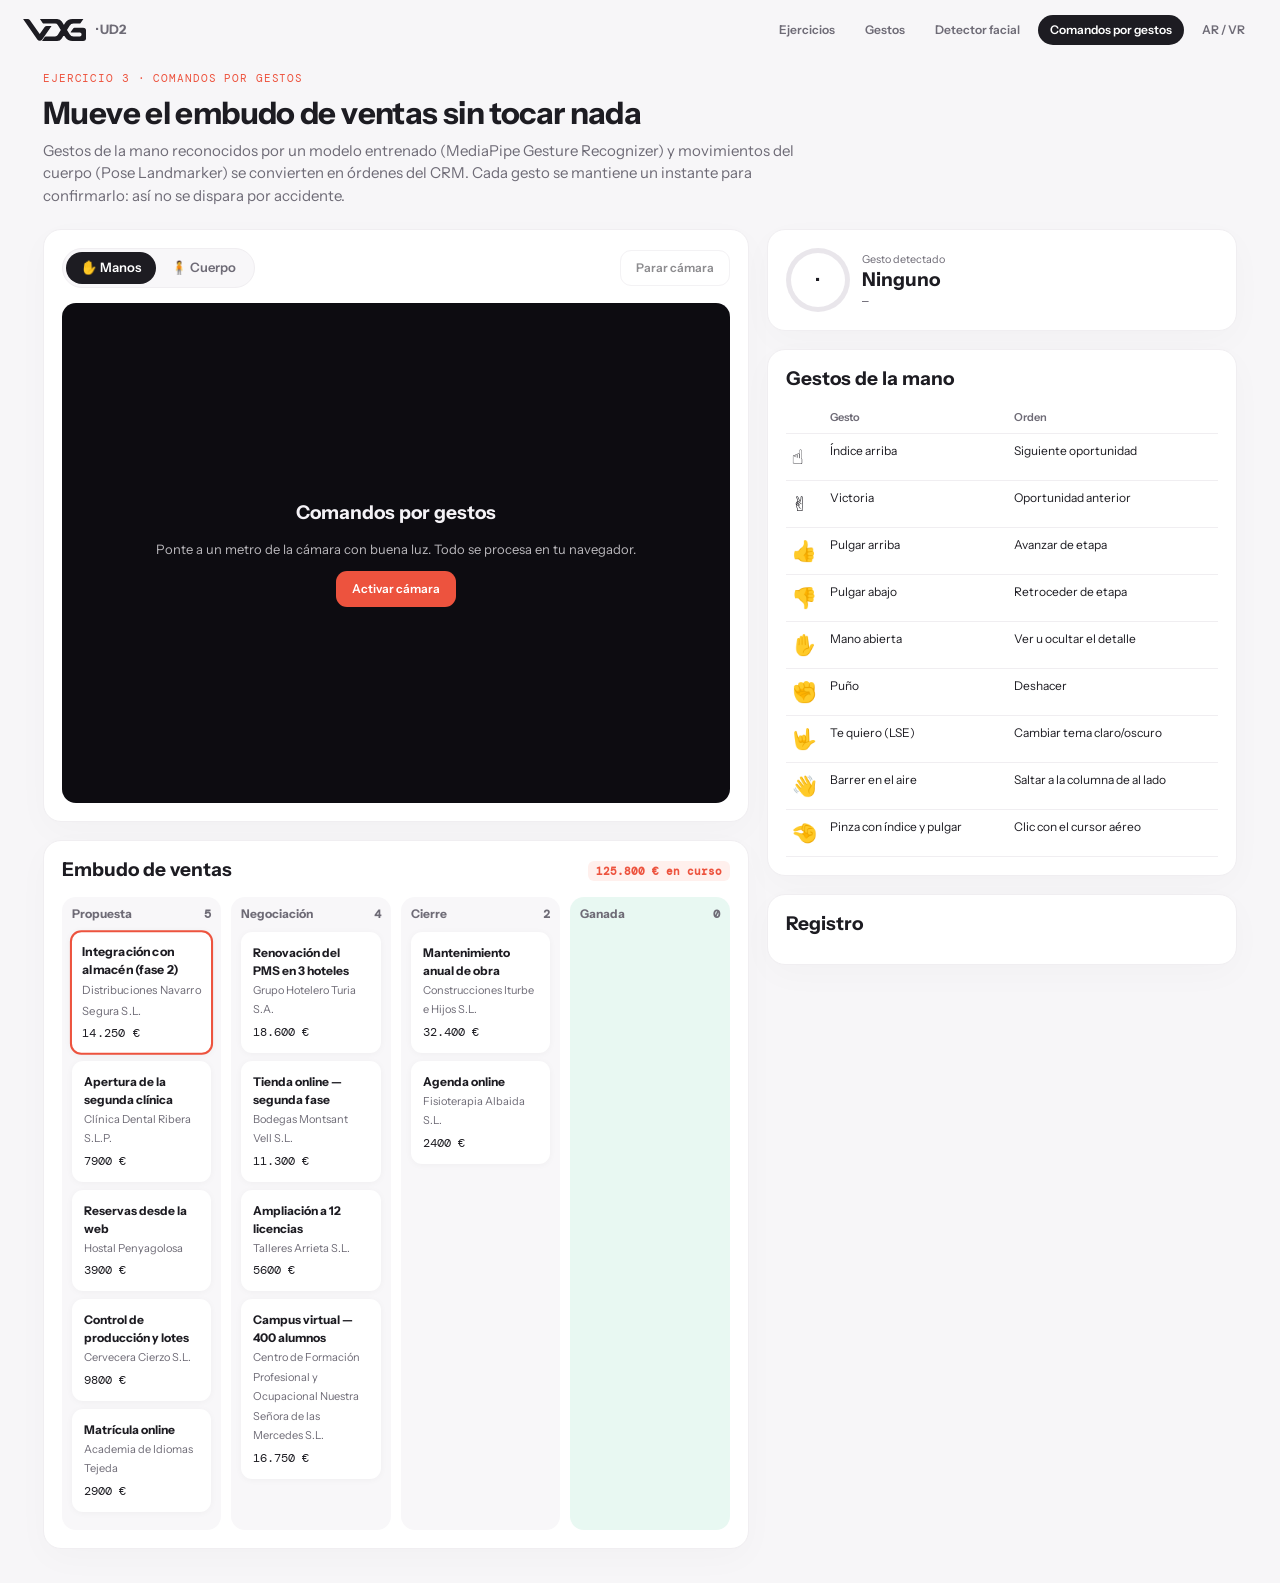
<file: Entrega UD2/Ejercicios/03-comandos-gestos/index.html>
<!doctype html>
<html lang="es">
<head>
  <meta charset="UTF-8">
  <meta name="viewport" content="width=device-width, initial-scale=1, viewport-fit=cover">
  <title>Comandos por gestos · UD2</title>
  <meta name="description" content="Ejercicio 3 de la UD2: comandos con gestos de la mano (MediaPipe Gesture Recognizer) y con movimientos del cuerpo (Pose Landmarker) para mover oportunidades por el embudo de ventas.">
  <link rel="icon" href="../../CRM/icons/favicon.svg" type="image/svg+xml">
  <link rel="stylesheet" href="../shared/ejercicios.css">
  <style>
    .mode { display: inline-flex; padding: 3px; border-radius: var(--radius-pill); background: var(--color-surface-alt); border: 1px solid var(--color-border); }
    .mode button { border: 0; padding: var(--space-3) var(--space-7); border-radius: var(--radius-pill); background: transparent; color: var(--color-text-muted); font-weight: 600; cursor: pointer; }
    .mode button[aria-pressed="true"] { background: var(--color-text); color: var(--color-surface); }
    .now { display: flex; align-items: center; gap: var(--space-6); }
    .ring { --p: 0; position: relative; flex: none; width: 64px; height: 64px; border-radius: 50%; display: grid; place-items: center; font-size: 30px;
      background: conic-gradient(var(--color-accent) calc(var(--p) * 1turn), var(--color-border-strong) 0); }
    .ring::before { content: ""; position: absolute; inset: 5px; border-radius: 50%; background: var(--color-surface); }
    .ring span { position: relative; }
    .board { position: relative; display: grid; grid-template-columns: repeat(4, minmax(0, 1fr)); gap: var(--space-5); }
    @media (max-width: 620px) { .board { grid-template-columns: repeat(2, minmax(0, 1fr)); } }
    .column { min-height: 180px; padding: var(--space-5); border-radius: var(--radius-tile); background: var(--color-surface-alt); }
    .column h3 { display: flex; justify-content: space-between; margin-bottom: var(--space-5); font-size: var(--text-small); color: var(--color-text-muted); }
    .column.won { background: var(--color-success-soft); }
    .deal { display: block; width: 100%; margin-bottom: var(--space-4); padding: var(--space-5); border: 2px solid transparent; border-radius: var(--radius-control); background: var(--color-surface); color: var(--color-text); text-align: left; cursor: pointer; box-shadow: var(--shadow-selected); transition: border-color .2s, transform .2s var(--ease-ui); }
    .deal strong { display: block; font-size: var(--text-small); }
    .deal small { color: var(--color-text-muted); font-size: var(--text-caption); }
    .deal .mono { display: block; margin-top: var(--space-2); font-size: var(--text-small); }
    .deal.selected { border-color: var(--color-accent); transform: scale(1.03); }
    .deal-detail { margin-top: var(--space-6); }
    .deal-detail[hidden] { display: none; }
    .air-cursor { position: absolute; z-index: 5; width: 26px; height: 26px; margin: -13px 0 0 -13px; border: 3px solid var(--color-accent); border-radius: 50%; pointer-events: none; transition: transform .1s; }
    .air-cursor.pinch { transform: scale(.6); background: var(--color-accent); }
    .air-cursor[hidden] { display: none; }
    .panel-mode[hidden] { display: none; }
  </style>
</head>
<body>
  <main class="ex-main">
    <div class="ex-head">
      <span class="eyebrow">Ejercicio 3 · Comandos por gestos</span>
      <h1>Mueve el embudo de ventas sin tocar nada</h1>
      <p>Gestos de la mano reconocidos por un modelo entrenado (MediaPipe Gesture Recognizer) y movimientos del cuerpo (Pose Landmarker) se convierten en órdenes del CRM. Cada gesto se mantiene un instante para confirmarlo: así no se dispara por accidente.</p>
    </div>

    <div class="grid-2">
      <div>
        <section class="card">
          <div class="card-head">
            <div class="mode" role="group" aria-label="Qué se detecta">
              <button aria-pressed="true" data-mode="hands">✋ Manos</button>
              <button aria-pressed="false" data-mode="body">🧍 Cuerpo</button>
            </div>
            <button class="btn" id="stop" disabled>Parar cámara</button>
          </div>
          <div class="stage mirror">
            <video id="video" playsinline muted></video>
            <canvas id="overlay"></canvas>
            <span class="stage-badge" id="fps" hidden>— fps</span>
            <div class="stage-msg" id="stage-msg">
              <strong style="font-size:var(--text-h2)">Comandos por gestos</strong>
              <span style="opacity:.75">Ponte a un metro de la cámara con buena luz. Todo se procesa en tu navegador.</span>
              <div><button class="btn accent" id="start">Activar cámara</button></div>
            </div>
          </div>
        </section>

        <section class="card">
          <div class="card-head">
            <h2>Embudo de ventas</h2>
            <span class="tag accent mono" id="pipeline-total">—</span>
          </div>
          <div class="board" id="board">
            <span class="air-cursor" id="air-cursor" hidden></span>
          </div>
          <div class="note deal-detail" id="deal-detail" hidden></div>
        </section>
      </div>

      <aside>
        <section class="card">
          <div class="now">
            <div class="ring" id="ring"><span id="now-emoji">·</span></div>
            <div>
              <small class="muted">Gesto detectado</small>
              <h2 id="now-label">Ninguno</h2>
              <small class="muted mono" id="now-score">—</small>
            </div>
          </div>
        </section>

        <section class="card panel-mode" data-panel="hands">
          <h2 style="margin-bottom:var(--space-5)">Gestos de la mano</h2>
          <table class="commands">
            <thead><tr><th></th><th>Gesto</th><th>Orden</th></tr></thead>
            <tbody>
              <tr data-cmd="Pointing_Up"><td>☝️</td><td>Índice arriba</td><td>Siguiente oportunidad</td></tr>
              <tr data-cmd="Victory"><td>✌️</td><td>Victoria</td><td>Oportunidad anterior</td></tr>
              <tr data-cmd="Thumb_Up"><td>👍</td><td>Pulgar arriba</td><td>Avanzar de etapa</td></tr>
              <tr data-cmd="Thumb_Down"><td>👎</td><td>Pulgar abajo</td><td>Retroceder de etapa</td></tr>
              <tr data-cmd="Open_Palm"><td>✋</td><td>Mano abierta</td><td>Ver u ocultar el detalle</td></tr>
              <tr data-cmd="Closed_Fist"><td>✊</td><td>Puño</td><td>Deshacer</td></tr>
              <tr data-cmd="ILoveYou"><td>🤟</td><td>Te quiero (LSE)</td><td>Cambiar tema claro/oscuro</td></tr>
              <tr data-cmd="swipe"><td>👋</td><td>Barrer en el aire</td><td>Saltar a la columna de al lado</td></tr>
              <tr data-cmd="pinch"><td>🤏</td><td>Pinza con índice y pulgar</td><td>Clic con el cursor aéreo</td></tr>
            </tbody>
          </table>
        </section>

        <section class="card panel-mode" data-panel="body" hidden>
          <h2 style="margin-bottom:var(--space-5)">Movimientos del cuerpo</h2>
          <table class="commands">
            <thead><tr><th></th><th>Movimiento</th><th>Orden</th></tr></thead>
            <tbody>
              <tr data-cmd="right_up"><td>🙋</td><td>Levantar el brazo derecho</td><td>Siguiente oportunidad</td></tr>
              <tr data-cmd="left_up"><td>🙋‍♂️</td><td>Levantar el brazo izquierdo</td><td>Oportunidad anterior</td></tr>
              <tr data-cmd="both_up"><td>🙌</td><td>Los dos brazos por encima de la cabeza</td><td>¡Venta ganada!</td></tr>
              <tr data-cmd="t_pose"><td>🧍</td><td>Brazos en cruz</td><td>Deshacer</td></tr>
              <tr data-cmd="lean"><td>↔️</td><td>Inclinarse a un lado</td><td>Avanzar o retroceder etapa</td></tr>
            </tbody>
          </table>
        </section>

        <section class="card">
          <h2 style="margin-bottom:var(--space-5)">Registro</h2>
          <ol class="log" id="log"></ol>
        </section>
      </aside>
    </div>
  </main>
  <script type="module" src="comandos.js"></script>
</body>
</html>
</file>
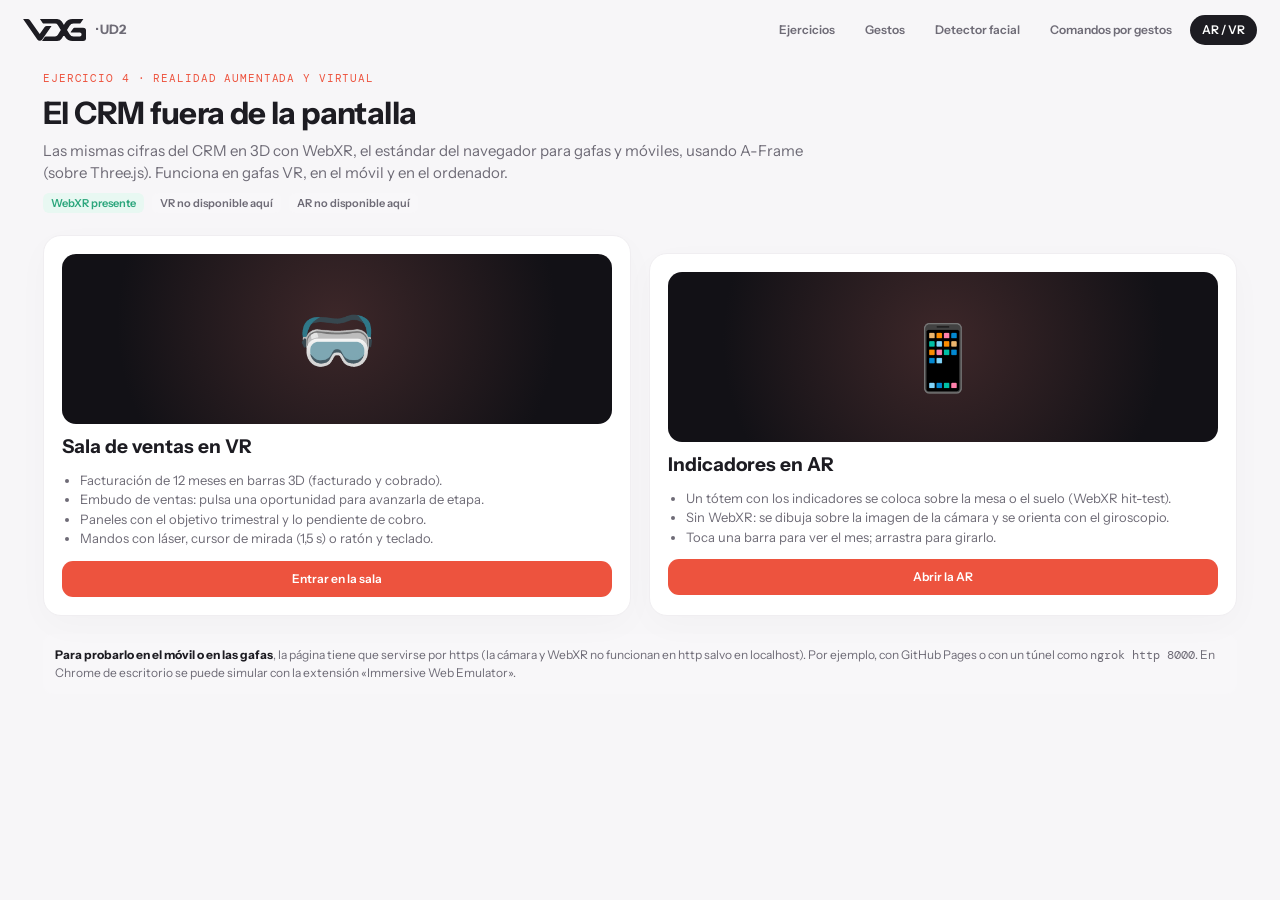
<file: Entrega UD2/Ejercicios/04-realidad-aumentada-vr/index.html>
<!doctype html>
<html lang="es">
<head>
  <meta charset="UTF-8">
  <meta name="viewport" content="width=device-width, initial-scale=1, viewport-fit=cover">
  <title>AR y VR · UD2</title>
  <meta name="description" content="Ejercicio 4 de la UD2: realidad virtual y realidad aumentada con WebXR y A-Frame sobre los datos del CRM.">
  <link rel="icon" href="../../CRM/icons/favicon.svg" type="image/svg+xml">
  <link rel="stylesheet" href="../shared/ejercicios.css">
  <style>
    .choices { display: grid; grid-template-columns: repeat(auto-fit, minmax(300px, 1fr)); gap: var(--space-8); }
    .choice { display: grid; gap: var(--space-6); align-content: start; text-decoration: none; transition: transform .2s var(--ease-ui), box-shadow .2s; }
    .choice:hover { transform: translateY(-3px); box-shadow: var(--shadow-hover); }
    .choice .art { display: grid; place-items: center; height: 170px; border-radius: var(--radius-tile); background: radial-gradient(circle at 50% 40%, #3d2729, #121116 75%); font-size: 64px; }
    .choice ul { margin: 0; padding-left: 18px; color: var(--color-text-muted); }
    .support { display: flex; flex-wrap: wrap; gap: var(--space-4); }
  </style>
</head>
<body>
  <main class="ex-main">
    <div class="ex-head">
      <span class="eyebrow">Ejercicio 4 · Realidad aumentada y virtual</span>
      <h1>El CRM fuera de la pantalla</h1>
      <p>Las mismas cifras del CRM en 3D con WebXR, el estándar del navegador para gafas y móviles, usando A-Frame (sobre Three.js). Funciona en gafas VR, en el móvil y en el ordenador.</p>
      <div class="support" id="support"><span class="tag">Comprobando WebXR…</span></div>
    </div>

    <div class="choices">
      <a class="card choice" href="vr.html">
        <div class="art" aria-hidden="true">🥽</div>
        <h2>Sala de ventas en VR</h2>
        <ul>
          <li>Facturación de 12 meses en barras 3D (facturado y cobrado).</li>
          <li>Embudo de ventas: pulsa una oportunidad para avanzarla de etapa.</li>
          <li>Paneles con el objetivo trimestral y lo pendiente de cobro.</li>
          <li>Mandos con láser, cursor de mirada (1,5 s) o ratón y teclado.</li>
        </ul>
        <span class="btn accent">Entrar en la sala</span>
      </a>
      <a class="card choice" href="ar.html">
        <div class="art" aria-hidden="true">📱</div>
        <h2>Indicadores en AR</h2>
        <ul>
          <li>Un tótem con los indicadores se coloca sobre la mesa o el suelo (WebXR hit-test).</li>
          <li>Sin WebXR: se dibuja sobre la imagen de la cámara y se orienta con el giroscopio.</li>
          <li>Toca una barra para ver el mes; arrastra para girarlo.</li>
        </ul>
        <span class="btn accent">Abrir la AR</span>
      </a>
    </div>

    <p class="note" style="margin-top:var(--space-8)"><strong>Para probarlo en el móvil o en las gafas</strong>, la página tiene que servirse por https (la cámara y WebXR no funcionan en http salvo en localhost). Por ejemplo, con GitHub Pages o con un túnel como <span class="mono">ngrok http 8000</span>. En Chrome de escritorio se puede simular con la extensión «Immersive Web Emulator».</p>
  </main>
  <script type="module">
    import { header } from '../shared/common.js';
    header('arvr');
    const box = document.querySelector('#support');
    const check = async mode => (await navigator.xr?.isSessionSupported?.(mode).catch(() => false)) ? `<span class="tag green">${mode === 'immersive-vr' ? 'VR' : 'AR'} disponible</span>` : `<span class="tag">${mode === 'immersive-vr' ? 'VR' : 'AR'} no disponible aquí</span>`;
    Promise.all([check('immersive-vr'), check('immersive-ar')]).then(tags => {
      box.innerHTML = `${navigator.xr ? '<span class="tag green">WebXR presente</span>' : '<span class="tag">Sin WebXR: modo ventana 3D</span>'}${tags.join('')}`;
    });
  </script>
</body>
</html>
</file>
<file: Entrega UD2/Ejercicios/shared/ejercicios.css>
/* Estilos comunes de los ejercicios de interfaces naturales (UD2).
   Usan los mismos tokens que el CRM para que todo se vea como un único producto. */
@import url("../../CRM/css/tokens.css");

*,*::before,*::after { box-sizing: border-box; }
html { color-scheme: light; }
:root[data-theme="dark"] { color-scheme: dark; }
body {
  margin: 0;
  min-height: 100vh;
  background: var(--color-bg);
  color: var(--color-text);
  font-family: var(--font-ui);
  font-size: var(--text-body);
  line-height: 1.5;
  -webkit-font-smoothing: antialiased;
}
a { color: inherit; }
button, input, select { font: inherit; }
h1, h2, h3 { margin: 0; line-height: 1.2; }
h1 { font-size: var(--text-h1); letter-spacing: -.02em; }
h2 { font-size: var(--text-h2); }
h3 { font-size: var(--text-h3); }
p { margin: 0; }
.muted { color: var(--color-text-muted); }
.mono { font-family: var(--font-mono); }
.sr-only { position: absolute; width: 1px; height: 1px; overflow: hidden; clip: rect(0 0 0 0); white-space: nowrap; }
:focus-visible { outline: 3px solid var(--color-focus-ring); outline-offset: 2px; }

/* Estructura */
.ex-top {
  display: flex;
  align-items: center;
  gap: var(--space-7);
  padding: var(--space-7) var(--space-layout);
}
.ex-brand {
  display: flex;
  align-items: center;
  gap: var(--space-5);
  font-weight: 700;
  text-decoration: none;
}
.ex-brand img { height: 22px; }
:root[data-theme="dark"] .ex-brand img { filter: invert(1); }
.ex-top nav { display: flex; gap: var(--space-3); margin-left: auto; flex-wrap: wrap; }
.ex-top nav a {
  padding: var(--space-3) var(--space-6);
  border-radius: var(--radius-pill);
  color: var(--color-text-muted);
  text-decoration: none;
  font-weight: 600;
  font-size: var(--text-small);
}
.ex-top nav a:hover { background: var(--color-surface-hover); color: var(--color-text); }
.ex-top nav a[aria-current="page"] { background: var(--color-text); color: var(--color-surface); }
.ex-main {
  width: min(1240px, 100%);
  margin: 0 auto;
  padding: var(--space-5) var(--space-layout) var(--space-10);
}
.ex-head { display: grid; gap: var(--space-4); margin-bottom: var(--space-9); }
.ex-head .eyebrow {
  color: var(--color-accent);
  font-family: var(--font-mono);
  font-size: var(--text-caption);
  text-transform: uppercase;
  letter-spacing: .08em;
}
.ex-head p { max-width: 760px; color: var(--color-text-muted); font-size: var(--text-h3); }

.grid-2 { display: grid; grid-template-columns: minmax(0, 1.5fr) minmax(300px, 1fr); gap: var(--space-8); align-items: start; }
@media (max-width: 940px) { .grid-2 { grid-template-columns: 1fr; } }

.card {
  background: var(--color-surface);
  border: 1px solid var(--color-border);
  border-radius: var(--radius-card);
  box-shadow: var(--shadow-card);
  padding: var(--space-8);
}
.card + .card { margin-top: var(--space-8); }
.card-head { display: flex; align-items: center; justify-content: space-between; gap: var(--space-5); margin-bottom: var(--space-7); }

.btn {
  display: inline-flex;
  align-items: center;
  justify-content: center;
  gap: var(--space-3);
  min-height: 36px;
  padding: 0 var(--space-7);
  border: 1px solid var(--color-border-strong);
  border-radius: var(--radius-control);
  background: var(--color-surface);
  color: var(--color-text);
  font-weight: 600;
  font-size: var(--text-small);
  cursor: pointer;
  text-decoration: none;
}
.btn:hover { background: var(--color-surface-hover); }
.btn.dark { background: var(--color-text); color: var(--color-surface); border-color: transparent; }
.btn.accent { background: var(--color-accent); color: var(--color-on-accent); border-color: transparent; }
.btn.accent:hover { background: var(--color-accent-hover); }
.btn[disabled] { opacity: .5; cursor: not-allowed; }
.btn[hidden] { display: none; }
.btn-row { display: flex; flex-wrap: wrap; gap: var(--space-4); }

.tag {
  display: inline-flex;
  align-items: center;
  gap: var(--space-2);
  padding: 2px var(--space-4);
  border-radius: var(--radius-tag);
  background: var(--color-surface-alt);
  color: var(--color-text-muted);
  font-size: var(--text-caption);
  font-weight: 600;
  white-space: nowrap;
}
.tag.green { background: var(--color-success-soft); color: var(--color-success); }
.tag.accent { background: var(--color-accent-soft); color: var(--color-accent); }

/* Cámara con capa de dibujo encima */
.stage {
  position: relative;
  overflow: hidden;
  aspect-ratio: 4 / 3;
  border-radius: var(--radius-tile);
  background: #0d0c11;
}
.stage video, .stage canvas {
  position: absolute;
  inset: 0;
  width: 100%;
  height: 100%;
  object-fit: cover;
}
.stage.mirror video, .stage.mirror canvas { transform: scaleX(-1); }
.stage-msg {
  position: absolute;
  inset: 0;
  display: grid;
  place-content: center;
  gap: var(--space-6);
  padding: var(--space-9);
  color: #f4f2f6;
  text-align: center;
}
.stage-msg[hidden] { display: none; }
.stage-badge {
  position: absolute;
  top: var(--space-6);
  left: var(--space-6);
  padding: var(--space-2) var(--space-5);
  border-radius: var(--radius-pill);
  background: rgba(13,12,17,.65);
  color: #fff;
  font-family: var(--font-mono);
  font-size: var(--text-caption);
}

/* Métricas */
.metrics { display: grid; grid-template-columns: repeat(auto-fit, minmax(130px, 1fr)); gap: var(--space-5); }
.metric { padding: var(--space-6); border-radius: var(--radius-control); background: var(--color-surface-alt); }
.metric small { display: block; color: var(--color-text-muted); font-size: var(--text-caption); }
.metric strong { font-family: var(--font-mono); font-size: var(--text-h2); }
.meter { height: 6px; margin-top: var(--space-3); border-radius: 3px; background: var(--color-border-strong); overflow: hidden; }
.meter i { display: block; height: 100%; width: 0; background: var(--color-accent); transition: width .12s linear; }
.meter.green i { background: var(--color-success); }

/* Registro de eventos */
.log { display: grid; gap: var(--space-2); max-height: 260px; overflow: auto; margin: 0; padding: 0; list-style: none; font-size: var(--text-small); }
.log li { display: flex; gap: var(--space-4); padding: var(--space-3) var(--space-4); border-radius: var(--radius-tag); background: var(--color-surface-alt); }
.log li time { color: var(--color-text-subtle); font-family: var(--font-mono); font-size: var(--text-caption); }
.log li:first-child { background: var(--color-accent-soft); }

/* Tabla de comandos */
.commands { width: 100%; border-collapse: collapse; font-size: var(--text-small); }
.commands th, .commands td { padding: var(--space-4) var(--space-3); border-bottom: 1px solid var(--color-border); text-align: left; vertical-align: top; }
.commands th { color: var(--color-text-muted); font-size: var(--text-caption); font-weight: 600; }
.commands td:first-child { font-size: 20px; width: 38px; }
.commands tr.is-active td { background: var(--color-accent-soft); }

.switch-row { display: flex; align-items: center; justify-content: space-between; gap: var(--space-5); padding: var(--space-4) 0; }
.switch-row + .switch-row { border-top: 1px solid var(--color-border); }
.switch-row small { display: block; color: var(--color-text-muted); }
input[type="checkbox"].switch { appearance: none; flex: none; width: 38px; height: 22px; border-radius: 11px; background: var(--color-border-strong); position: relative; cursor: pointer; transition: background .2s; }
input[type="checkbox"].switch::after { content: ""; position: absolute; top: 3px; left: 3px; width: 16px; height: 16px; border-radius: 50%; background: #fff; transition: transform .2s var(--ease-ui); }
input[type="checkbox"].switch:checked { background: var(--color-accent); }
input[type="checkbox"].switch:checked::after { transform: translateX(16px); }

.toast {
  position: fixed;
  left: 50%;
  bottom: 24px;
  z-index: 50;
  padding: var(--space-6) var(--space-8);
  border-radius: var(--radius-control);
  background: var(--color-text);
  color: var(--color-surface);
  box-shadow: var(--shadow-toast);
  font-weight: 600;
  transform: translateX(-50%);
  animation: toast-in .25s var(--ease-ui);
}
@keyframes toast-in { from { opacity: 0; transform: translate(-50%, 8px); } }

.note { padding: var(--space-6); border-radius: var(--radius-control); background: var(--color-surface-alt); color: var(--color-text-muted); font-size: var(--text-small); }
.note strong { color: var(--color-text); }

@media (prefers-reduced-motion: reduce) {
  *, *::before, *::after { animation-duration: .01ms !important; transition-duration: .01ms !important; }
}
</file>
<file: Marca VDG/design-system/tokens.css>
/* VDG — tokens de diseño. Fuente única de colores, tipografía, tamaños, radios, sombras y movimiento.
   Los valores de color y forma son los que usa la plantilla del CRM; las escalas de abajo los nombran.
   tokens.json se genera desde este archivo con build-tokens.py. */
/* Fuentes alojadas en el proyecto (licencia OFL en fonts/): no se envía la IP del visitante a terceros. */
@font-face {
  font-family: "Instrument Sans";
  src: url("../assets/fonts/instrument-sans.woff2") format("woff2");
  font-weight: 400 700;
  font-style: normal;
  font-display: swap;
}
@font-face {
  font-family: "DM Mono";
  src: url("../assets/fonts/dm-mono-400.woff2") format("woff2");
  font-weight: 400;
  font-style: normal;
  font-display: swap;
}
@font-face {
  font-family: "DM Mono";
  src: url("../assets/fonts/dm-mono-500.woff2") format("woff2");
  font-weight: 500;
  font-style: normal;
  font-display: swap;
}
:root {
  /* Colores de tema */
  --color-bg: #f7f6f8;
  --color-surface: #ffffff;
  --color-surface-alt: #f8f7f9;
  --color-surface-hover: #f1eff3;
  --color-ink: #1d1c22;
  --color-text: var(--color-ink);
  --color-text-muted: #6e6b76;
  --color-text-subtle: #8e8797;
  --color-icon: #76727c;
  --color-border: #f0eef1;
  --color-border-strong: #e9e6eb;
  --color-accent: #ed533e;
  --color-accent-hover: #d93626;
  --color-accent-soft: #fff0ed;
  --color-danger: var(--color-accent);
  --color-danger-hover: var(--color-accent-hover);
  --color-danger-soft: var(--color-accent-soft);
  --color-on-accent: #ffffff;
  --color-focus-ring: rgba(237,83,62,.45);
  --color-success: #2ca67c;
  --color-success-soft: #e8f8f2;
  --color-overlay: rgba(18,15,22,.53);
  --color-chart-primary: #ef6c59;
  /* Tarjeta de objetivo (igual en ambos temas) */
  --gradient-goal: linear-gradient(122deg,#f16a50 0%,#ed4e36 48%,#dc3a28 100%);
  --color-goal-text-soft: #ffd5ce;
  --color-goal-button-hover: #ffeee9;
  /* Avatares */
  --color-avatar-bg: #ead6c6;
  --color-avatar-text: #5c3530;
  --color-avatar-1-bg: #e4c0ad;
  --color-avatar-1-text: #663d38;
  --color-avatar-2-bg: #d2c4e1;
  --color-avatar-2-text: #514360;
  --color-avatar-3-bg: #c2dfd5;
  --color-avatar-3-text: #3c655a;
  /* Tipografía, composición y elevación */
  --font-ui: "Instrument Sans", system-ui, -apple-system, "Segoe UI", sans-serif;
  --font-mono: "DM Mono", ui-monospace, "SFMono-Regular", Menlo, monospace;
  --radius-card: 18px;
  --radius-control: 11px;
  --radius-pill: 999px;
  --space-layout: clamp(18px, 1.8vw, 34px);
  --shadow-card: 0 10px 35px rgba(41,30,50,.025);
  --ease-ui: cubic-bezier(.23,1,.32,1);
  /* Colores del logotipo original (solo en el logo con brillo, nunca en interfaz) */
  --color-logo-blue: #0530f5;
  --color-logo-silver: #90a8d0;
  --color-logo-night: #0d0f1a;
  /* Escala tipográfica (px). Mínimo legible: 11 px. */
  --text-display: 49px;
  --text-figure-lg: 33px;
  --text-h1: 31px;
  --text-figure: 26px;
  --text-h2: 19px;
  --text-h3: 15px;
  --text-body: 13px;
  --text-small: 12px;
  --text-caption: 11px;
  --weight-regular: 400;
  --weight-medium: 500;
  --weight-semibold: 600;
  --weight-bold: 700;
  --leading-tight: 1.25;
  --leading-body: 1.5;
  /* Espaciado: diez pasos. 15 separa tarjetas, 22 es el relleno de una tarjeta, 34 separa bloques. */
  --space-1: 2px;
  --space-2: 4px;
  --space-3: 6px;
  --space-4: 8px;
  --space-5: 10px;
  --space-6: 12px;
  --space-7: 15px;
  --space-8: 18px;
  --space-9: 22px;
  --space-10: 34px;
  /* Radios: grandes en superficies, pequeños en etiquetas; la píldora solo para filtros y selectores */
  --radius-tag: 6px;
  --radius-icon: 10px;
  --radius-tile: 14px;
  /* Elevación */
  --shadow-selected: 0 1px 7px rgba(0,0,0,.04);
  --shadow-hover: 0 4px 20px rgba(0,0,0,.04);
  --shadow-menu: 0 20px 60px rgba(20,15,23,.13);
  --shadow-toast: 0 12px 36px rgba(0,0,0,.17);
  --shadow-modal: 0 30px 100px rgba(0,0,0,.23);
  --shadow-accent: 0 14px 35px rgba(219,65,42,.12);
  /* Liquid Glass: solo la capa de navegación (cabecera, menú lateral, barra del móvil y menús).
     Normal para controles; grueso (más opaco, más desenfoque y más sombra) para menús y el menú lateral. */
  --glass-bg: rgba(255,255,255,.56);
  --glass-bg-thick: rgba(255,255,255,.86);
  --glass-bg-frosted: rgba(250,249,251,.94);
  --glass-blur: 4px;
  --glass-blur-thick: 24px;
  --glass-saturate: 190%;
  --glass-lens: 40;
  --glass-rim: linear-gradient(135deg,rgba(255,255,255,.95),rgba(255,255,255,.2) 38%,rgba(255,255,255,.08) 62%,rgba(255,255,255,.7));
  --glass-highlight: inset 0 1px 1px rgba(255,255,255,.75), inset 0 -1px 1px rgba(255,255,255,.3);
  --glass-shadow: 0 6px 20px -8px rgba(29,28,34,.16), 0 0 0 .5px rgba(29,28,34,.06);
  --glass-shadow-raised: 0 14px 36px -10px rgba(29,28,34,.26), 0 0 0 .5px rgba(29,28,34,.08);
  --glass-fill: rgba(255,255,255,.55);
  --glass-glow: rgba(255,255,255,.6);
  /* Movimiento */
  --duration-fast: .15s;
  --duration-base: .2s;
  --duration-slow: .3s;
  --duration-chart: .45s;
  color-scheme: light;
  font-family: var(--font-ui);
}
:root[data-theme="dark"] {
  --color-bg: #121116;
  --color-surface: #1b1a20;
  --color-surface-alt: #242229;
  --color-surface-hover: #2e2b34;
  --color-text: #f4f2f6;
  --color-text-muted: #a7a2ae;
  --color-text-subtle: #7e7887;
  --color-icon: #a7a2ae;
  --color-border: #2c2a32;
  --color-border-strong: #39363e;
  --color-accent: #f65d49;
  --color-accent-hover: #f16a55;
  --color-accent-soft: #3d2729;
  --color-success: #61d2a6;
  --color-success-soft: #17382c;
  --shadow-card: 0 20px 45px rgba(0,0,0,.06);
  --glass-bg: rgba(40,38,46,.46);
  --glass-bg-thick: rgba(36,34,42,.84);
  --glass-bg-frosted: rgba(30,29,35,.95);
  --glass-rim: linear-gradient(135deg,rgba(255,255,255,.32),rgba(255,255,255,.06) 38%,rgba(255,255,255,.02) 62%,rgba(255,255,255,.18));
  --glass-highlight: inset 0 1px 1px rgba(255,255,255,.14), inset 0 -1px 1px rgba(255,255,255,.04);
  --glass-shadow: 0 8px 24px -8px rgba(0,0,0,.5), 0 0 0 .5px rgba(0,0,0,.4);
  --glass-shadow-raised: 0 16px 40px -10px rgba(0,0,0,.65), 0 0 0 .5px rgba(0,0,0,.5);
  --glass-fill: rgba(255,255,255,.1);
  --glass-glow: rgba(255,255,255,.14);
  color-scheme: dark;
}
/* Al imprimir siempre en claro, aunque la pantalla esté en modo oscuro. */
@media print {
  :root,:root[data-theme="dark"] {
    --color-bg: #ffffff;
    --color-surface: #ffffff;
    --color-surface-alt: #f8f7f9;
    --color-text: #1d1c22;
    --color-text-muted: #6f6c77;
    --color-border: #e4e1e7;
    --color-border-strong: #cfcbd4;
    --color-accent: #ed533e;
    --color-success: #1f8a63;
    --glass-bg: #ffffff;
    --glass-bg-thick: #ffffff;
    --glass-shadow: none;
    --glass-shadow-raised: none;
    color-scheme: light;
  }
}
</file>
<file: Marca VDG/design-system/components.css>
/* Componentes y layout. Colores,radios y tipografía base se definen en tokens.css. */

/* ===== Base ===== */
* {
  box-sizing: border-box;
}
html {
  scroll-behavior: smooth;
}
body {
  margin: 0;
  background: var(--color-bg);
  color: var(--color-text);
  min-height: 100vh;
  font-size: var(--text-body);
  font-weight: var(--weight-regular);
  -webkit-font-smoothing: antialiased;
  transition: background var(--duration-slow),color var(--duration-slow);
}
button,input {
  font: inherit;
}
button {
  cursor: pointer;
}
a {
  color: inherit;
  text-decoration: none;
}
.link:hover {
  color: var(--color-accent);
  text-decoration: underline;
  text-underline-offset: 2px;
}
h1:focus {
  outline: none;
}
a:focus-visible,button:focus-visible,input:focus-visible,select:focus-visible,textarea:focus-visible {
  outline: 3px solid var(--color-focus-ring);
  outline-offset: 3px;
}
svg {
  display: block;
}
h1,h2,h3,h4,p {
  margin: 0;
}
h1 {
  font-size: var(--text-h1);
  letter-spacing: -.4px;
  font-weight: var(--weight-semibold);
  line-height: var(--leading-tight);
}
h2 {
  font-size: var(--text-h2);
  letter-spacing: -.3px;
  font-weight: var(--weight-semibold);
}
h3 {
  font-size: var(--text-h3);
  letter-spacing: -.2px;
  font-weight: var(--weight-semibold);
}
p {
  line-height: var(--leading-body);
}
.muted {
  color: var(--color-text-muted);
}
.up {
  color: var(--color-success);
}
.down {
  color: var(--color-danger);
}
.tabular {
  font-variant-numeric: tabular-nums;
}
.text-right {
  text-align: right;
}
.icon {
  width: 17px;
  height: 17px;
  flex: none;
}
.icon.xs {
  width: 13px;
  height: 13px;
}
.icon.sm {
  width: 15px;
  height: 15px;
}
.trend-icon {
  display: inline;
  vertical-align: middle;
  color: var(--color-success);
}

/* ===== Shell: barra superior ===== */
.app-shell {
  min-height: 100vh;
  padding: 22px var(--space-layout) 70px;
}
.topbar {
  display: grid;
  grid-template-columns: 170px minmax(240px,480px) 1fr;
  align-items: center;
  gap: var(--space-9);
  margin-bottom: var(--space-10);
}
.search-trigger {
  display: flex;
  align-items: center;
  gap: var(--space-5);
  width: 100%;
  padding: var(--space-4) var(--space-5) var(--space-4) var(--space-7);
  border: 1px solid var(--color-border-strong);
  border-radius: var(--radius-control);
  background: var(--color-surface);
  color: var(--color-text-muted);
  text-align: left;
}
.search-trigger span {
  flex: 1;
  overflow: hidden;
  white-space: nowrap;
  text-overflow: ellipsis;
}
.search-trigger:hover {
  border-color: var(--color-text-subtle);
  color: var(--color-text);
}
.search-mobile {
  display: none !important;
}
.brand {
  display: flex;
  align-items: center;
  gap: var(--space-5);
  border: 0;
  background: transparent;
  color: var(--color-text);
  width: max-content;
  padding: 0 var(--space-4);
}
.brand .logo {
  display: block;
  width: auto;
  height: 26px;
}
.toolbar {
  display: flex;
  align-items: center;
  gap: var(--space-5);
  justify-self: end;
}
.language-toggle {
  display: flex;
  align-items: center;
  border: 1px solid var(--color-border);
  background: var(--color-surface);
  padding: var(--space-2);
  border-radius: var(--radius-pill);
  gap: var(--space-1);
}
.language-option {
  border: 0;
  border-radius: var(--radius-pill);
  color: var(--color-text-muted);
  background: transparent;
  font-size: var(--text-caption);
  font-weight: var(--weight-bold);
  min-width: 30px;
  height: 30px;
  padding: 0 var(--space-3);
  transition: background var(--duration-base),color var(--duration-base);
}
.language-option:hover {
  background: var(--color-surface-hover);
  color: var(--color-text);
}
.language-option.active {
  background: var(--color-text);
  color: var(--color-surface);
}
.icon-btn {
  border: 0;
  background: transparent;
  color: var(--color-text);
  display: grid;
  place-items: center;
  width: 34px;
  height: 34px;
  border-radius: var(--radius-icon);
  position: relative;
  transition: background var(--duration-base),transform var(--duration-base);
}
.icon-btn:hover {
  background: var(--color-surface-hover);
}
.notification-dot {
  position: absolute;
  right: 7px;
  top: 6px;
  width: 5px;
  height: 5px;
  background: var(--color-accent);
  border: 1px solid var(--color-surface);
  border-radius: 50%;
}
.profile-button {
  display: flex;
  align-items: center;
  gap: var(--space-4);
  background: var(--color-surface);
  border: 1px solid var(--color-border);
  border-radius: var(--radius-control);
  padding: var(--space-2) var(--space-5) var(--space-2) var(--space-2);
  min-width: 171px;
  color: var(--color-text);
  text-align: left;
}
.profile-button:hover {
  box-shadow: var(--shadow-hover);
}
.avatar {
  display: grid;
  place-items: center;
  width: 30px;
  height: 30px;
  border-radius: 50%;
  background: var(--color-avatar-bg);
  color: var(--color-avatar-text);
  font-size: var(--text-caption);
  font-weight: var(--weight-bold);
  overflow: hidden;
  flex: none;
}
.profile-info {
  flex: 1;
  display: grid;
  gap: var(--space-1);
}
.profile-info strong {
  font-size: var(--text-caption);
  font-weight: var(--weight-bold);
}
.profile-info small {
  font-size: var(--text-caption);
  color: var(--color-text-muted);
}

/* ===== Menús desplegables ===== */
.menu-anchor {
  position: relative;
}
.menu-pop {
  position: absolute;
  z-index: 30;
  width: 230px;
  padding: var(--space-4);
  background: var(--color-surface);
  border: 1px solid var(--color-border-strong);
  border-radius: var(--radius-tile);
  box-shadow: var(--shadow-menu);
  top: 100%;
  right: 0;
  margin-top: var(--space-4);
  animation: appear var(--duration-base) var(--ease-ui);
}
.notif-list {
  width: 265px;
}
.menu-title {
  font-size: var(--text-caption);
  font-weight: var(--weight-bold);
  padding: var(--space-4) var(--space-5);
}
.menu-item {
  display: flex;
  gap: var(--space-4);
  align-items: center;
  width: 100%;
  text-align: left;
  border: 0;
  background: transparent;
  color: var(--color-text);
  border-radius: var(--radius-icon);
  padding: var(--space-5);
  font-size: var(--text-caption);
}
.menu-item:hover {
  background: var(--color-surface-alt);
}
.menu-item .icon {
  width: 15px;
  height: 15px;
}
.menu-item span {
  flex: 1;
}
.notif-item {
  display: block;
  padding: var(--space-6) var(--space-4);
  border-bottom: 1px solid var(--color-border);
  font-size: var(--text-caption);
  line-height: 1.45;
}
.notif-item:last-child {
  border: 0;
}
.notif-item small {
  display: block;
  color: var(--color-text-muted);
  margin-top: var(--space-2);
}

/* ===== Shell: menú lateral y área principal ===== */
.workspace {
  display: grid;
  grid-template-columns: 76px minmax(0,1fr);
  column-gap: var(--space-9);
}
.rail {
  position: sticky;
  top: 22px;
  align-self: start;
  display: flex;
  flex-direction: column;
  gap: var(--space-6);
}
.rail-nav {
  display: grid;
  gap: var(--space-2);
  padding: var(--space-4);
  border: 1px solid var(--color-border);
  border-radius: var(--radius-tile);
  background: var(--color-surface);
  box-shadow: var(--shadow-card);
}
.rail-link {
  display: grid;
  place-items: center;
  gap: var(--space-2);
  padding: var(--space-4) var(--space-1) var(--space-3);
  border: 0;
  border-radius: var(--radius-icon);
  background: transparent;
  color: var(--color-icon);
  font-size: var(--text-caption);
  font-weight: var(--weight-medium);
  transition: background var(--duration-base),color var(--duration-base);
}
.rail-link:hover {
  color: var(--color-text);
  background: var(--color-surface-hover);
}
.rail-link.active {
  background: var(--color-text);
  color: var(--color-surface);
}
.rail-shortcuts {
  border: 1px solid var(--color-border);
  background: var(--color-surface);
}
.main {
  min-width: 0;
}
.mobile-nav {
  display: none;
}

/* ===== Componentes compartidos ===== */
.page-head {
  display: flex;
  align-items: end;
  justify-content: space-between;
  gap: var(--space-8);
  min-height: 72px;
  margin-bottom: 29px;
}
.page-head p {
  display: flex;
  flex-wrap: wrap;
  align-items: center;
  gap: var(--space-4);
  margin-top: var(--space-4);
  color: var(--color-text-muted);
  font-size: var(--text-small);
}
.head-buttons {
  display: flex;
  gap: var(--space-4);
  align-items: center;
}
.btn {
  display: inline-flex;
  align-items: center;
  justify-content: center;
  gap: var(--space-4);
  border: 1px solid var(--color-border-strong);
  background: var(--color-surface);
  color: var(--color-text);
  border-radius: var(--radius-control);
  padding: var(--space-5) var(--space-6);
  font-size: var(--text-small);
  font-weight: var(--weight-semibold);
  transition: background var(--duration-base),transform var(--duration-base),border-color var(--duration-base),box-shadow var(--duration-base);
  white-space: nowrap;
}
.btn:hover {
  background: var(--color-surface-hover);
}
.btn.dark {
  background: var(--color-text);
  color: var(--color-surface);
  border-color: var(--color-text);
}
.btn.dark:hover {
  opacity: .86;
}
.btn.danger {
  background: var(--color-danger);
  color: var(--color-on-accent);
  border-color: var(--color-danger);
}
.btn.danger:hover {
  background: var(--color-danger-hover);
}
.btn.small {
  padding: var(--space-4) var(--space-5);
  font-size: var(--text-caption);
  border-radius: var(--radius-icon);
}
.card {
  background: var(--color-surface);
  border: 1px solid var(--color-border);
  border-radius: var(--radius-card);
  box-shadow: var(--shadow-card);
  min-width: 0;
  overflow: hidden;
}
.card-header {
  display: flex;
  align-items: center;
  justify-content: space-between;
  gap: var(--space-6);
  margin-bottom: var(--space-8);
}
.eyebrow {
  font-size: var(--text-caption);
  font-weight: var(--weight-semibold);
}
.dots {
  display: inline-grid;
  background: transparent;
  border: 0;
  color: var(--color-text-muted);
  padding: var(--space-1);
}
.divider {
  height: 1px;
  background: var(--color-border);
}
.tag {
  display: inline-flex;
  align-items: center;
  gap: var(--space-2);
  border-radius: var(--radius-tag);
  padding: var(--space-2) var(--space-4);
  font-size: var(--text-caption);
  font-weight: var(--weight-semibold);
  background: var(--color-surface-hover);
  color: var(--color-text-muted);
}
.tag.accent {
  background: var(--color-accent-soft);
  color: var(--color-accent);
}
.tag.danger {
  background: var(--color-danger-soft);
  color: var(--color-danger);
}
.tag.green {
  background: var(--color-success-soft);
  color: var(--color-success);
}
.progress-track {
  width: 100%;
  height: 7px;
  border-radius: var(--radius-pill);
  background: var(--color-surface-hover);
  overflow: hidden;
}
.progress-fill {
  height: 100%;
  border-radius: var(--radius-pill);
  background: var(--color-accent);
  transition: width var(--duration-chart);
}
.activity-icon,.transaction-icon {
  width: 34px;
  height: 34px;
  border-radius: var(--radius-control);
  background: var(--color-surface-alt);
  color: var(--color-text);
  display: grid;
  place-items: center;
  flex: none;
}
.transaction-icon {
  font-size: var(--text-caption);
  font-weight: var(--weight-semibold);
  color: var(--color-text-muted);
}
.activity-icon.accent {
  background: var(--color-accent-soft);
  color: var(--color-accent);
}
.activity-icon.danger {
  background: var(--color-danger-soft);
  color: var(--color-danger);
}
.activity-icon.green {
  background: var(--color-success-soft);
  color: var(--color-success);
}
.list-row {
  display: flex;
  align-items: center;
  gap: var(--space-6);
  padding: var(--space-6) 0;
  border-bottom: 1px solid var(--color-border);
}
.list-row:last-child {
  border: 0;
}
a.list-row {
  width: 100%;
  border-width: 0 0 1px;
  background: none;
  color: inherit;
  text-align: left;
}
a.list-row:hover strong {
  color: var(--color-accent);
}
.list-value s {
  color: var(--color-text-muted);
}
.list-detail {
  flex: 1;
  min-width: 0;
}
.list-detail strong {
  font-size: var(--text-caption);
}
.list-detail small {
  display: block;
  color: var(--color-text-muted);
  font-size: var(--text-caption);
  margin-top: var(--space-2);
}
.list-value {
  font-weight: var(--weight-bold);
  font-size: var(--text-caption);
}
.page-enter {
  animation: appear var(--duration-slow) var(--ease-ui);
}
/* Importes con los céntimos atenuados; en tablas y listas,en monoespaciada para que alineen. */
.amount {
  font-variant-numeric: tabular-nums;
  white-space: nowrap;
}
:is(.data-table,.list-value,.activity-value,.detail-line,.search-result) .amount {
  font-family: var(--font-mono);
  font-size: .95em;
}
.cents {
  color: var(--color-text-muted);
}
.goal-card .cents {
  color: inherit;
  opacity: .7;
}
kbd {
  font-family: var(--font-mono);
  font-size: var(--text-caption);
  line-height: 1;
  padding: var(--space-1) var(--space-3);
  border: 1px solid var(--color-border-strong);
  border-bottom-width: 2px;
  border-radius: var(--radius-tag);
  background: var(--color-surface);
  color: var(--color-text-muted);
}

/* ===== Inicio ===== */
.overview-grid,.lower-grid {
  display: grid;
  grid-template-columns: 1.04fr 1.08fr 1.08fr;
  gap: var(--space-7);
}
.lower-grid {
  margin-top: var(--space-7);
}
.overview-grid>.card {
  min-height: 327px;
}
.revenue-card {
  padding: var(--space-9);
  display: flex;
  flex-direction: column;
}
.revenue-top {
  display: flex;
  justify-content: space-between;
  align-items: center;
}
.revenue-amount {
  font-size: var(--text-figure-lg);
  line-height: 1;
  letter-spacing: -.6px;
  font-weight: var(--weight-semibold);
  margin-top: var(--space-10);
  white-space: nowrap;
}
.revenue-change {
  display: inline-flex;
  align-items: center;
  gap: var(--space-3);
  color: var(--color-success);
  margin-top: var(--space-7);
  font-size: var(--text-caption);
  font-weight: var(--weight-semibold);
}
.revenue-change.down {
  color: var(--color-danger);
}
.revenue-change small {
  font-weight: var(--weight-regular);
  color: var(--color-text-muted);
}
.revenue-actions {
  display: flex;
  gap: var(--space-4);
  margin-top: 25px;
}
.revenue-actions .btn {
  flex: 1;
}
.revenue-foot {
  border-top: 1px solid var(--color-border);
  margin-top: auto;
  padding-top: var(--space-8);
  display: flex;
  align-items: center;
  justify-content: space-between;
  color: var(--color-text-muted);
  font-size: var(--text-caption);
}
.revenue-foot strong {
  color: var(--color-text);
  font-size: var(--text-caption);
}
.avatar-stack {
  display: flex;
  align-items: center;
}
.stack-face {
  width: 26px;
  height: 26px;
  border: 2px solid var(--color-surface);
  margin-left: -7px;
  border-radius: 50%;
  display: grid;
  place-items: center;
  background: var(--color-avatar-1-bg);
  color: var(--color-avatar-1-text);
  font-size: var(--text-caption);
  font-weight: var(--weight-bold);
}
.stack-face:first-child {
  margin-left: 0;
}
.stack-face:nth-child(2) {
  background: var(--color-avatar-2-bg);
  color: var(--color-avatar-2-text);
}
.stack-face:nth-child(3) {
  background: var(--color-avatar-3-bg);
  color: var(--color-avatar-3-text);
}
.stats-card {
  padding: var(--space-7);
  display: grid;
  grid-template-columns: 1fr 1fr;
  grid-template-rows: 1fr 1fr;
  gap: var(--space-5);
}
.stat-tile {
  border: 1px solid var(--color-border);
  border-radius: var(--radius-tile);
  padding: var(--space-7);
  display: flex;
  flex-direction: column;
  justify-content: space-between;
  min-width: 0;
  background: var(--color-surface);
}
.stat-tile h4 {
  font-size: var(--text-caption);
  color: var(--color-text-muted);
  font-weight: var(--weight-semibold);
  display: flex;
  justify-content: space-between;
  gap: var(--space-2);
}
.stat-tile .value {
  font-size: var(--text-figure);
  font-weight: var(--weight-bold);
  letter-spacing: -.4px;
  line-height: 1;
}
.stat-tile .value.compact {
  font-size: 23px;
}
.stat-tile p {
  font-size: var(--text-caption);
  color: var(--color-text-muted);
}
.highlight-tile {
  background: var(--color-surface-alt);
}
/* Tamaño fluido propio: no lo reduce el breakpoint de .stat-tile .value. */
.stat-tile.highlight-tile .value {
  font-size: clamp(19px,2vw,27px);
  letter-spacing: -.4px;
}
.highlight-tile p {
  margin-top: var(--space-3);
}
.tile-progress {
  height: 5px;
  border-radius: var(--radius-pill);
  background: var(--color-border-strong);
  overflow: hidden;
  margin-top: var(--space-4);
}
.tile-progress > span {
  display: block;
  height: 100%;
  border-radius: inherit;
  background: var(--color-accent);
}
.trend-card {
  padding: var(--space-9);
  display: flex;
  flex-direction: column;
}
.trend-amount {
  font-size: 30px;
  font-weight: var(--weight-bold);
  letter-spacing: -.5px;
}
.trend-delta {
  font-size: var(--text-caption);
  margin-top: var(--space-2);
}
.line-graph {
  width: 100%;
  height: 178px;
  margin: auto 0 var(--space-1);
  overflow: visible;
}
.line-graph .gridline {
  stroke: var(--color-border);
  stroke-width: 1;
  stroke-dasharray: 4 7;
}
.line-graph .svg-line {
  fill: none;
  stroke: var(--color-accent);
  stroke-width: 2.6;
  stroke-linecap: round;
  stroke-linejoin: round;
}
.line-graph .svg-area {
  fill: url(#area-fill);
}
.graph-footer {
  display: flex;
  align-items: center;
  justify-content: space-between;
  color: var(--color-text-muted);
  font-size: var(--text-caption);
  margin-top: var(--space-2);
}
.graph-legend {
  display: flex;
  align-items: center;
  gap: var(--space-3);
}
.legend-dot {
  width: 7px;
  height: 7px;
  border-radius: 50%;
  background: var(--color-accent);
}
.lower-grid .card {
  min-height: 293px;
}
.bars-card {
  grid-column: span 2;
}
.bars-card,.activity-card {
  padding: var(--space-9);
}
.range-tabs {
  border: 1px solid var(--color-border);
  background: var(--color-surface-alt);
  border-radius: var(--radius-pill);
  padding: var(--space-1);
  display: flex;
  gap: var(--space-1);
}
.range-tabs button,.range-tabs a {
  border: 0;
  background: transparent;
  color: var(--color-text-muted);
  font-size: var(--text-caption);
  border-radius: var(--radius-pill);
  padding: var(--space-3) var(--space-4);
}
.range-tabs button.active,.range-tabs a.active {
  background: var(--color-surface);
  color: var(--color-text);
  font-weight: var(--weight-bold);
  box-shadow: var(--shadow-selected);
}
.bar-chart {
  margin-top: var(--space-8);
  height: 160px;
  display: flex;
  gap: var(--space-5);
}
.chart-yaxis {
  display: flex;
  flex-direction: column;
  justify-content: space-between;
  color: var(--color-text-subtle);
  font-size: var(--text-caption);
  padding: 0 0 var(--space-9);
}
.bar-chart-body {
  flex: 1;
  display: grid;
  gap: var(--space-3);
  border-bottom: 1px solid var(--color-border);
  background: repeating-linear-gradient(to top,transparent 0,transparent calc(25% - 1px),var(--color-border) calc(25% - 1px),var(--color-border) 25%);
  height: 138px;
}
.bar-group {
  height: 100%;
  display: flex;
  align-items: flex-end;
  gap: var(--space-2);
  justify-content: center;
  position: relative;
}
.bar-group .bar {
  width: 17%;
  max-width: 25px;
  border-radius: 5px 5px 1px 1px;
  transition: height var(--duration-chart) var(--ease-ui);
}
.bar.primary {
  background: var(--color-chart-primary);
}
.bar.secondary {
  background: var(--color-surface-hover);
  border: 1px solid var(--color-border-strong);
}
.bar-group .bar-label {
  position: absolute;
  top: calc(100% + 8px);
  font-size: var(--text-caption);
  color: var(--color-text-muted);
}
.chart-bottom {
  display: flex;
  justify-content: space-between;
  align-items: center;
  margin-top: var(--space-9);
}
.chart-legend {
  display: flex;
  gap: var(--space-7);
}
.chart-legend span {
  display: flex;
  align-items: center;
  gap: var(--space-3);
  color: var(--color-text-muted);
  font-size: var(--text-caption);
}
.chart-legend i {
  width: 8px;
  height: 8px;
  border-radius: 2px;
  background: var(--color-chart-primary);
}
.chart-legend i.secondary {
  background: var(--color-surface-hover);
  border: 1px solid var(--color-border-strong);
}
.activity-list {
  display: flex;
  flex-direction: column;
}
.activity-row {
  width: 100%;
  border: 0;
  background: none;
  color: var(--color-text);
  display: flex;
  align-items: center;
  gap: var(--space-5);
  padding: var(--space-5) 0;
  text-align: left;
  border-bottom: 1px solid var(--color-border);
}
.activity-row:last-child {
  border-bottom: 0;
}
.activity-row:hover .activity-label strong {
  color: var(--color-accent);
}
.activity-label {
  flex: 1;
  min-width: 0;
  display: grid;
  gap: var(--space-1);
}
.activity-label strong {
  font-size: var(--text-caption);
  white-space: nowrap;
  overflow: hidden;
  text-overflow: ellipsis;
}
.activity-label small {
  font-size: var(--text-caption);
  color: var(--color-text-muted);
}
.activity-value {
  text-align: right;
  font-size: var(--text-caption);
  font-weight: var(--weight-semibold);
  white-space: nowrap;
}

/* ===== Ventas ===== */
.sales-grid {
  display: grid;
  grid-template-columns: 1.38fr 1fr;
  gap: var(--space-7);
}
.sales-grid .card {
  min-height: 245px;
}
.goal-card {
  position: relative;
  min-height: 265px;
  overflow: hidden;
  border-radius: var(--radius-card);
  padding: var(--space-9);
  background: var(--gradient-goal);
  color: var(--color-on-accent);
  display: flex;
  flex-direction: column;
  box-shadow: var(--shadow-accent);
}
.goal-top {
  display: flex;
  justify-content: space-between;
  align-items: center;
  gap: var(--space-5);
}
.goal-tag {
  border-radius: var(--radius-tag);
  background: rgba(255,255,255,.17);
  padding: var(--space-3) var(--space-6);
  font-size: var(--text-caption);
  font-weight: var(--weight-semibold);
}
.goal-period {
  font-size: var(--text-caption);
  opacity: .72;
}
.goal-amount {
  margin-top: auto;
  font-size: var(--text-display);
  letter-spacing: -1px;
  font-weight: var(--weight-bold);
  line-height: 1;
}
.goal-amount small {
  font-size: var(--text-body);
  font-weight: var(--weight-medium);
  letter-spacing: 0;
}
.goal-bar {
  height: 10px;
  border-radius: var(--radius-pill);
  background: rgba(255,255,255,.2);
  overflow: hidden;
  margin-top: var(--space-8);
}
.goal-bar > div {
  height: 100%;
  background: var(--color-on-accent);
  border-radius: var(--radius-pill);
  transition: width var(--duration-chart);
}
.goal-steps {
  display: flex;
  justify-content: space-between;
  color: rgba(255,255,255,.8);
  font-size: var(--text-caption);
  margin-top: var(--space-3);
}
.goal-actions {
  display: flex;
  gap: var(--space-5);
  align-items: center;
  margin-top: var(--space-8);
}
.goal-actions span {
  font-size: var(--text-caption);
  color: var(--color-goal-text-soft);
}
.goal-button {
  background: var(--color-on-accent);
  color: var(--color-ink);
  border: 0;
  border-radius: var(--radius-icon);
  padding: var(--space-5) var(--space-7);
  font-size: var(--text-caption);
  font-weight: var(--weight-bold);
  display: flex;
  align-items: center;
  gap: var(--space-3);
}
.goal-button:hover {
  background: var(--color-goal-button-hover);
}
.closed-card {
  padding: var(--space-9);
}

/* ===== Clientes,tareas,informes y ajustes ===== */
.section-grid {
  display: grid;
  grid-template-columns: 1.45fr 1fr;
  gap: var(--space-7);
}
.section-grid>.card {
  min-height: 440px;
}
.section-card {
  padding: var(--space-9);
}
.section-card.wide {
  grid-column: span 2;
}
.table-wrap {
  overflow-x: auto;
}
.data-table {
  width: 100%;
  border-collapse: collapse;
  text-align: left;
  white-space: nowrap;
}
.data-table th {
  font-size: var(--text-caption);
  font-weight: var(--weight-semibold);
  color: var(--color-text-muted);
  background: var(--color-surface-alt);
  padding: var(--space-6);
}
.data-table th:first-child {
  border-radius: 9px 0 0 9px;
}
.data-table th:last-child {
  border-radius: 0 9px 9px 0;
}
.data-table td {
  font-size: var(--text-caption);
  border-bottom: 1px solid var(--color-border);
  padding: var(--space-7) var(--space-6);
}
.data-table tbody tr:last-child td {
  border: 0;
}
.row-title {
  display: flex;
  gap: var(--space-5);
  align-items: center;
}
.row-title strong {
  font-size: var(--text-caption);
}
.row-title small {
  display: block;
  color: var(--color-text-muted);
  font-size: var(--text-caption);
  margin-top: var(--space-2);
}
.task-item {
  display: flex;
  gap: var(--space-5);
  align-items: center;
  padding: var(--space-6) 0;
  border-bottom: 1px solid var(--color-border);
}
.task-item:last-child {
  border: 0;
}
.task-item input {
  flex: none;
  margin: 0;
  width: 16px;
  height: 16px;
  accent-color: var(--color-accent);
}
.task-body {
  display: grid;
  flex: 1;
  gap: var(--space-1);
  min-width: 0;
}
.task-body label {
  cursor: pointer;
}
.task-item.done .task-body label {
  text-decoration: line-through;
  color: var(--color-text-muted);
}
.task-meta {
  display: flex;
  flex-wrap: wrap;
  align-items: center;
  gap: var(--space-5);
  color: var(--color-text-muted);
  font-size: var(--text-caption);
}
.task-client:hover {
  color: var(--color-accent);
}
.task-owner {
  display: inline-flex;
  align-items: center;
  gap: var(--space-2);
}
.task-owner .avatar.xs {
  width: 18px;
  height: 18px;
  font-size: var(--text-caption);
}
.task-due {
  flex: none;
  color: var(--color-text-muted);
  font-size: var(--text-caption);
}
.task-actions {
  display: flex;
  flex: none;
  gap: var(--space-1);
  opacity: 0;
  transition: opacity var(--duration-fast);
}
.task-item:hover .task-actions,.task-item:focus-within .task-actions {
  opacity: 1;
}
@media (hover: none) {
  .task-actions {
    opacity: 1;
  }
}
.task-actions .icon-btn {
  width: 28px;
  height: 28px;
  color: var(--color-text-muted);
}
.task-actions .icon-btn:hover {
  color: var(--color-text);
}
.tasks-grid {
  display: grid;
  grid-template-columns: 1.6fr 1fr;
  gap: var(--space-7);
  align-items: start;
}
.tasks-card .card-header {
  flex-wrap: wrap;
}
.task-group {
  margin-top: var(--space-8);
}
.task-group-title {
  display: flex;
  align-items: center;
  gap: var(--space-4);
  margin-bottom: var(--space-1);
  color: var(--color-text-muted);
  font-size: var(--text-caption);
  font-weight: var(--weight-semibold);
  letter-spacing: .06em;
  text-transform: uppercase;
}
.task-group-title span {
  font-family: var(--font-mono);
  font-weight: var(--weight-medium);
}
.task-group-title.down {
  color: var(--color-danger);
}
.quick-task {
  display: flex;
  gap: var(--space-4);
  padding: var(--space-3);
  border: 1px solid var(--color-border-strong);
  border-radius: var(--radius-control);
  background: var(--color-surface-alt);
}
.quick-task input {
  min-width: 0;
  padding: var(--space-4) var(--space-5);
  border: 0;
  border-radius: var(--radius-tag);
  outline: 0;
  background: transparent;
  color: var(--color-text);
}
.quick-task input[name="text"] {
  flex: 1;
}
.quick-task input[type="date"] {
  color: var(--color-text-muted);
}
.task-done-toggle {
  margin-top: var(--space-8);
}
.agenda-day + .agenda-day {
  margin-top: var(--space-7);
}
.agenda-day .avatar.xs {
  margin-left: auto;
}
.sr-only {
  position: absolute;
  width: 1px;
  height: 1px;
  overflow: hidden;
  clip: rect(0 0 0 0);
  white-space: nowrap;
}
.reports-grid {
  display: grid;
  grid-template-columns: 1.45fr 1fr;
  gap: var(--space-7);
  align-items: start;
}
.kpi-card {
  grid-template-columns: repeat(4,minmax(0,1fr));
  grid-template-rows: auto;
  margin-bottom: var(--space-7);
}
.kpi-card .stat-tile {
  gap: var(--space-7);
}
.kpi-card p.up {
  color: var(--color-success);
}
.kpi-card p.down {
  color: var(--color-danger);
}
.kpi-card .value {
  font-size: 24px;
}
.report-total {
  display: flex;
  align-items: baseline;
  gap: var(--space-4);
  margin-bottom: var(--space-3);
}
.report-total strong {
  font-size: 22px;
}
.report-note {
  margin-top: var(--space-7);
  font-size: var(--text-caption);
}
.ranking {
  display: grid;
  gap: var(--space-6);
  margin: 0;
  padding: 0;
  list-style: none;
}
.ranking li {
  display: grid;
  grid-template-columns: 22px minmax(0,1fr) auto;
  align-items: center;
  gap: var(--space-5);
}
.ranking-pos {
  color: var(--color-text-subtle);
  font-family: var(--font-mono);
  font-size: var(--text-small);
}
.ranking-name {
  display: grid;
  gap: var(--space-3);
  min-width: 0;
  font-size: var(--text-small);
}
.ranking-name a {
  overflow: hidden;
  white-space: nowrap;
  text-overflow: ellipsis;
}
.ranking-name .progress-track {
  height: 4px;
}
.ranking-value {
  display: grid;
  justify-items: end;
  font-size: var(--text-small);
}
.ranking-value small {
  color: var(--color-text-muted);
  font-size: var(--text-caption);
}
.compact-table td,.compact-table th {
  padding: var(--space-5) var(--space-5);
}
.data-table .total-row td {
  border-top: 1px solid var(--color-border-strong);
  font-weight: var(--weight-bold);
}
.progress-fill.danger {
  background: var(--color-danger);
}
.report-breakdown-item {
  margin: var(--space-9) 0;
}
.report-breakdown-label {
  display: flex;
  justify-content: space-between;
  margin-bottom: var(--space-4);
  font-size: var(--text-caption);
}
.setting-row {
  display: flex;
  justify-content: space-between;
  align-items: center;
  gap: var(--space-6);
  padding: var(--space-8) 0;
  border-bottom: 1px solid var(--color-border);
}
.setting-row:last-child {
  border: 0;
}
.setting-row strong {
  display: block;
  font-size: var(--text-small);
  margin-bottom: var(--space-3);
}
.setting-row small {
  color: var(--color-text-muted);
  font-size: var(--text-caption);
}
.switch {
  border: 0;
  width: 40px;
  height: 23px;
  padding: var(--space-1);
  flex: none;
  border-radius: var(--radius-pill);
  background: var(--color-surface-hover);
  transition: background var(--duration-base);
}
.switch::after {
  content: "";
  display: block;
  width: 17px;
  height: 17px;
  border-radius: 50%;
  background: var(--color-text-muted);
  transition: transform var(--duration-base),background var(--duration-base);
}
.switch.on {
  background: var(--color-accent);
}
.switch.on::after {
  transform: translateX(17px);
  background: var(--color-on-accent);
}
.setting-language {
  display: flex;
  gap: var(--space-2);
  background: var(--color-surface-alt);
  border: 1px solid var(--color-border-strong);
  border-radius: var(--radius-pill);
  padding: var(--space-1);
  flex: none;
}
.setting-language button {
  border: 0;
  border-radius: var(--radius-pill);
  padding: var(--space-4) var(--space-5);
  background: transparent;
  color: var(--color-text-muted);
  font-size: var(--text-caption);
  font-weight: var(--weight-semibold);
}
.setting-language button.active {
  color: var(--color-surface);
  background: var(--color-text);
}
.profile-divider {
  margin: 25px 0 var(--space-8);
}

/* ===== Formularios ===== */
.field {
  display: grid;
  gap: var(--space-3);
  margin-bottom: var(--space-7);
}
.field label {
  font-size: var(--text-caption);
  font-weight: var(--weight-semibold);
}
.field input,.field select,.field textarea {
  border: 1px solid var(--color-border-strong);
  border-radius: var(--radius-control);
  background: var(--color-surface-alt);
  color: var(--color-text);
  padding: var(--space-6);
  outline: 0;
  width: 100%;
}
.field input:focus,.field select:focus,.field textarea:focus {
  border-color: var(--color-accent);
}

/* ===== Modales y búsqueda ===== */
.dialog-open {
  overflow: hidden;
}
.modal-shade {
  position: fixed;
  inset: 0;
  z-index: 60;
  background: var(--color-overlay);
  backdrop-filter: blur(5px);
  display: grid;
  place-items: center;
  padding: var(--space-8);
  animation: fadeIn var(--duration-fast);
}
.modal {
  width: min(445px,100%);
  max-height: calc(100vh - 40px);
  overflow: auto;
  border-radius: var(--radius-card);
  background: var(--color-surface);
  border: 1px solid var(--color-border);
  box-shadow: var(--shadow-modal);
  padding: 25px;
  animation: zoomIn var(--duration-base) var(--ease-ui);
}
.modal button:disabled {
  opacity: .48;
  cursor: not-allowed;
}
.modal-head {
  display: flex;
  align-items: center;
  justify-content: space-between;
  gap: var(--space-5);
  margin-bottom: var(--space-6);
}
.modal-note {
  font-size: var(--text-small);
}
.modal-actions {
  display: flex;
  gap: var(--space-4);
  justify-content: flex-end;
  margin-top: 25px;
}
.detail-line {
  display: flex;
  align-items: center;
  justify-content: space-between;
  gap: var(--space-8);
  padding: var(--space-6) 0;
  border-bottom: 1px solid var(--color-border);
}
.detail-line span {
  color: var(--color-text-muted);
}
.detail-line strong {
  text-align: right;
  font-weight: var(--weight-semibold);
}
.modal-scroll {
  max-height: min(360px,55vh);
  overflow-y: auto;
}
.search-input-wrap {
  display: flex;
  gap: var(--space-5);
  align-items: center;
  background: var(--color-surface-alt);
  border-radius: var(--radius-tile);
  padding: 0 var(--space-6);
  border: 1px solid var(--color-border-strong);
  margin: var(--space-7) 0;
}
.search-input-wrap input {
  border: 0;
  outline: 0;
  background: transparent;
  color: var(--color-text);
  width: 100%;
  padding: var(--space-7) 0;
}
.search-group-title {
  font-size: var(--text-caption);
  color: var(--color-text-muted);
  font-weight: var(--weight-bold);
  margin-top: var(--space-8);
  margin-bottom: var(--space-4);
  text-transform: uppercase;
  letter-spacing: .6px;
}
.search-result {
  padding: var(--space-6);
  width: 100%;
  display: flex;
  gap: var(--space-6);
  align-items: center;
  background: transparent;
  color: var(--color-text);
  border: 0;
  text-align: left;
  border-radius: var(--radius-icon);
}
.search-result:hover {
  background: var(--color-surface-alt);
}
.search-result span {
  flex: 1;
  font-size: var(--text-caption);
}

/* ===== Avisos ===== */
.toast-area {
  position: fixed;
  bottom: 25px;
  right: 25px;
  z-index: 80;
  display: grid;
  gap: var(--space-5);
}
.toast {
  display: flex;
  align-items: center;
  gap: var(--space-4);
  padding: var(--space-6) var(--space-7);
  background: var(--color-text);
  color: var(--color-surface);
  border-radius: var(--radius-control);
  box-shadow: var(--shadow-toast);
  font-size: var(--text-small);
  animation: slideIn var(--duration-base) ease;
  max-width: 320px;
}
.toast-action {
  margin-left: var(--space-3);
  padding: var(--space-2) var(--space-4);
  border: 1px solid currentColor;
  border-radius: var(--radius-tag);
  background: transparent;
  color: inherit;
  font-weight: var(--weight-semibold);
}
.toast .icon {
  color: var(--color-success);
}

/* ===== Navegación de página ===== */
.crumb {
  display: inline-flex;
  align-items: center;
  gap: var(--space-3);
  margin-bottom: var(--space-5);
  color: var(--color-text-muted);
  font-size: var(--text-small);
  font-weight: var(--weight-medium);
}
.crumb:hover {
  color: var(--color-text);
}
.avatar.xs {
  width: 24px;
  height: 24px;
  font-size: var(--text-caption);
}
.owner {
  display: inline-flex;
  align-items: center;
  gap: var(--space-4);
}

/* ===== Estados vacíos,carga y error ===== */
.empty-state {
  display: grid;
  justify-items: center;
  gap: var(--space-3);
  padding: 28px var(--space-7);
  text-align: center;
}
.empty-state p {
  max-width: 320px;
  color: var(--color-text-muted);
  font-size: var(--text-small);
}
.empty-state .btn {
  margin-top: var(--space-4);
}
.empty-icon {
  display: grid;
  place-items: center;
  width: 42px;
  height: 42px;
  margin-bottom: var(--space-2);
  border-radius: 50%;
  background: var(--color-surface-alt);
  color: var(--color-text-muted);
}
.not-found,.error-screen {
  display: grid;
  place-items: center;
  min-height: 60vh;
}
.error-screen {
  justify-items: center;
  align-content: center;
  gap: var(--space-5);
  text-align: center;
}
.error-screen p {
  max-width: 420px;
  color: var(--color-text-muted);
}
.skeleton {
  display: block;
  border-radius: var(--radius-card);
  background: linear-gradient(90deg,var(--color-surface) 0%,var(--color-surface-hover) 50%,var(--color-surface) 100%) 0 0 / 200% 100%;
  animation: shimmer 1.4s linear infinite;
}
.skeleton-search {
  width: 100%;
  height: 46px;
  border-radius: var(--radius-pill);
}
.skeleton-pill {
  width: 260px;
  height: 46px;
  justify-self: end;
  border-radius: var(--radius-pill);
}
.skeleton-rail {
  height: 420px;
  border-radius: var(--radius-pill);
}
.skeleton-title {
  width: 320px;
  height: 38px;
  margin: var(--space-8) 0 42px;
  border-radius: var(--radius-icon);
}
.skeleton-card {
  height: 300px;
}
.skeleton-card.wide {
  grid-column: span 2;
}

/* ===== Tabla de clientes ===== */
.table-toolbar {
  display: flex;
  flex-wrap: wrap;
  align-items: center;
  gap: var(--space-5);
  margin-bottom: var(--space-8);
}
.table-search {
  display: flex;
  flex: 1 1 240px;
  align-items: center;
  gap: var(--space-4);
  padding: 0 var(--space-6);
  border: 1px solid var(--color-border-strong);
  border-radius: var(--radius-control);
  background: var(--color-surface-alt);
  color: var(--color-text-muted);
}
.table-search input {
  width: 100%;
  padding: var(--space-5) 0;
  border: 0;
  outline: 0;
  background: transparent;
  color: var(--color-text);
}
.table-toolbar select,.bulk-bar select {
  padding: var(--space-4) var(--space-5);
  border: 1px solid var(--color-border-strong);
  border-radius: var(--radius-control);
  background: var(--color-surface);
  color: var(--color-text);
  font: inherit;
  font-size: var(--text-small);
}
.columns-menu {
  width: 220px;
}
.columns-menu input,.select-cell input {
  width: 15px;
  height: 15px;
  accent-color: var(--color-accent);
}
.bulk-bar {
  display: flex;
  flex-wrap: wrap;
  align-items: center;
  gap: var(--space-5);
  margin-bottom: var(--space-7);
  padding: var(--space-5) var(--space-7);
  border-radius: var(--radius-control);
  background: var(--color-accent-soft);
}
.bulk-bar strong {
  margin-right: auto;
  font-size: var(--text-small);
}
.select-cell {
  width: 36px;
  padding-right: 0 !important;
}
.data-table tr.is-selected td {
  background: var(--color-accent-soft);
}
.sort-link {
  display: inline-flex;
  align-items: center;
  gap: var(--space-2);
}
.sort-link:hover,.sort-link.is-sorted {
  color: var(--color-text);
}
.sort-asc {
  transform: rotate(180deg);
}
.table-footer {
  display: flex;
  flex-wrap: wrap;
  align-items: center;
  justify-content: space-between;
  gap: var(--space-6);
  margin-top: var(--space-7);
  font-size: var(--text-small);
}
.pager {
  display: flex;
  gap: var(--space-2);
}
.pager-link {
  display: inline-grid;
  place-items: center;
  min-width: 30px;
  height: 30px;
  padding: 0 var(--space-4);
  border-radius: var(--radius-tag);
  color: var(--color-text-muted);
  font-weight: var(--weight-semibold);
}
.pager-link:hover {
  background: var(--color-surface-hover);
  color: var(--color-text);
}
.pager-link.is-current {
  background: var(--color-text);
  color: var(--color-surface);
}

/* ===== Ficha de cliente ===== */
.client-grid {
  display: grid;
  grid-template-columns: 1.45fr 1fr;
  gap: var(--space-7);
  align-items: start;
}
.client-main,.client-side {
  display: grid;
  gap: var(--space-7);
  min-width: 0;
}
.note-form {
  display: grid;
  justify-items: end;
  gap: var(--space-4);
  margin-bottom: var(--space-4);
}
.note-form .field {
  width: 100%;
  margin: 0;
}
.field textarea {
  resize: vertical;
  min-height: 64px;
  font: inherit;
}
.field-row {
  display: grid;
  grid-template-columns: 1fr 1fr;
  gap: var(--space-6);
}
.field-error {
  margin: 0;
  color: var(--color-danger);
  font-size: var(--text-small);
}
.field [aria-invalid="true"] {
  border-color: var(--color-danger);
}
.timeline .activity-row.is-note .activity-label strong {
  white-space: normal;
}
.note-text {
  display: block;
  padding: var(--space-5) var(--space-6);
  border-radius: var(--radius-icon);
  background: var(--color-surface-alt);
  font-weight: var(--weight-regular);
  line-height: var(--leading-body);
}

/* ===== Kanban ===== */
.board-card {
  grid-column: 1 / -1;
  padding: var(--space-9);
}
.board {
  display: grid;
  grid-template-columns: repeat(3,minmax(240px,1fr));
  gap: var(--space-6);
  overflow-x: auto;
}
.board-column {
  display: flex;
  flex-direction: column;
  gap: var(--space-5);
  min-height: 260px;
  padding: var(--space-6);
  border: 1px dashed transparent;
  border-radius: var(--radius-tile);
  background: var(--color-surface-alt);
  transition: border-color var(--duration-fast),background var(--duration-fast);
}
.board-column.is-over {
  border-color: var(--color-accent);
  background: var(--color-accent-soft);
}
.board-head {
  display: flex;
  align-items: baseline;
  justify-content: space-between;
  gap: var(--space-4);
  padding: var(--space-1) var(--space-2);
}
.board-head span {
  color: var(--color-text-muted);
  font-size: var(--text-small);
}
.board-list {
  display: grid;
  gap: var(--space-5);
}
.board-empty {
  padding: 26px var(--space-5);
  border: 1px dashed var(--color-border-strong);
  border-radius: var(--radius-icon);
  color: var(--color-text-muted);
  font-size: var(--text-small);
  text-align: center;
}
.deal {
  display: grid;
  gap: var(--space-3);
  padding: var(--space-6) var(--space-7);
  border: 1px solid var(--color-border);
  border-radius: var(--radius-control);
  background: var(--color-surface);
  box-shadow: var(--shadow-card);
  cursor: grab;
}
.deal.is-dragging {
  opacity: .5;
}
.deal-client {
  font-weight: var(--weight-semibold);
}
.deal-client:hover {
  color: var(--color-accent);
}
.deal p {
  color: var(--color-text-muted);
  font-size: var(--text-small);
}
.deal-meta {
  display: flex;
  align-items: center;
  gap: var(--space-5);
  font-size: var(--text-small);
}
.deal-meta > span {
  white-space: nowrap;
}
.deal-actions {
  display: flex;
  align-items: center;
  gap: var(--space-2);
  margin-left: auto;
}
.deal-actions .avatar {
  margin-right: var(--space-2);
}
.deal-move {
  display: grid;
  place-items: center;
  width: 26px;
  height: 26px;
  border: 1px solid var(--color-border-strong);
  border-radius: var(--radius-tag);
  background: var(--color-surface);
  color: var(--color-text-muted);
}
.deal-move:hover {
  color: var(--color-text);
}

/* ===== Factura ===== */
.invoice-sheet {
  max-width: 860px;
  padding: 48px 52px;
  border: 1px solid var(--color-border);
  border-radius: var(--radius-card);
  background: var(--color-surface);
  box-shadow: var(--shadow-card);
}
.sheet-head {
  display: flex;
  align-items: flex-start;
  justify-content: space-between;
  gap: var(--space-9);
  padding-bottom: 28px;
  border-bottom: 1px solid var(--color-border-strong);
}
.sheet-brand {
  display: flex;
  align-items: center;
  gap: var(--space-6);
  font-weight: var(--weight-semibold);
}
.sheet-title {
  display: grid;
  justify-items: end;
  gap: var(--space-2);
}
.sheet-title h2 {
  font-size: var(--text-body);
  letter-spacing: .12em;
  text-transform: uppercase;
  color: var(--color-text-muted);
}
.sheet-title .amount {
  font-family: var(--font-mono);
  font-size: 20px;
}
.sheet-parties {
  display: grid;
  grid-template-columns: 1fr 1fr auto;
  gap: var(--space-9);
  padding: 28px 0;
}
.party {
  display: grid;
  gap: var(--space-1);
  font-size: var(--text-small);
}
.party strong {
  font-size: var(--text-body);
}
.sheet-label,.sheet-dates dt {
  margin-bottom: var(--space-2);
  color: var(--color-text-muted);
  font-size: var(--text-caption);
  letter-spacing: .08em;
  text-transform: uppercase;
}
.sheet-dates {
  display: grid;
  gap: var(--space-6);
  margin: 0;
  font-size: var(--text-small);
}
.sheet-dates dd {
  margin: 0;
}
.sheet-lines {
  width: 100%;
  min-width: 520px;
  border-collapse: collapse;
  font-size: var(--text-small);
}
.sheet-lines th {
  padding: var(--space-5) 0;
  border-bottom: 1px solid var(--color-border-strong);
  color: var(--color-text-muted);
  font-weight: var(--weight-medium);
  text-align: left;
}
.sheet-lines td {
  padding: var(--space-6) 0;
  border-bottom: 1px solid var(--color-border);
}
.sheet-lines .text-right {
  text-align: right;
}
.sheet-lines th + th,.sheet-lines td + td {
  padding-left: var(--space-7);
}
.sheet-totals {
  display: grid;
  gap: var(--space-4);
  width: min(320px,100%);
  margin: var(--space-9) 0 0 auto;
  font-size: var(--text-body);
}
.sheet-totals div {
  display: flex;
  justify-content: space-between;
}
.sheet-totals dt {
  color: var(--color-text-muted);
}
.sheet-totals dd {
  margin: 0;
}
.sheet-total {
  padding-top: var(--space-5);
  border-top: 1px solid var(--color-border-strong);
  font-size: 17px;
  font-weight: var(--weight-bold);
}
.sheet-total dt {
  color: var(--color-text);
}
.sheet-foot {
  display: grid;
  gap: var(--space-4);
  margin-top: var(--space-10);
  padding-top: var(--space-8);
  border-top: 1px solid var(--color-border);
  color: var(--color-text-muted);
  font-size: var(--text-small);
}
.sheet-paid {
  display: inline-flex;
  align-items: center;
  gap: var(--space-3);
  color: var(--color-success);
  font-weight: var(--weight-semibold);
}

/* ===== Inicio: lo de hoy ===== */
.today-grid {
  display: grid;
  grid-template-columns: repeat(3,minmax(0,1fr));
  gap: var(--space-7);
}
.today-card {
  padding: var(--space-9);
}
.agenda-row {
  display: flex;
  align-items: center;
  gap: var(--space-7);
  padding: var(--space-5) 0;
  border-bottom: 1px solid var(--color-border);
  color: var(--color-text-muted);
}
.agenda-row:last-child {
  border: 0;
}
.agenda-row:hover strong {
  color: var(--color-accent);
}
.agenda-time {
  display: grid;
  min-width: 52px;
}
.agenda-time strong {
  color: var(--color-text);
  font-family: var(--font-mono);
  font-size: var(--text-h3);
  font-weight: var(--weight-medium);
}
.agenda-time small {
  font-size: var(--text-caption);
}
.today-foot {
  display: flex;
  align-items: center;
  justify-content: space-between;
  gap: var(--space-5);
  margin-top: var(--space-7);
  padding-top: var(--space-7);
  border-top: 1px solid var(--color-border);
  font-size: var(--text-small);
}
.today-card .task-item {
  padding: var(--space-5) 0;
}
.section-title {
  margin: var(--space-10) 0 var(--space-7);
  color: var(--color-text-muted);
  font-size: var(--text-body);
  font-weight: var(--weight-semibold);
  letter-spacing: 0;
}
.btn kbd {
  padding: var(--space-1) var(--space-2);
  border-color: currentColor;
  background: transparent;
  color: inherit;
  opacity: .6;
}

/* ===== Formularios de factura y empresa ===== */
.modal.is-wide {
  width: min(760px,100%);
}
.invoice-lines {
  display: grid;
  gap: var(--space-4);
  margin: var(--space-3) 0 var(--space-5);
}
.invoice-line {
  display: grid;
  grid-template-columns: minmax(0,1fr) 72px 112px 92px 34px;
  align-items: end;
  gap: var(--space-4);
}
.invoice-line .field {
  margin: 0;
}
.invoice-line label:empty {
  display: none;
}
.line-remove:disabled {
  opacity: .3;
}
.invoice-form-foot {
  display: flex;
  align-items: flex-end;
  justify-content: space-between;
  gap: var(--space-9);
  margin-top: var(--space-8);
}
.invoice-form-foot .field {
  margin: 0;
}
.form-totals {
  display: grid;
  gap: var(--space-3);
  min-width: 260px;
  margin: 0;
  font-size: var(--text-small);
}
.form-totals div {
  display: flex;
  justify-content: space-between;
  gap: var(--space-7);
}
.form-totals dt {
  color: var(--color-text-muted);
}
.form-totals dd {
  margin: 0;
}
.form-total dt {
  color: var(--color-text);
}
.form-total {
  padding-top: var(--space-3);
  border-top: 1px solid var(--color-border-strong);
  font-size: var(--text-h3);
  font-weight: var(--weight-bold);
}
.form-hint {
  display: flex;
  align-items: center;
  gap: var(--space-3);
  margin: -8px 0 var(--space-6);
  color: var(--color-accent);
  font-size: var(--text-small);
}
.choice {
  display: grid;
  gap: var(--space-4);
  margin: 0 0 var(--space-7);
  padding: 0;
  border: 0;
}
.choice legend {
  margin-bottom: var(--space-4);
  font-size: var(--text-caption);
  font-weight: var(--weight-semibold);
}
.choice label {
  display: flex;
  align-items: center;
  gap: var(--space-4);
  font-size: var(--text-body);
}
.choice input {
  accent-color: var(--color-accent);
}
.field input.mono {
  font-family: var(--font-mono);
  letter-spacing: .02em;
}
.field input[readonly] {
  color: var(--color-text-muted);
}
.settings-column {
  display: grid;
  gap: var(--space-7);
  align-content: start;
}

/* ===== Animaciones ===== */
@keyframes shimmer {
  to {
    background-position: -200% 0;
  }
}
@keyframes appear {
  from {
    opacity: 0;
    transform: translateY(-5px);
  }
  to {
    opacity: 1;
    transform: translateY(0);
  }
}
@keyframes fadeIn {
  from {
    opacity: 0;
  }
  to {
    opacity: 1;
  }
}
@keyframes slideIn {
  from {
    opacity: 0;
    transform: translateY(10px);
  }
  to {
    opacity: 1;
    transform: translateY(0);
  }
}
@keyframes zoomIn {
  from {
    opacity: 0;
    transform: translateY(8px) scale(.98);
  }
  to {
    opacity: 1;
    transform: translateY(0) scale(1);
  }
}

/* ===== Responsive ===== */
@media (max-width:1170px) {
  .app-shell {
    padding: var(--space-8) var(--space-8) 66px;
  }
  .topbar {
    grid-template-columns: 140px minmax(0,1fr) auto;
    gap: var(--space-5);
  }
  .toolbar {
    gap: var(--space-3);
  }
  .language-toggle {
    padding: var(--space-1);
  }
  .language-option {
    min-width: 27px;
  }
  .profile-button {
    min-width: auto;
  }
  .profile-info {
    display: none;
  }
  .workspace {
    column-gap: var(--space-7);
  }
  .bars-card,.trend-card,.activity-card,.revenue-card {
    padding: var(--space-8);
  }
  .revenue-amount {
    font-size: 29px;
  }
  .stat-tile {
    padding: var(--space-6);
  }
  .stat-tile .value {
    font-size: 23px;
  }
}
@media (max-width:940px) {
  .tasks-grid,.reports-grid {
    grid-template-columns: 1fr;
  }
  .kpi-card {
    grid-template-columns: 1fr 1fr;
  }
  .today-grid {
    grid-template-columns: 1fr 1fr;
  }
  .today-grid > :last-child {
    grid-column: span 2;
  }
  .topbar {
    grid-template-columns: auto minmax(0,1fr) auto;
  }
  .client-grid {
    grid-template-columns: 1fr;
  }
  .sheet-parties {
    grid-template-columns: 1fr 1fr;
  }
  .overview-grid {
    grid-template-columns: 1fr 1fr;
  }
  .overview-grid>.trend-card {
    grid-column: span 2;
    min-height: 220px;
  }
  .line-graph {
    height: 125px;
  }
  .lower-grid {
    grid-template-columns: 1fr;
  }
  .bars-card {
    grid-column: auto;
  }
  .closed-card {
    grid-column: span 2;
  }
  .sales-grid {
    grid-template-columns: 1fr 1fr;
  }
  .section-grid {
    grid-template-columns: 1fr;
  }
  .section-card.wide {
    grid-column: auto;
  }
}
@media (max-width:620px) {
  .task-item {
    flex-wrap: wrap;
  }
  .task-body {
    flex-basis: calc(100% - 40px);
  }
  .task-due {
    margin-left: 27px;
  }
  .quick-task input[name="text"] {
    flex-basis: 100%;
  }
  .task-actions {
    margin-left: auto;
  }
  .quick-task {
    flex-wrap: wrap;
  }
  .search-trigger {
    display: none;
  }
  .search-mobile {
    display: grid !important;
  }
  .today-grid {
    grid-template-columns: 1fr;
  }
  .today-grid > :last-child {
    grid-column: auto;
  }
  .invoice-line {
    grid-template-columns: 1fr 1fr 1fr 34px;
  }
  .invoice-line .field:first-child {
    grid-column: 1 / -1;
  }
  .invoice-form-foot {
    flex-direction: column;
    align-items: stretch;
  }
  .columns-menu {
    right: auto;
    left: 0;
  }
  .board-card {
    grid-column: auto;
  }
  .invoice-sheet {
    padding: var(--space-9) var(--space-8);
  }
  .sheet-head,.sheet-parties {
    grid-template-columns: 1fr;
    flex-direction: column;
  }
  .sheet-title {
    justify-items: start;
  }
  .field-row {
    grid-template-columns: 1fr;
  }
  .skeleton-search,.skeleton-pill,.skeleton-rail {
    display: none;
  }
  .app-shell {
    padding: var(--space-6) var(--space-6) 100px;
  }
  .topbar {
    gap: var(--space-6);
    margin-bottom: var(--space-9);
    row-gap: var(--space-6);
  }
  .toolbar {
    gap: var(--space-2);
    margin-left: 0;
  }
  .language-option {
    min-width: 28px;
    height: 29px;
  }
  .profile-button {
    padding: var(--space-1);
  }
  .workspace {
    display: block;
  }
  .rail {
    display: none;
  }
  .page-head {
    align-items: flex-start;
    flex-direction: column;
    gap: var(--space-7);
    margin-bottom: var(--space-8);
    min-height: auto;
  }
  .page-head h1 {
    font-size: var(--text-figure);
    letter-spacing: -.4px;
  }
  .head-buttons {
    width: 100%;
    flex-wrap: wrap;
    justify-content: flex-start;
  }
  .head-buttons .btn {
    flex: 1;
  }
  .overview-grid,.lower-grid,.sales-grid,.section-grid {
    grid-template-columns: 1fr;
    gap: var(--space-6);
  }
  .overview-grid>.trend-card,.closed-card {
    grid-column: auto;
  }
  .overview-grid>.card {
    min-height: 265px;
  }
  .overview-grid>.stats-card {
    min-height: 270px;
  }
  .overview-grid>.trend-card {
    min-height: 245px;
  }
  .lower-grid {
    margin-top: var(--space-6);
  }
  .lower-grid .card {
    min-height: 270px;
  }
  .sales-grid>.card {
    min-height: unset;
  }
  .goal-card {
    min-height: 260px;
  }
  .setting-language button {
    padding: var(--space-4) var(--space-4);
  }
  .mobile-nav {
    display: flex;
    align-items: center;
    justify-content: space-around;
    position: fixed;
    bottom: 12px;
    left: 12px;
    right: 12px;
    background: var(--color-surface);
    border: 1px solid var(--color-border-strong);
    border-radius: var(--radius-card);
    padding: var(--space-3);
    box-shadow: var(--shadow-toast);
    z-index: 25;
  }
  .mobile-nav a {
    display: grid;
    place-items: center;
    gap: var(--space-1);
    flex: 1;
    color: var(--color-text-muted);
    border: 0;
    background: transparent;
    padding: var(--space-4) var(--space-2);
    border-radius: var(--radius-tile);
    font-size: var(--text-caption);
  }
  .mobile-nav a.active {
    color: var(--color-accent);
    background: var(--color-accent-soft);
  }
  .mobile-nav a .icon {
    width: 19px;
    height: 19px;
  }
  .toast-area {
    bottom: 85px;
    left: 13px;
    right: 13px;
  }
  .toast {
    max-width: 100%;
  }
}
@media (max-width:385px) {
  .topbar {
    gap: var(--space-4);
  }
  .toolbar {
    gap: var(--space-1);
  }
  .brand {
    padding: 0;
  }
  .brand .logo {
    height: 22px;
  }
}
@media (prefers-reduced-motion:reduce) {
  *,*::before,*::after {
    animation-duration: .01ms !important;
    animation-iteration-count: 1 !important;
    transition-duration: .01ms !important;
    scroll-behavior: auto !important;
  }
}
@media print {
  @page {
    size: A4;
    margin: 14mm;
  }
  body {
    background: #fff;
  }
  .card {
    break-inside: avoid;
  }
  .card-header .btn,.card-header .dots {
    display: none !important;
  }
  .topbar,.rail,.mobile-nav,.toast-area,.modal-shade,.head-buttons,.crumb,body:has(.invoice-sheet) .page-head {
    display: none !important;
  }
  .app-shell {
    padding: 0;
  }
  .workspace {
    display: block;
  }
  .main {
    animation: none;
  }
  .invoice-sheet {
    max-width: none;
    padding: 0;
    border: 0;
    box-shadow: none;
  }
  .link {
    text-decoration: none;
  }
}

/* Logo | nombre de la app: el monograma, una línea fina y el nombre del producto. */
.lockup {
  display: inline-flex;
  align-items: center;
  gap: 12px;
  color: var(--color-text);
  text-decoration: none;
  white-space: nowrap;
}
.lockup .logo {
  flex: none;
  width: auto;
  height: 26px;
}
.lockup-name {
  display: inline-flex;
  align-items: center;
  gap: 12px;
  font-size: 14px;
  font-weight: 600;
  letter-spacing: -.2px;
  line-height: 1;
}
.lockup-name::before {
  content: "";
  width: 1px;
  height: 20px;
  background: var(--color-border-strong);
}
@media (max-width: 385px) {
  .lockup .logo {
    height: 22px;
  }
  .lockup-name {
    font-size: 13px;
  }
  .lockup-name::before {
    height: 17px;
  }
}

/* ===== Liquid Glass =====
   Imita el material de Apple (WWDC25) en la capa de navegación: cabecera, menú lateral, barra del móvil y menús.
   El contenido (tarjetas, tablas, formularios) sigue sólido: el cristal solo se luce cuando algo pasa por debajo.
   - Lente: lib/glass.js genera un mapa de desplazamiento por pieza que curva lo de detrás en los bordes (Chromium).
   - Brillo especular: borde con luz arriba a la izquierda y abajo a la derecha, y un resplandor que sigue al puntero.
   - Sombra adaptativa: más marcada cuando hay contenido desplazándose por debajo.
   - Borde de scroll: el contenido se disuelve bajo la cabecera en lugar de cortarse.
   - La barra del móvil se compacta al bajar y vuelve al subir.
   - Normal para controles, grueso (más opaco, más desenfoque, más sombra) para menús y el menú lateral.
   - Nunca cristal sobre cristal: lo que va encima usa rellenos translúcidos. */
/* El cristal va en una capa propia (::before) y no en el elemento: un elemento con backdrop-filter se vuelve
   raíz de fondo y lo que tiene dentro (un menú que se abre desde la barra) ya no vería la página que hay detrás. */
@property --lg-glow {
  syntax: "<color>";
  inherits: true;
  initial-value: transparent;
}
.lg {
  isolation: isolate;
  border: 0;
  background: transparent;
  box-shadow: var(--glass-shadow);
  --lg-tint: var(--glass-bg);
  --lg-blur: var(--glass-blur);
  transition: box-shadow var(--duration-slow) var(--ease-ui), --lg-glow var(--duration-slow) var(--ease-ui), left var(--duration-slow) var(--ease-ui), right var(--duration-slow) var(--ease-ui), padding var(--duration-slow) var(--ease-ui);
}
.lg.is-thick {
  box-shadow: var(--glass-shadow-raised);
  --lg-tint: var(--glass-bg-thick);
  --lg-blur: var(--glass-blur-thick);
}
.toolbar.lg,.search-trigger.lg,.rail-nav.lg,.rail-shortcuts.lg {
  position: relative;
}
/* Cuerpo del cristal: tinte, lente, desenfoque, filo de luz interior y el resplandor que nace bajo el puntero
   (posición en coordenadas de la ventana, la pone lib/glass.js) */
.lg::before {
  content: "";
  position: absolute;
  inset: 0;
  z-index: -1;
  border-radius: inherit;
  background: radial-gradient(160px circle at var(--lg-px,-500px) var(--lg-py,-500px),var(--lg-glow),transparent 70%) fixed,var(--lg-tint);
  box-shadow: var(--glass-highlight);
  -webkit-backdrop-filter: blur(var(--lg-blur)) saturate(var(--glass-saturate));
  backdrop-filter: var(--lg-lens,) blur(var(--lg-blur)) saturate(var(--glass-saturate));
  pointer-events: none;
}
.lg:hover,.lg:active {
  --lg-glow: var(--glass-glow);
}
/* Borde especular: un filo de luz que define la silueta */
.lg::after {
  content: "";
  position: absolute;
  inset: 0;
  z-index: 1;
  padding: 1px;
  border-radius: inherit;
  background: var(--glass-rim);
  -webkit-mask: linear-gradient(#000 0 0) content-box, linear-gradient(#000 0 0);
  -webkit-mask-composite: xor;
  mask-composite: exclude;
  pointer-events: none;
}

/* Cabecera: fija arriba, con los controles en cápsulas de cristal y el contenido disolviéndose por debajo */
.topbar {
  position: sticky;
  top: 0;
  z-index: 20;
  margin-top: calc(-1 * var(--space-6));
  padding: var(--space-6) 0;
}
.topbar::before {
  content: "";
  position: fixed;
  top: 0;
  left: 0;
  right: 0;
  z-index: -1;
  height: 84px;
  background: linear-gradient(var(--color-bg) 22%,color-mix(in srgb,var(--color-bg) 80%,transparent) 50%,transparent);
  -webkit-backdrop-filter: blur(3px);
  backdrop-filter: blur(3px);
  -webkit-mask-image: linear-gradient(#000 45%,transparent);
  mask-image: linear-gradient(#000 45%,transparent);
  opacity: 0;
  transition: opacity var(--duration-slow) var(--ease-ui);
  pointer-events: none;
}
.lg-scrolled .topbar::before {
  opacity: 1;
}
.lg-scrolled .topbar .lg {
  box-shadow: var(--glass-shadow-raised);
}
.search-trigger.lg {
  border-radius: var(--radius-pill);
  min-height: 42px;
  color: var(--color-text-muted);
}
.search-trigger.lg:hover {
  color: var(--color-text);
}
.toolbar.lg {
  gap: var(--space-2);
  padding: var(--space-2);
  border-radius: var(--radius-pill);
}
.toolbar.lg .language-toggle,.toolbar.lg .profile-button {
  border: 0;
  background: transparent;
}
.toolbar.lg .profile-button {
  min-width: 0;
  border-radius: var(--radius-pill);
  padding: var(--space-1) var(--space-5) var(--space-1) var(--space-1);
}
.toolbar.lg .icon-btn {
  border-radius: 50%;
}
.toolbar.lg .icon-btn:hover,.toolbar.lg .profile-button:hover,.toolbar.lg .language-option:not(.active):hover {
  background: var(--glass-fill);
  box-shadow: none;
}
.notification-dot {
  border-color: transparent;
}

/* Menú lateral: cristal grueso, fijo bajo la cabecera */
.rail {
  top: 82px;
}
.rail-nav.lg {
  border-radius: var(--radius-card);
}
.rail-nav.lg .rail-link:hover,.rail-shortcuts.lg:hover {
  background: var(--glass-fill);
}
.rail-shortcuts.lg {
  border-radius: var(--radius-tile);
}

/* Menús: cristal grueso que se materializa desde su control */
.menu-pop.lg {
  border-radius: var(--radius-card);
  transform-origin: top right;
  animation: lg-materialize var(--duration-slow) var(--ease-ui);
}
.menu-pop.lg .menu-item:hover,.menu-pop.lg .notif-item:hover {
  background: var(--glass-fill);
}
@keyframes lg-materialize {
  from {
    opacity: 0;
    transform: scale(.94) translateY(-4px);
  }
}

/* Barra del móvil: cápsula flotante que se compacta al bajar y se despliega al subir */
@media (max-width:620px) {
  .topbar {
    margin-top: calc(-1 * var(--space-6));
  }
  .toolbar.lg .profile-button {
    padding: var(--space-1);
  }
  .mobile-nav.lg {
    left: 14px;
    right: 14px;
    bottom: 14px;
    padding: 5px;
    border-radius: var(--radius-pill);
  }
  .mobile-nav.lg a {
    border-radius: var(--radius-pill);
    transition: padding var(--duration-slow) var(--ease-ui), background var(--duration-base);
  }
  .mobile-nav.lg a span {
    max-height: 16px;
    overflow: hidden;
    transition: max-height var(--duration-slow) var(--ease-ui), opacity var(--duration-base);
  }
  .lg-tabs-min .mobile-nav.lg {
    left: 18%;
    right: 18%;
    padding: 4px;
  }
  .lg-tabs-min .mobile-nav.lg a {
    padding: var(--space-4) var(--space-2);
  }
  .lg-tabs-min .mobile-nav.lg a span {
    max-height: 0;
    opacity: 0;
  }
}

/* Accesibilidad: más esmerilado, más contraste o sin movimiento, como en el sistema */
@media (prefers-reduced-transparency: reduce) {
  .lg,.lg.is-thick {
    --lg-tint: var(--glass-bg-frosted);
    --lg-blur: var(--glass-blur-thick);
  }
}
@media (prefers-contrast: more) {
  .lg,.lg.is-thick {
    background: var(--color-surface);
    box-shadow: 0 0 0 1px var(--color-text);
  }
  .lg::before,.lg::after,.topbar::before {
    display: none;
  }
}
@media (prefers-reduced-motion: reduce) {
  .lg:hover,.lg:active {
    --lg-glow: transparent;
  }
}
@media print {
  .lg::before,.lg::after,.topbar::before {
    display: none;
  }
  .lg {
    background: var(--color-surface);
    border: 1px solid var(--color-border);
    box-shadow: none;
  }
}

/* ===== Asistente =====
   Burbuja flotante con un punto coral vivo, aviso proactivo encima y ventana de chat que se materializa desde la
   burbuja. Las tres piezas son capa de navegación (Liquid Glass); lo de dentro de la ventana es sólido.
   En móvil la burbuja flota sobre la barra inferior y la ventana se abre como hoja a pantalla completa. */
.assistant-orb {
  display: block;
  width: 18px;
  height: 18px;
  border-radius: 50%;
  background: radial-gradient(circle at 35% 30%,#ff9d88,var(--color-accent) 55%,#c63a26);
  box-shadow: 0 0 0 4px rgba(237,83,62,.14), 0 0 16px rgba(237,83,62,.4);
  animation: assistant-breathe 3.2s ease-in-out infinite;
}
.assistant-orb.is-busy {
  animation-duration: .9s;
}
.assistant-orb.is-small {
  flex: none;
  width: 10px;
  height: 10px;
  box-shadow: 0 0 0 3px rgba(237,83,62,.14);
}
@keyframes assistant-breathe {
  50% {
    transform: scale(1.12);
    box-shadow: 0 0 0 6px rgba(237,83,62,.1), 0 0 22px rgba(237,83,62,.55);
  }
}
.assistant-bubble {
  position: fixed;
  right: 24px;
  bottom: 24px;
  z-index: 50;
  display: grid;
  place-items: center;
  width: 52px;
  height: 52px;
  padding: 0;
  border-radius: 50%;
  cursor: pointer;
}
.assistant.is-open .assistant-bubble {
  box-shadow: var(--glass-shadow-raised);
}
.toast-area {
  right: 92px;
}

/* Aviso proactivo: uno cada vez, aparece un momento después de cargar */
.assistant-hint {
  position: fixed;
  right: 24px;
  bottom: 90px;
  z-index: 50;
  display: flex;
  align-items: center;
  gap: var(--space-5);
  max-width: 360px;
  padding: var(--space-5) var(--space-4) var(--space-5) var(--space-7);
  border-radius: var(--radius-card);
  font-size: var(--text-small);
  transform-origin: bottom right;
  animation: assistant-in var(--duration-slow) var(--ease-ui) .8s both;
}
.assistant-hint p {
  flex: 1;
  margin: 0;
  line-height: 1.4;
}
.assistant-hint-open {
  flex: none;
  padding: var(--space-3) var(--space-6);
  border: 0;
  border-radius: var(--radius-pill);
  background: var(--color-text);
  color: var(--color-surface);
  font-size: var(--text-caption);
  font-weight: var(--weight-semibold);
}
.assistant-hint-close {
  flex: none;
  display: grid;
  place-items: center;
  width: 26px;
  height: 26px;
  padding: 0;
  border: 0;
  border-radius: 50%;
  background: transparent;
  color: var(--color-text-muted);
}
.assistant-hint-close:hover {
  background: var(--glass-fill);
  color: var(--color-text);
}
@keyframes assistant-in {
  from {
    opacity: 0;
    transform: scale(.94) translateY(6px);
  }
}

/* Ventana de chat */
.assistant-panel {
  position: fixed;
  right: 24px;
  bottom: 90px;
  z-index: 50;
  display: flex;
  flex-direction: column;
  width: 384px;
  height: min(580px, calc(100vh - 130px));
  border-radius: var(--radius-card);
  transform-origin: bottom right;
  animation: assistant-in var(--duration-slow) var(--ease-ui);
}
/* En oscuro, el resplandor del puntero sobre una ventana tan grande distrae: se quita */
:root[data-theme="dark"] .assistant-panel.lg {
  --lg-glow: transparent;
}
.assistant-head {
  display: flex;
  align-items: center;
  gap: var(--space-5);
  padding: var(--space-7) var(--space-6) var(--space-6) var(--space-8);
}
.assistant-head .assistant-orb {
  flex: none;
  width: 14px;
  height: 14px;
}
.assistant-title {
  flex: 1;
  display: grid;
  line-height: 1.25;
}
.assistant-title h2 {
  margin: 0;
  font-size: var(--text-h3);
  font-weight: var(--weight-semibold);
}
.assistant-title small {
  color: var(--color-text-muted);
  font-size: var(--text-caption);
}
.assistant-head .icon-btn:hover {
  background: var(--glass-fill);
}
.assistant-scroll {
  flex: 1;
  overflow-y: auto;
  overscroll-behavior: contain;
  padding: var(--space-2) var(--space-8) var(--space-6);
  font-size: var(--text-body);
  line-height: 1.55;
}
.assistant-scroll:focus {
  outline: none;
}
.assistant-welcome > p {
  margin: var(--space-2) 0 var(--space-8);
}
.assistant-welcome h3 {
  margin: var(--space-8) 0 var(--space-4);
  color: var(--color-text-muted);
  font-size: var(--text-caption);
  font-weight: var(--weight-semibold);
}
.assistant-chips {
  display: flex;
  flex-wrap: wrap;
  gap: var(--space-4);
}
.assistant-chip {
  padding: var(--space-4) var(--space-6);
  border: 1px solid var(--color-border-strong);
  border-radius: var(--radius-pill);
  background: var(--color-surface);
  color: var(--color-text);
  font-size: var(--text-small);
  text-align: left;
}
.assistant-chip:hover,.assistant-tip:hover {
  border-color: var(--color-text-subtle);
}
.assistant-tips {
  display: grid;
  gap: var(--space-4);
}
.assistant-tip {
  display: flex;
  align-items: flex-start;
  gap: var(--space-4);
  padding: var(--space-5) var(--space-6);
  border: 1px solid var(--color-border);
  border-radius: var(--radius-tile);
  background: var(--color-surface);
  color: var(--color-text);
  font-size: var(--text-small);
  line-height: 1.4;
  text-align: left;
}
.assistant-tip .icon {
  flex: none;
  margin-top: 1px;
  color: var(--color-accent);
}

/* Mensajes */
.msg {
  display: grid;
  gap: var(--space-5);
  margin: var(--space-8) 0;
}
.msg p {
  margin: 0;
}
.msg.is-user {
  justify-items: end;
}
.msg.is-user p {
  max-width: 85%;
  padding: var(--space-4) var(--space-6);
  border-radius: 16px 16px 4px 16px;
  background: var(--color-text);
  color: var(--color-surface);
}
.msg-figure,.msg-chart,.msg-list {
  margin: 0;
  border: 1px solid var(--color-border);
  border-radius: var(--radius-tile);
  background: var(--color-surface);
}
.msg-figure {
  display: grid;
  gap: var(--space-1);
  padding: var(--space-6) var(--space-7);
}
.msg-figure > span,.msg-chart figcaption {
  color: var(--color-text-muted);
  font-size: var(--text-caption);
  font-weight: var(--weight-semibold);
}
.msg-figure strong {
  font-size: var(--text-figure);
  font-weight: var(--weight-bold);
  letter-spacing: -.4px;
  line-height: 1.2;
}
.msg-figure small {
  color: var(--color-text-muted);
  font-size: var(--text-caption);
}
.msg-chart {
  position: relative;
  padding: var(--space-6) var(--space-7) var(--space-5);
}
.msg-chart-max {
  position: absolute;
  top: var(--space-6);
  right: var(--space-7);
  color: var(--color-text-subtle);
  font-size: var(--text-caption);
}
.msg-bars {
  display: flex;
  align-items: flex-end;
  gap: var(--space-4);
  height: 82px;
  margin-top: var(--space-5);
}
.msg-bar {
  flex: 1;
  display: grid;
  grid-template-rows: 1fr auto;
  gap: var(--space-2);
  height: 100%;
  text-align: center;
}
.msg-bar i {
  align-self: end;
  border-radius: 5px 5px 2px 2px;
  background: var(--color-border-strong);
  transform-origin: bottom;
  animation: assistant-grow var(--duration-chart) var(--ease-ui);
}
.msg-bar.is-last i {
  background: var(--color-accent);
}
.msg-bar small {
  color: var(--color-text-muted);
  font-size: var(--text-caption);
}
@keyframes assistant-grow {
  from {
    transform: scaleY(0);
  }
}
.msg-list {
  padding: 0;
  list-style: none;
  overflow: hidden;
}
.msg-list li + li {
  border-top: 1px solid var(--color-border);
}
.msg-item {
  display: flex;
  align-items: center;
  gap: var(--space-5);
  padding: var(--space-5) var(--space-6);
  color: var(--color-text);
  text-decoration: none;
}
a.msg-item:hover {
  background: var(--color-surface-hover);
}
.msg-item-text {
  flex: 1;
  display: grid;
  min-width: 0;
  line-height: 1.35;
}
.msg-item-text strong {
  overflow: hidden;
  font-size: var(--text-small);
  font-weight: var(--weight-semibold);
  text-overflow: ellipsis;
  white-space: nowrap;
}
.msg-item-text small {
  color: var(--color-text-muted);
  font-size: var(--text-caption);
}
.msg-item .amount {
  flex: none;
  font-family: var(--font-mono);
  font-size: var(--text-small);
}
.msg-item .icon {
  flex: none;
  color: var(--color-icon);
}
.msg-source,.msg-error {
  display: flex;
  align-items: flex-start;
  gap: var(--space-3);
  color: var(--color-text-muted);
  font-size: var(--text-caption);
  line-height: 1.4;
}
.msg-source .icon {
  flex: none;
  color: var(--color-success);
}
.msg-error .icon {
  flex: none;
  color: var(--color-danger);
}
.msg-typing {
  display: flex;
  gap: 4px;
  padding: var(--space-4) 0;
}
.msg-typing i {
  width: 6px;
  height: 6px;
  border-radius: 50%;
  background: var(--color-text-subtle);
  animation: assistant-typing 1s ease-in-out infinite;
}
.msg-typing i:nth-child(2) {
  animation-delay: .15s;
}
.msg-typing i:nth-child(3) {
  animation-delay: .3s;
}
@keyframes assistant-typing {
  50% {
    opacity: .3;
    transform: translateY(-3px);
  }
}

/* Campo de pregunta */
.assistant-input {
  position: relative;
  margin: 0 var(--space-7);
}
.assistant-input input {
  width: 100%;
  height: 46px;
  padding: 0 52px 0 var(--space-8);
  border: 1px solid var(--color-border-strong);
  border-radius: var(--radius-pill);
  background: var(--color-surface);
  color: var(--color-text);
  font: inherit;
  font-size: var(--text-body);
}
.assistant-input input:focus-visible {
  outline: 3px solid var(--color-focus-ring);
  outline-offset: 2px;
}
.assistant-send {
  position: absolute;
  top: 5px;
  right: 5px;
  display: grid;
  place-items: center;
  width: 36px;
  height: 36px;
  padding: 0;
  border: 0;
  border-radius: 50%;
  background: var(--color-text);
  color: var(--color-surface);
}
.assistant-send:disabled {
  opacity: .4;
}
.assistant-note {
  margin: 0;
  padding: var(--space-4) var(--space-8) var(--space-6);
  color: var(--color-text-subtle);
  font-size: var(--text-caption);
  line-height: 1.4;
  text-align: center;
}

@media (max-width:620px) {
  .assistant-bubble {
    right: 14px;
    bottom: 86px;
    width: 50px;
    height: 50px;
  }
  .assistant-hint {
    left: 14px;
    right: 14px;
    bottom: 146px;
    max-width: none;
  }
  .assistant-panel {
    inset: max(10px, env(safe-area-inset-top)) 0 0;
    z-index: 70;
    width: auto;
    height: auto;
    border-radius: 24px 24px 0 0;
    transform-origin: bottom center;
  }
  .assistant-note {
    padding-bottom: max(var(--space-6), env(safe-area-inset-bottom));
  }
  .toast-area {
    right: 13px;
    bottom: 146px;
  }
}
@media print {
  .assistant {
    display: none !important;
  }
}
</file>
<file: Marca VDG/css/guidelines.css>
/* Maquetación del manual. Colores, tipos y radios salen de design-system/tokens.css. */
body {
  font-size: 14px;
  line-height: 1.55;
}
.doc {
  display: grid;
  grid-template-columns: 236px minmax(0,1fr);
  min-height: 100vh;
}
.doc-nav {
  position: sticky;
  top: 0;
  display: flex;
  flex-direction: column;
  gap: 22px;
  height: 100vh;
  padding: 28px 18px 24px 24px;
  overflow-y: auto;
  border-right: 1px solid var(--color-border);
  background: var(--color-surface);
}
.doc-nav .logo {
  display: block;
  width: 92px;
  height: auto;
  color: var(--color-text);
}
.doc-nav ol {
  display: grid;
  gap: 2px;
  margin: 0;
  padding: 0;
  list-style: none;
  counter-reset: nav;
}
.doc-nav li {
  counter-increment: nav;
}
.doc-nav a {
  display: flex;
  gap: 10px;
  padding: 6px 10px;
  border-radius: 8px;
  color: var(--color-text-muted);
  font-size: 13px;
}
.doc-nav ol a::before {
  content: counter(nav, decimal-leading-zero);
  font-family: var(--font-mono);
  font-size: 11px;
  line-height: 20px;
}
.doc-nav a:hover,.doc-nav a.is-current {
  background: var(--color-surface-hover);
  color: var(--color-text);
}
.doc-nav-foot {
  display: grid;
  gap: 8px;
  margin-top: auto;
  color: var(--color-text-muted);
  font-size: 11px;
}
.doc-main {
  min-width: 0;
  padding: 0 clamp(20px,5vw,72px) 96px;
}
.doc-section {
  max-width: 1080px;
  padding: 72px 0 8px;
  scroll-margin-top: 8px;
}
.doc-section + .doc-section {
  border-top: 1px solid var(--color-border);
}
.doc-kicker {
  margin-bottom: 10px;
  color: var(--color-accent);
  font-family: var(--font-mono);
  font-size: 12px;
}
.doc-section > h2 {
  margin-bottom: 14px;
  font-size: var(--text-h1);
  letter-spacing: -.5px;
}
.doc-section h3 {
  margin: 40px 0 14px;
  font-size: 17px;
}
.doc-section h3:first-child {
  margin-top: 0;
}
.lead {
  max-width: 64ch;
  color: var(--color-text-muted);
  font-size: 15px;
}
.doc-section p {
  max-width: 70ch;
}
.doc-section ul.rules {
  display: grid;
  gap: 8px;
  max-width: 70ch;
  margin: 14px 0 0;
  padding-left: 18px;
}
.grid {
  display: grid;
  gap: 16px;
}
.grid-2 {
  grid-template-columns: repeat(2,minmax(0,1fr));
}
.grid-3 {
  grid-template-columns: repeat(3,minmax(0,1fr));
}
.grid-4 {
  grid-template-columns: repeat(4,minmax(0,1fr));
}
.panel {
  padding: 22px;
  border: 1px solid var(--color-border);
  border-radius: var(--radius-card);
  background: var(--color-surface);
  box-shadow: var(--shadow-card);
}
.panel h4 {
  margin-bottom: 6px;
  font-size: 14px;
}
.panel p {
  color: var(--color-text-muted);
  font-size: 13px;
}
.caption {
  margin-top: 10px;
  color: var(--color-text-muted);
  font-size: 12px;
}
.mono {
  font-family: var(--font-mono);
}

/* Portada */
.cover {
  display: grid;
  align-content: center;
  gap: 26px;
  min-height: min(720px,92vh);
  padding-top: 40px;
}
.cover .logo {
  width: min(520px,85%);
  height: auto;
  color: var(--color-text);
}
.cover h1 {
  max-width: 18ch;
  font-size: clamp(34px,5vw,56px);
  line-height: 1.05;
  letter-spacing: -.02em;
}
.cover-meta {
  display: flex;
  flex-wrap: wrap;
  gap: 8px 24px;
  color: var(--color-text-muted);
  font-family: var(--font-mono);
  font-size: 12px;
}
.principles {
  counter-reset: principle;
}
.principles .panel::before {
  counter-increment: principle;
  content: counter(principle, decimal-leading-zero);
  display: block;
  margin-bottom: 12px;
  color: var(--color-accent);
  font-family: var(--font-mono);
  font-size: 12px;
}

/* Logotipo */
.logo-stage {
  display: grid;
  place-items: center;
  min-height: 220px;
  padding: 36px;
  border: 1px solid var(--color-border);
  border-radius: var(--radius-card);
  background: var(--color-surface);
}
.logo-stage .logo,.logo-stage img {
  width: min(280px,80%);
  height: auto;
  border: 0;
  border-radius: 0;
}
.logo-stage .logo-horizontal {
  width: min(420px,90%);
}
.logo-stage.on-light {
  background: #f7f6f8;
  color: #1d1c22;
}
.logo-stage.on-ink {
  background: #1d1c22;
  color: #fff;
}
.logo-stage.on-night {
  background: radial-gradient(ellipse at 50% 42%,#1a2050 0%,var(--color-logo-night) 70%);
}
.logo-stage.on-coral {
  background: var(--color-accent);
  color: #fff;
}
.clearspace {
  position: relative;
  display: inline-grid;
  padding: 46px;
  outline: 1px dashed var(--color-accent);
  outline-offset: -1px;
  background: repeating-linear-gradient(45deg,transparent 0 8px,var(--color-accent-soft) 8px 9px);
}
.clearspace .logo {
  width: 184px;
  background: var(--color-surface);
}
.clearspace-label {
  position: absolute;
  top: 14px;
  white-space: nowrap;
  left: 50%;
  transform: translateX(-50%);
  color: var(--color-accent);
  font-family: var(--font-mono);
  font-size: 11px;
}
.sizes {
  display: flex;
  flex-wrap: wrap;
  align-items: flex-end;
  gap: 32px;
}
.sizes figure {
  display: grid;
  gap: 8px;
  margin: 0;
}
.sizes figcaption {
  color: var(--color-text-muted);
  font-family: var(--font-mono);
  font-size: 11px;
}
.misuse .logo-stage {
  position: relative;
  min-height: 150px;
}
.misuse .logo-stage::after {
  content: "";
  position: absolute;
  inset: 12px;
  border-radius: 12px;
  background: linear-gradient(to top right,transparent calc(50% - 1px),var(--color-danger) calc(50% - 1px),var(--color-danger) calc(50% + 1px),transparent calc(50% + 1px));
  opacity: .5;
  pointer-events: none;
}
.misuse figcaption {
  margin-top: 8px;
  font-size: 12px;
}
.misuse figcaption strong {
  color: var(--color-danger);
}
.misuse figure {
  margin: 0;
}

.lockup-stage {
  gap: 26px;
}
.logo-stage .lockup {
  color: inherit;
}
.logo-stage .lockup .logo {
  width: auto;
  height: 26px;
}
.logo-stage.on-ink .lockup-name::before {
  background: rgba(255,255,255,.28);
}

/* Cristal */
.glass-stage {
  position: relative;
  height: 430px;
  overflow: auto;
  border: 1px solid var(--color-border);
  border-radius: var(--radius-card);
  background: var(--color-bg);
  overscroll-behavior: contain;
}
.glass-stage img {
  display: block;
  width: 100%;
  height: auto;
}
.glass-stage img:nth-of-type(n+3) {
  margin-top: 18px;
}
.glass-bar {
  position: sticky;
  top: 14px;
  z-index: 2;
  display: flex;
  align-items: center;
  justify-content: space-between;
  gap: 14px;
  width: min(640px, calc(100% - 28px));
  margin: 14px auto -76px;
  padding: 8px 8px 8px 20px;
  border-radius: var(--radius-pill);
}
.glass-links {
  display: flex;
  gap: 4px;
  font-size: 12px;
  font-weight: 550;
  color: var(--color-text-muted);
}
.glass-links span {
  padding: 8px 12px;
  border-radius: var(--radius-pill);
}
.glass-links .is-current {
  color: var(--color-text);
  background: var(--glass-fill);
}
.glass-bar .btn {
  border-radius: var(--radius-pill);
  pointer-events: none;
}
.glass-row {
  margin-top: 18px;
  align-items: start;
}
.glass-rules {
  display: grid;
  gap: 15px;
}
.glass-phone {
  position: relative;
  width: min(300px, 100%);
  height: 540px;
  margin: 0 auto;
  overflow: auto;
  border: 1px solid var(--color-border-strong);
  border-radius: 34px;
  background: var(--color-bg);
  overscroll-behavior: contain;
  scrollbar-width: none;
}
/* Las capturas móviles traen su barra inferior desde unos 770 px: se muestra solo lo de encima */
.phone-shot {
  aspect-ratio: 390 / 756;
  overflow: hidden;
}
.glass-phone img {
  display: block;
  width: 100%;
  height: auto;
}
.glass-tabbar {
  position: sticky;
  bottom: 12px;
  z-index: 2;
  display: flex;
  justify-content: space-around;
  margin: -64px 12px 12px;
  padding: 5px;
  border-radius: var(--radius-pill);
}
.glass-tabbar span {
  display: grid;
  flex: 1;
  place-items: center;
  gap: 2px;
  padding: 7px 2px 6px;
  border-radius: var(--radius-pill);
  color: var(--color-text-muted);
  font-size: 11px;
}
.glass-tabbar .is-current {
  color: var(--color-accent);
  background: var(--color-accent-soft);
}
.glass-tabbar .icon {
  width: 19px;
  height: 19px;
}
@media (max-width: 620px) {
  .glass-links {
    display: none;
  }
}

/* Asistente: las piezas de la app son fijas a la ventana; aquí se colocan en la página sobre una captura real */
.assistant-demo {
  display: grid;
  grid-template-columns: minmax(0,1fr) 384px;
  gap: 22px;
  align-items: start;
  padding: 22px;
  border: 1px solid var(--color-border);
  border-radius: var(--radius-card);
  background: var(--color-bg) url("../assets/capturas/inicio.webp") center top / cover;
}
:root[data-theme="dark"] .assistant-demo {
  background-image: url("../assets/capturas/inicio-oscuro.webp");
}
.assistant-demo-side {
  display: grid;
  gap: 22px;
  align-content: start;
}
.assistant-demo-piece {
  display: grid;
  justify-items: start;
  gap: 10px;
  margin: 0;
}
.assistant-demo-piece .caption {
  padding: 8px 12px;
  border-radius: 10px;
  background: var(--color-surface);
}
.assistant-demo .assistant-bubble,.assistant-demo .assistant-hint,.assistant-demo .assistant-panel {
  position: relative;
  inset: auto;
  z-index: auto;
}
.assistant-demo .assistant-hint {
  width: 100%;
  max-width: 100%;
  animation: none;
}
.assistant-demo .assistant-panel {
  width: 100%;
  height: auto;
  animation: none;
}
.assistant-title h4 {
  margin: 0;
  font-size: var(--text-h3);
  font-weight: var(--weight-semibold);
}
@media (max-width: 1180px) {
  .assistant-demo {
    grid-template-columns: 1fr;
  }
  .assistant-demo .assistant-panel {
    max-width: 384px;
  }
}

/* Color */
.swatches {
  display: grid;
  grid-template-columns: repeat(auto-fill,minmax(210px,1fr));
  gap: 14px;
}
.swatch {
  overflow: hidden;
  border: 1px solid var(--color-border);
  border-radius: var(--radius-tile);
  background: var(--color-surface);
}
.swatch-chip {
  display: flex;
  height: 92px;
}
.swatch-chip span {
  flex: 1;
}
.swatch-chip span + span {
  border-left: 1px solid rgba(127,127,127,.25);
}
.swatch-body {
  display: grid;
  gap: 2px;
  padding: 12px 14px 14px;
}
.swatch-body strong {
  font-size: 13px;
}
.swatch-token {
  color: var(--color-text-muted);
  font-family: var(--font-mono);
  font-size: 11px;
}
.swatch-codes {
  display: grid;
  gap: 2px;
  margin-top: 8px;
  font-family: var(--font-mono);
  font-size: 11px;
}
.swatch-codes button {
  display: flex;
  justify-content: space-between;
  gap: 8px;
  padding: 2px 0;
  border: 0;
  background: none;
  color: var(--color-text);
  text-align: left;
}
.swatch-codes button span {
  color: var(--color-text-muted);
}
.swatch-codes button:hover span {
  color: var(--color-accent);
}
.swatch-contrast {
  display: flex;
  gap: 6px;
  margin-top: 8px;
}
.contrast {
  padding: 2px 6px;
  border-radius: var(--radius-tag);
  background: var(--color-surface-hover);
  font-family: var(--font-mono);
  font-size: 11px;
}
.contrast.fail {
  color: var(--color-danger);
}
.proportion {
  display: flex;
  overflow: hidden;
  height: 54px;
  border: 1px solid var(--color-border);
  border-radius: var(--radius-tile);
  font-family: var(--font-mono);
  font-size: 11px;
}
.proportion span {
  display: flex;
  align-items: flex-end;
  padding: 8px 10px;
}

/* Tipografía */
.specimen {
  display: grid;
  gap: 6px;
}
.specimen .big {
  font-size: clamp(56px,9vw,104px);
  line-height: 1;
  letter-spacing: -.03em;
}
.specimen .mono.big {
  font-size: clamp(40px,6vw,72px);
}
.specimen .glyphs {
  color: var(--color-text-muted);
  font-size: 18px;
  word-break: break-all;
}
.weights {
  display: flex;
  flex-wrap: wrap;
  gap: 10px 24px;
  font-size: 22px;
}
.type-scale {
  width: 100%;
  border-collapse: collapse;
}
.type-scale td {
  padding: 14px 12px 14px 0;
  border-bottom: 1px solid var(--color-border);
  vertical-align: baseline;
}
.type-scale td:first-child {
  width: 46%;
}
.type-scale .mono {
  color: var(--color-text-muted);
  font-size: 11px;
  white-space: nowrap;
}
.figure-sample {
  font-size: 40px;
  font-weight: 700;
  letter-spacing: -.4px;
}

/* Iconos */
.icon-grid {
  display: grid;
  grid-template-columns: repeat(auto-fill,minmax(112px,1fr));
  gap: 8px;
}
.icon-cell {
  display: grid;
  justify-items: center;
  gap: 10px;
  padding: 18px 8px 12px;
  border: 1px solid var(--color-border);
  border-radius: var(--radius-tile);
  background: var(--color-surface);
  color: var(--color-text);
  font-family: var(--font-mono);
  font-size: 11px;
}
.icon-cell .icon {
  width: 24px;
  height: 24px;
}
.icon-cell span {
  color: var(--color-text-muted);
}
.icon-cell:hover {
  border-color: var(--color-accent);
}
.icon-sizes {
  display: flex;
  align-items: flex-end;
  gap: 28px;
}
.icon-sizes figure {
  display: grid;
  justify-items: center;
  gap: 8px;
  margin: 0;
  color: var(--color-text-muted);
  font-family: var(--font-mono);
  font-size: 11px;
}

/* Espacio, radios y sombras */
.scale-row {
  display: flex;
  align-items: center;
  gap: 16px;
  padding: 10px 0;
  border-bottom: 1px solid var(--color-border);
  font-size: 13px;
}
.scale-row .mono {
  width: 150px;
  color: var(--color-text-muted);
  font-size: 11px;
}
.space-bar {
  height: 14px;
  border-radius: 3px;
  background: var(--color-accent);
}
.radius-sample,.shadow-sample {
  display: grid;
  place-items: end start;
  height: 120px;
  padding: 14px;
  border: 1px solid var(--color-border-strong);
  background: var(--color-surface);
  font-size: 12px;
}
.radius-sample span,.shadow-sample span {
  display: grid;
  gap: 2px;
}
.radius-sample small,.shadow-sample small {
  color: var(--color-text-muted);
  font-family: var(--font-mono);
  font-size: 11px;
}
.shadow-sample {
  border-color: var(--color-border);
  border-radius: var(--radius-card);
}

/* Componentes */
.demo {
  display: flex;
  flex-wrap: wrap;
  align-items: center;
  gap: 12px;
  padding: 26px;
  border: 1px solid var(--color-border);
  border-radius: var(--radius-card);
  background: var(--color-bg);
}
.demo + .caption {
  margin-bottom: 8px;
}
.demo .field {
  width: min(280px,100%);
  margin: 0;
}
.demo.stack {
  display: grid;
}
.btn.is-hover {
  background: var(--color-surface-hover);
}
.btn.dark.is-hover {
  opacity: .86;
}
.btn.is-focus {
  outline: 3px solid var(--color-focus-ring);
  outline-offset: 3px;
}
.demo .toast {
  animation: none;
}
.demo .card {
  width: min(360px,100%);
  padding: 22px;
}
.demo .empty-state {
  width: min(360px,100%);
  border: 1px dashed var(--color-border-strong);
  border-radius: var(--radius-tile);
  background: var(--color-surface);
}

/* Temas, responsive y movimiento */
.frame {
  overflow: hidden;
  border: 1px solid var(--color-border);
  border-radius: 12px;
  background: var(--color-surface);
  box-shadow: var(--shadow-menu);
}
.frame img {
  display: block;
  width: 100%;
  height: auto;
}
/* Capturas con versión clara y oscura: se ve la del tema del manual. */
:root[data-theme="dark"] .theme-light,:root:not([data-theme="dark"]) .theme-dark {
  display: none;
}
.frame-phone {
  max-width: 260px;
  border-radius: 26px;
}
.breakpoints {
  width: 100%;
}
.motion-demo {
  display: grid;
  gap: 12px;
  justify-items: start;
}
.motion-track {
  position: relative;
  width: 100%;
  height: 46px;
  border-radius: var(--radius-control);
  background: var(--color-surface-alt);
}
.motion-dot {
  position: absolute;
  top: 9px;
  left: 9px;
  width: 28px;
  height: 28px;
  border-radius: 8px;
  background: var(--color-accent);
}
.motion-demo.is-playing .motion-dot {
  left: calc(100% - 37px);
}

/* Voz */
.voice-table td:first-child {
  color: var(--color-danger);
}
.voice-table td:nth-child(2) {
  color: var(--color-success);
}

/* Aplicaciones */
.app-figure {
  margin: 0;
}
.code {
  position: relative;
  margin: 12px 0 0;
  padding: 16px 18px;
  overflow-x: auto;
  border: 1px solid var(--color-border);
  border-radius: var(--radius-control);
  background: var(--color-surface-alt);
  font-family: var(--font-mono);
  font-size: 12px;
  line-height: 1.6;
  white-space: pre;
}
.code-copy {
  position: absolute;
  top: 8px;
  right: 8px;
}
.downloads {
  display: grid;
  gap: 8px;
}
.downloads a {
  display: flex;
  justify-content: space-between;
  gap: 16px;
  padding: 12px 14px;
  border: 1px solid var(--color-border);
  border-radius: var(--radius-control);
  background: var(--color-surface);
}
.downloads a:hover {
  border-color: var(--color-accent);
}
.downloads small {
  color: var(--color-text-muted);
  font-family: var(--font-mono);
}

/* Las tablas del manual se adaptan: la app las deja en una línea para que se desplacen. */
.doc-section .data-table,.type-scale {
  white-space: normal;
}
.doc-section .data-table td:first-child.mono {
  white-space: nowrap;
}
.span-2 {
  grid-column: span 2;
}

@media (max-width:940px) {
  .doc {
    grid-template-columns: 1fr;
  }
  .doc-nav {
    position: sticky;
    z-index: 5;
    flex-direction: row;
    align-items: center;
    height: auto;
    padding: 12px 16px;
    overflow-x: auto;
    border-right: 0;
    border-bottom: 1px solid var(--color-border);
  }
  .doc-nav ol {
    display: flex;
  }
  .doc-nav a {
    white-space: nowrap;
  }
  .doc-nav-foot {
    flex-direction: row;
    margin: 0;
  }
  .doc-nav-foot span {
    display: none;
  }
  .grid-3,.grid-4 {
    grid-template-columns: repeat(2,minmax(0,1fr));
  }
}
@media (max-width:620px) {
  .grid-2,.grid-3,.grid-4 {
    grid-template-columns: minmax(0,1fr);
  }
  .doc-section {
    padding-top: 52px;
  }
  .type-scale tr {
    display: grid;
    padding: 12px 0;
    border-bottom: 1px solid var(--color-border);
  }
  .type-scale td {
    padding: 2px 0;
    border: 0;
  }
  .type-scale td:first-child {
    width: auto;
  }
  .span-2 {
    grid-column: auto;
  }
  .scale-row .mono {
    width: 110px;
  }
}
@media print {
  .doc {
    display: block;
  }
  .doc-nav,.code-copy,.theme-switch {
    display: none !important;
  }
  .doc-section {
    break-before: page;
  }
  .panel,.swatch,.logo-stage,.demo,.frame,.glass-stage,.glass-phone {
    break-inside: avoid;
    box-shadow: none;
  }
  .glass-stage,.glass-phone {
    overflow: hidden;
  }
  .assistant-demo {
    break-inside: avoid;
    background-image: none !important;
  }
}
.swatch-codes button.copied span,.icon-cell.copied span {
  color: var(--color-success);
}
</file>
<file: V0.0.14-Plantilla/css/tokens.css>
/* VDG — tokens de diseño. Fuente única de colores, tipografía, tamaños, radios, sombras y movimiento.
   Es el mismo archivo que «Marca VDG/design-system/tokens.css» (allí con las fuentes en ../assets/fonts/). */
/* Fuentes alojadas en el proyecto (licencia OFL en fonts/): no se envía la IP del visitante a terceros. */
@font-face {
  font-family: "Instrument Sans";
  src: url("../fonts/instrument-sans.woff2") format("woff2");
  font-weight: 400 700;
  font-style: normal;
  font-display: swap;
}
@font-face {
  font-family: "DM Mono";
  src: url("../fonts/dm-mono-400.woff2") format("woff2");
  font-weight: 400;
  font-style: normal;
  font-display: swap;
}
@font-face {
  font-family: "DM Mono";
  src: url("../fonts/dm-mono-500.woff2") format("woff2");
  font-weight: 500;
  font-style: normal;
  font-display: swap;
}
:root {
  /* Colores de tema */
  --color-bg: #f7f6f8;
  --color-surface: #ffffff;
  --color-surface-alt: #f8f7f9;
  --color-surface-hover: #f1eff3;
  --color-ink: #1d1c22;
  --color-text: var(--color-ink);
  --color-text-muted: #6e6b76;
  --color-text-subtle: #8e8797;
  --color-icon: #76727c;
  --color-border: #f0eef1;
  --color-border-strong: #e9e6eb;
  --color-accent: #ed533e;
  --color-accent-hover: #d93626;
  --color-accent-soft: #fff0ed;
  --color-danger: var(--color-accent);
  --color-danger-hover: var(--color-accent-hover);
  --color-danger-soft: var(--color-accent-soft);
  --color-on-accent: #ffffff;
  --color-focus-ring: rgba(237,83,62,.45);
  --color-success: #2ca67c;
  --color-success-soft: #e8f8f2;
  --color-overlay: rgba(18,15,22,.53);
  --color-chart-primary: #ef6c59;
  /* Tarjeta de objetivo (igual en ambos temas) */
  --gradient-goal: linear-gradient(122deg,#f16a50 0%,#ed4e36 48%,#dc3a28 100%);
  --color-goal-text-soft: #ffd5ce;
  --color-goal-button-hover: #ffeee9;
  /* Avatares */
  --color-avatar-bg: #ead6c6;
  --color-avatar-text: #5c3530;
  --color-avatar-1-bg: #e4c0ad;
  --color-avatar-1-text: #663d38;
  --color-avatar-2-bg: #d2c4e1;
  --color-avatar-2-text: #514360;
  --color-avatar-3-bg: #c2dfd5;
  --color-avatar-3-text: #3c655a;
  /* Tipografía, composición y elevación */
  --font-ui: "Instrument Sans", system-ui, -apple-system, "Segoe UI", sans-serif;
  --font-mono: "DM Mono", ui-monospace, "SFMono-Regular", Menlo, monospace;
  --radius-card: 18px;
  --radius-control: 11px;
  --radius-pill: 999px;
  --space-layout: clamp(18px, 1.8vw, 34px);
  --shadow-card: 0 10px 35px rgba(41,30,50,.025);
  --ease-ui: cubic-bezier(.23,1,.32,1);
  /* Colores del logotipo original (solo en el logo con brillo, nunca en interfaz) */
  --color-logo-blue: #0530f5;
  --color-logo-silver: #90a8d0;
  --color-logo-night: #0d0f1a;
  /* Escala tipográfica (px). Mínimo legible: 11 px. */
  --text-display: 49px;
  --text-figure-lg: 33px;
  --text-h1: 31px;
  --text-figure: 26px;
  --text-h2: 19px;
  --text-h3: 15px;
  --text-body: 13px;
  --text-small: 12px;
  --text-caption: 11px;
  --weight-regular: 400;
  --weight-medium: 500;
  --weight-semibold: 600;
  --weight-bold: 700;
  --leading-tight: 1.25;
  --leading-body: 1.5;
  /* Espaciado: diez pasos. 15 separa tarjetas, 22 es el relleno de una tarjeta, 34 separa bloques. */
  --space-1: 2px;
  --space-2: 4px;
  --space-3: 6px;
  --space-4: 8px;
  --space-5: 10px;
  --space-6: 12px;
  --space-7: 15px;
  --space-8: 18px;
  --space-9: 22px;
  --space-10: 34px;
  /* Radios: grandes en superficies, pequeños en etiquetas; la píldora solo para filtros y selectores */
  --radius-tag: 6px;
  --radius-icon: 10px;
  --radius-tile: 14px;
  /* Elevación */
  --shadow-selected: 0 1px 7px rgba(0,0,0,.04);
  --shadow-hover: 0 4px 20px rgba(0,0,0,.04);
  --shadow-menu: 0 20px 60px rgba(20,15,23,.13);
  --shadow-toast: 0 12px 36px rgba(0,0,0,.17);
  --shadow-modal: 0 30px 100px rgba(0,0,0,.23);
  --shadow-accent: 0 14px 35px rgba(219,65,42,.12);
  /* Liquid Glass: solo la capa de navegación (cabecera, menú lateral, barra del móvil y menús).
     Normal para controles; grueso (más opaco, más desenfoque y más sombra) para menús y el menú lateral. */
  --glass-bg: rgba(255,255,255,.56);
  --glass-bg-thick: rgba(255,255,255,.86);
  --glass-bg-frosted: rgba(250,249,251,.94);
  --glass-blur: 4px;
  --glass-blur-thick: 24px;
  --glass-saturate: 190%;
  --glass-lens: 40;
  --glass-rim: linear-gradient(135deg,rgba(255,255,255,.95),rgba(255,255,255,.2) 38%,rgba(255,255,255,.08) 62%,rgba(255,255,255,.7));
  --glass-highlight: inset 0 1px 1px rgba(255,255,255,.75), inset 0 -1px 1px rgba(255,255,255,.3);
  --glass-shadow: 0 6px 20px -8px rgba(29,28,34,.16), 0 0 0 .5px rgba(29,28,34,.06);
  --glass-shadow-raised: 0 14px 36px -10px rgba(29,28,34,.26), 0 0 0 .5px rgba(29,28,34,.08);
  --glass-fill: rgba(255,255,255,.55);
  --glass-glow: rgba(255,255,255,.6);
  /* Movimiento */
  --duration-fast: .15s;
  --duration-base: .2s;
  --duration-slow: .3s;
  --duration-chart: .45s;
  color-scheme: light;
  font-family: var(--font-ui);
}
:root[data-theme="dark"] {
  --color-bg: #121116;
  --color-surface: #1b1a20;
  --color-surface-alt: #242229;
  --color-surface-hover: #2e2b34;
  --color-text: #f4f2f6;
  --color-text-muted: #a7a2ae;
  --color-text-subtle: #7e7887;
  --color-icon: #a7a2ae;
  --color-border: #2c2a32;
  --color-border-strong: #39363e;
  --color-accent: #f65d49;
  --color-accent-hover: #f16a55;
  --color-accent-soft: #3d2729;
  --color-success: #61d2a6;
  --color-success-soft: #17382c;
  --shadow-card: 0 20px 45px rgba(0,0,0,.06);
  --glass-bg: rgba(40,38,46,.46);
  --glass-bg-thick: rgba(36,34,42,.84);
  --glass-bg-frosted: rgba(30,29,35,.95);
  --glass-rim: linear-gradient(135deg,rgba(255,255,255,.32),rgba(255,255,255,.06) 38%,rgba(255,255,255,.02) 62%,rgba(255,255,255,.18));
  --glass-highlight: inset 0 1px 1px rgba(255,255,255,.14), inset 0 -1px 1px rgba(255,255,255,.04);
  --glass-shadow: 0 8px 24px -8px rgba(0,0,0,.5), 0 0 0 .5px rgba(0,0,0,.4);
  --glass-shadow-raised: 0 16px 40px -10px rgba(0,0,0,.65), 0 0 0 .5px rgba(0,0,0,.5);
  --glass-fill: rgba(255,255,255,.1);
  --glass-glow: rgba(255,255,255,.14);
  color-scheme: dark;
}
/* Al imprimir siempre en claro, aunque la pantalla esté en modo oscuro. */
@media print {
  :root,:root[data-theme="dark"] {
    --color-bg: #ffffff;
    --color-surface: #ffffff;
    --color-surface-alt: #f8f7f9;
    --color-text: #1d1c22;
    --color-text-muted: #6f6c77;
    --color-border: #e4e1e7;
    --color-border-strong: #cfcbd4;
    --color-accent: #ed533e;
    --color-success: #1f8a63;
    --glass-bg: #ffffff;
    --glass-bg-thick: #ffffff;
    --glass-shadow: none;
    --glass-shadow-raised: none;
    color-scheme: light;
  }
}
</file>
<file: V0.0.14-Plantilla/css/styles.css>
/* Componentes y layout. Colores,radios y tipografía base se definen en tokens.css. */

/* ===== Base ===== */
* {
  box-sizing: border-box;
}
html {
  scroll-behavior: smooth;
}
body {
  margin: 0;
  background: var(--color-bg);
  color: var(--color-text);
  min-height: 100vh;
  font-size: var(--text-body);
  font-weight: var(--weight-regular);
  -webkit-font-smoothing: antialiased;
  transition: background var(--duration-slow),color var(--duration-slow);
}
button,input {
  font: inherit;
}
button {
  cursor: pointer;
}
a {
  color: inherit;
  text-decoration: none;
}
.link:hover {
  color: var(--color-accent);
  text-decoration: underline;
  text-underline-offset: 2px;
}
h1:focus {
  outline: none;
}
a:focus-visible,button:focus-visible,input:focus-visible,select:focus-visible,textarea:focus-visible {
  outline: 3px solid var(--color-focus-ring);
  outline-offset: 3px;
}
svg {
  display: block;
}
h1,h2,h3,h4,p {
  margin: 0;
}
h1 {
  font-size: var(--text-h1);
  letter-spacing: -.4px;
  font-weight: var(--weight-semibold);
  line-height: var(--leading-tight);
}
h2 {
  font-size: var(--text-h2);
  letter-spacing: -.3px;
  font-weight: var(--weight-semibold);
}
h3 {
  font-size: var(--text-h3);
  letter-spacing: -.2px;
  font-weight: var(--weight-semibold);
}
p {
  line-height: var(--leading-body);
}
.muted {
  color: var(--color-text-muted);
}
.up {
  color: var(--color-success);
}
.down {
  color: var(--color-danger);
}
.tabular {
  font-variant-numeric: tabular-nums;
}
.text-right {
  text-align: right;
}
.icon {
  width: 17px;
  height: 17px;
  flex: none;
}
.icon.xs {
  width: 13px;
  height: 13px;
}
.icon.sm {
  width: 15px;
  height: 15px;
}
.trend-icon {
  display: inline;
  vertical-align: middle;
  color: var(--color-success);
}

/* ===== Shell: barra superior ===== */
.app-shell {
  min-height: 100vh;
  padding: 22px var(--space-layout) 70px;
}
.topbar {
  display: grid;
  grid-template-columns: 170px minmax(240px,480px) 1fr;
  align-items: center;
  gap: var(--space-9);
  margin-bottom: var(--space-10);
}
.search-trigger {
  display: flex;
  align-items: center;
  gap: var(--space-5);
  width: 100%;
  padding: var(--space-4) var(--space-5) var(--space-4) var(--space-7);
  border: 1px solid var(--color-border-strong);
  border-radius: var(--radius-control);
  background: var(--color-surface);
  color: var(--color-text-muted);
  text-align: left;
}
.search-trigger span {
  flex: 1;
  overflow: hidden;
  white-space: nowrap;
  text-overflow: ellipsis;
}
.search-trigger:hover {
  border-color: var(--color-text-subtle);
  color: var(--color-text);
}
.search-mobile {
  display: none !important;
}
.brand {
  display: flex;
  align-items: center;
  gap: var(--space-5);
  border: 0;
  background: transparent;
  color: var(--color-text);
  width: max-content;
  padding: 0 var(--space-4);
}
.brand .logo {
  display: block;
  width: auto;
  height: 26px;
}
.toolbar {
  display: flex;
  align-items: center;
  gap: var(--space-5);
  justify-self: end;
}
.language-toggle {
  display: flex;
  align-items: center;
  border: 1px solid var(--color-border);
  background: var(--color-surface);
  padding: var(--space-2);
  border-radius: var(--radius-pill);
  gap: var(--space-1);
}
.language-option {
  border: 0;
  border-radius: var(--radius-pill);
  color: var(--color-text-muted);
  background: transparent;
  font-size: var(--text-caption);
  font-weight: var(--weight-bold);
  min-width: 30px;
  height: 30px;
  padding: 0 var(--space-3);
  transition: background var(--duration-base),color var(--duration-base);
}
.language-option:hover {
  background: var(--color-surface-hover);
  color: var(--color-text);
}
.language-option.active {
  background: var(--color-text);
  color: var(--color-surface);
}
.icon-btn {
  border: 0;
  background: transparent;
  color: var(--color-text);
  display: grid;
  place-items: center;
  width: 34px;
  height: 34px;
  border-radius: var(--radius-icon);
  position: relative;
  transition: background var(--duration-base),transform var(--duration-base);
}
.icon-btn:hover {
  background: var(--color-surface-hover);
}
.notification-dot {
  position: absolute;
  right: 7px;
  top: 6px;
  width: 5px;
  height: 5px;
  background: var(--color-accent);
  border: 1px solid var(--color-surface);
  border-radius: 50%;
}
.profile-button {
  display: flex;
  align-items: center;
  gap: var(--space-4);
  background: var(--color-surface);
  border: 1px solid var(--color-border);
  border-radius: var(--radius-control);
  padding: var(--space-2) var(--space-5) var(--space-2) var(--space-2);
  min-width: 171px;
  color: var(--color-text);
  text-align: left;
}
.profile-button:hover {
  box-shadow: var(--shadow-hover);
}
.avatar {
  display: grid;
  place-items: center;
  width: 30px;
  height: 30px;
  border-radius: 50%;
  background: var(--color-avatar-bg);
  color: var(--color-avatar-text);
  font-size: var(--text-caption);
  font-weight: var(--weight-bold);
  overflow: hidden;
  flex: none;
}
.profile-info {
  flex: 1;
  display: grid;
  gap: var(--space-1);
}
.profile-info strong {
  font-size: var(--text-caption);
  font-weight: var(--weight-bold);
}
.profile-info small {
  font-size: var(--text-caption);
  color: var(--color-text-muted);
}

/* ===== Menús desplegables ===== */
.menu-anchor {
  position: relative;
}
.menu-pop {
  position: absolute;
  z-index: 30;
  width: 230px;
  padding: var(--space-4);
  background: var(--color-surface);
  border: 1px solid var(--color-border-strong);
  border-radius: var(--radius-tile);
  box-shadow: var(--shadow-menu);
  top: 100%;
  right: 0;
  margin-top: var(--space-4);
  animation: appear var(--duration-base) var(--ease-ui);
}
.notif-list {
  width: 265px;
}
.menu-title {
  font-size: var(--text-caption);
  font-weight: var(--weight-bold);
  padding: var(--space-4) var(--space-5);
}
.menu-item {
  display: flex;
  gap: var(--space-4);
  align-items: center;
  width: 100%;
  text-align: left;
  border: 0;
  background: transparent;
  color: var(--color-text);
  border-radius: var(--radius-icon);
  padding: var(--space-5);
  font-size: var(--text-caption);
}
.menu-item:hover {
  background: var(--color-surface-alt);
}
.menu-item .icon {
  width: 15px;
  height: 15px;
}
.menu-item span {
  flex: 1;
}
.notif-item {
  display: block;
  padding: var(--space-6) var(--space-4);
  border-bottom: 1px solid var(--color-border);
  font-size: var(--text-caption);
  line-height: 1.45;
}
.notif-item:last-child {
  border: 0;
}
.notif-item small {
  display: block;
  color: var(--color-text-muted);
  margin-top: var(--space-2);
}

/* ===== Shell: menú lateral y área principal ===== */
.workspace {
  display: grid;
  grid-template-columns: 76px minmax(0,1fr);
  column-gap: var(--space-9);
}
.rail {
  position: sticky;
  top: 22px;
  align-self: start;
  display: flex;
  flex-direction: column;
  gap: var(--space-6);
}
.rail-nav {
  display: grid;
  gap: var(--space-2);
  padding: var(--space-4);
  border: 1px solid var(--color-border);
  border-radius: var(--radius-tile);
  background: var(--color-surface);
  box-shadow: var(--shadow-card);
}
.rail-link {
  display: grid;
  place-items: center;
  gap: var(--space-2);
  padding: var(--space-4) var(--space-1) var(--space-3);
  border: 0;
  border-radius: var(--radius-icon);
  background: transparent;
  color: var(--color-icon);
  font-size: var(--text-caption);
  font-weight: var(--weight-medium);
  transition: background var(--duration-base),color var(--duration-base);
}
.rail-link:hover {
  color: var(--color-text);
  background: var(--color-surface-hover);
}
.rail-link.active {
  background: var(--color-text);
  color: var(--color-surface);
}
.rail-shortcuts {
  border: 1px solid var(--color-border);
  background: var(--color-surface);
}
.main {
  min-width: 0;
}
.mobile-nav {
  display: none;
}

/* ===== Componentes compartidos ===== */
.page-head {
  display: flex;
  align-items: end;
  justify-content: space-between;
  gap: var(--space-8);
  min-height: 72px;
  margin-bottom: 29px;
}
.page-head p {
  display: flex;
  flex-wrap: wrap;
  align-items: center;
  gap: var(--space-4);
  margin-top: var(--space-4);
  color: var(--color-text-muted);
  font-size: var(--text-small);
}
.head-buttons {
  display: flex;
  gap: var(--space-4);
  align-items: center;
}
.btn {
  display: inline-flex;
  align-items: center;
  justify-content: center;
  gap: var(--space-4);
  border: 1px solid var(--color-border-strong);
  background: var(--color-surface);
  color: var(--color-text);
  border-radius: var(--radius-control);
  padding: var(--space-5) var(--space-6);
  font-size: var(--text-small);
  font-weight: var(--weight-semibold);
  transition: background var(--duration-base),transform var(--duration-base),border-color var(--duration-base),box-shadow var(--duration-base);
  white-space: nowrap;
}
.btn:hover {
  background: var(--color-surface-hover);
}
.btn.dark {
  background: var(--color-text);
  color: var(--color-surface);
  border-color: var(--color-text);
}
.btn.dark:hover {
  opacity: .86;
}
.btn.danger {
  background: var(--color-danger);
  color: var(--color-on-accent);
  border-color: var(--color-danger);
}
.btn.danger:hover {
  background: var(--color-danger-hover);
}
.btn.small {
  padding: var(--space-4) var(--space-5);
  font-size: var(--text-caption);
  border-radius: var(--radius-icon);
}
.card {
  background: var(--color-surface);
  border: 1px solid var(--color-border);
  border-radius: var(--radius-card);
  box-shadow: var(--shadow-card);
  min-width: 0;
  overflow: hidden;
}
.card-header {
  display: flex;
  align-items: center;
  justify-content: space-between;
  gap: var(--space-6);
  margin-bottom: var(--space-8);
}
.eyebrow {
  font-size: var(--text-caption);
  font-weight: var(--weight-semibold);
}
.dots {
  display: inline-grid;
  background: transparent;
  border: 0;
  color: var(--color-text-muted);
  padding: var(--space-1);
}
.divider {
  height: 1px;
  background: var(--color-border);
}
.tag {
  display: inline-flex;
  align-items: center;
  gap: var(--space-2);
  border-radius: var(--radius-tag);
  padding: var(--space-2) var(--space-4);
  font-size: var(--text-caption);
  font-weight: var(--weight-semibold);
  background: var(--color-surface-hover);
  color: var(--color-text-muted);
}
.tag.accent {
  background: var(--color-accent-soft);
  color: var(--color-accent);
}
.tag.danger {
  background: var(--color-danger-soft);
  color: var(--color-danger);
}
.tag.green {
  background: var(--color-success-soft);
  color: var(--color-success);
}
.progress-track {
  width: 100%;
  height: 7px;
  border-radius: var(--radius-pill);
  background: var(--color-surface-hover);
  overflow: hidden;
}
.progress-fill {
  height: 100%;
  border-radius: var(--radius-pill);
  background: var(--color-accent);
  transition: width var(--duration-chart);
}
.activity-icon,.transaction-icon {
  width: 34px;
  height: 34px;
  border-radius: var(--radius-control);
  background: var(--color-surface-alt);
  color: var(--color-text);
  display: grid;
  place-items: center;
  flex: none;
}
.transaction-icon {
  font-size: var(--text-caption);
  font-weight: var(--weight-semibold);
  color: var(--color-text-muted);
}
.activity-icon.accent {
  background: var(--color-accent-soft);
  color: var(--color-accent);
}
.activity-icon.danger {
  background: var(--color-danger-soft);
  color: var(--color-danger);
}
.activity-icon.green {
  background: var(--color-success-soft);
  color: var(--color-success);
}
.list-row {
  display: flex;
  align-items: center;
  gap: var(--space-6);
  padding: var(--space-6) 0;
  border-bottom: 1px solid var(--color-border);
}
.list-row:last-child {
  border: 0;
}
a.list-row {
  width: 100%;
  border-width: 0 0 1px;
  background: none;
  color: inherit;
  text-align: left;
}
a.list-row:hover strong {
  color: var(--color-accent);
}
.list-value s {
  color: var(--color-text-muted);
}
.list-detail {
  flex: 1;
  min-width: 0;
}
.list-detail strong {
  font-size: var(--text-caption);
}
.list-detail small {
  display: block;
  color: var(--color-text-muted);
  font-size: var(--text-caption);
  margin-top: var(--space-2);
}
.list-value {
  font-weight: var(--weight-bold);
  font-size: var(--text-caption);
}
.page-enter {
  animation: appear var(--duration-slow) var(--ease-ui);
}
/* Importes con los céntimos atenuados; en tablas y listas,en monoespaciada para que alineen. */
.amount {
  font-variant-numeric: tabular-nums;
  white-space: nowrap;
}
:is(.data-table,.list-value,.activity-value,.detail-line,.search-result) .amount {
  font-family: var(--font-mono);
  font-size: .95em;
}
.cents {
  color: var(--color-text-muted);
}
.goal-card .cents {
  color: inherit;
  opacity: .7;
}
kbd {
  font-family: var(--font-mono);
  font-size: var(--text-caption);
  line-height: 1;
  padding: var(--space-1) var(--space-3);
  border: 1px solid var(--color-border-strong);
  border-bottom-width: 2px;
  border-radius: var(--radius-tag);
  background: var(--color-surface);
  color: var(--color-text-muted);
}

/* ===== Inicio ===== */
.overview-grid,.lower-grid {
  display: grid;
  grid-template-columns: 1.04fr 1.08fr 1.08fr;
  gap: var(--space-7);
}
.lower-grid {
  margin-top: var(--space-7);
}
.overview-grid>.card {
  min-height: 327px;
}
.revenue-card {
  padding: var(--space-9);
  display: flex;
  flex-direction: column;
}
.revenue-top {
  display: flex;
  justify-content: space-between;
  align-items: center;
}
.revenue-amount {
  font-size: var(--text-figure-lg);
  line-height: 1;
  letter-spacing: -.6px;
  font-weight: var(--weight-semibold);
  margin-top: var(--space-10);
  white-space: nowrap;
}
.revenue-change {
  display: inline-flex;
  align-items: center;
  gap: var(--space-3);
  color: var(--color-success);
  margin-top: var(--space-7);
  font-size: var(--text-caption);
  font-weight: var(--weight-semibold);
}
.revenue-change.down {
  color: var(--color-danger);
}
.revenue-change small {
  font-weight: var(--weight-regular);
  color: var(--color-text-muted);
}
.revenue-actions {
  display: flex;
  gap: var(--space-4);
  margin-top: 25px;
}
.revenue-actions .btn {
  flex: 1;
}
.revenue-foot {
  border-top: 1px solid var(--color-border);
  margin-top: auto;
  padding-top: var(--space-8);
  display: flex;
  align-items: center;
  justify-content: space-between;
  color: var(--color-text-muted);
  font-size: var(--text-caption);
}
.revenue-foot strong {
  color: var(--color-text);
  font-size: var(--text-caption);
}
.avatar-stack {
  display: flex;
  align-items: center;
}
.stack-face {
  width: 26px;
  height: 26px;
  border: 2px solid var(--color-surface);
  margin-left: -7px;
  border-radius: 50%;
  display: grid;
  place-items: center;
  background: var(--color-avatar-1-bg);
  color: var(--color-avatar-1-text);
  font-size: var(--text-caption);
  font-weight: var(--weight-bold);
}
.stack-face:first-child {
  margin-left: 0;
}
.stack-face:nth-child(2) {
  background: var(--color-avatar-2-bg);
  color: var(--color-avatar-2-text);
}
.stack-face:nth-child(3) {
  background: var(--color-avatar-3-bg);
  color: var(--color-avatar-3-text);
}
.stats-card {
  padding: var(--space-7);
  display: grid;
  grid-template-columns: 1fr 1fr;
  grid-template-rows: 1fr 1fr;
  gap: var(--space-5);
}
.stat-tile {
  border: 1px solid var(--color-border);
  border-radius: var(--radius-tile);
  padding: var(--space-7);
  display: flex;
  flex-direction: column;
  justify-content: space-between;
  min-width: 0;
  background: var(--color-surface);
}
.stat-tile h4 {
  font-size: var(--text-caption);
  color: var(--color-text-muted);
  font-weight: var(--weight-semibold);
  display: flex;
  justify-content: space-between;
  gap: var(--space-2);
}
.stat-tile .value {
  font-size: var(--text-figure);
  font-weight: var(--weight-bold);
  letter-spacing: -.4px;
  line-height: 1;
}
.stat-tile .value.compact {
  font-size: 23px;
}
.stat-tile p {
  font-size: var(--text-caption);
  color: var(--color-text-muted);
}
.highlight-tile {
  background: var(--color-surface-alt);
}
/* Tamaño fluido propio: no lo reduce el breakpoint de .stat-tile .value. */
.stat-tile.highlight-tile .value {
  font-size: clamp(19px,2vw,27px);
  letter-spacing: -.4px;
}
.highlight-tile p {
  margin-top: var(--space-3);
}
.tile-progress {
  height: 5px;
  border-radius: var(--radius-pill);
  background: var(--color-border-strong);
  overflow: hidden;
  margin-top: var(--space-4);
}
.tile-progress > span {
  display: block;
  height: 100%;
  border-radius: inherit;
  background: var(--color-accent);
}
.trend-card {
  padding: var(--space-9);
  display: flex;
  flex-direction: column;
}
.trend-amount {
  font-size: 30px;
  font-weight: var(--weight-bold);
  letter-spacing: -.5px;
}
.trend-delta {
  font-size: var(--text-caption);
  margin-top: var(--space-2);
}
.line-graph {
  width: 100%;
  height: 178px;
  margin: auto 0 var(--space-1);
  overflow: visible;
}
.line-graph .gridline {
  stroke: var(--color-border);
  stroke-width: 1;
  stroke-dasharray: 4 7;
}
.line-graph .svg-line {
  fill: none;
  stroke: var(--color-accent);
  stroke-width: 2.6;
  stroke-linecap: round;
  stroke-linejoin: round;
}
.line-graph .svg-area {
  fill: url(#area-fill);
}
.graph-footer {
  display: flex;
  align-items: center;
  justify-content: space-between;
  color: var(--color-text-muted);
  font-size: var(--text-caption);
  margin-top: var(--space-2);
}
.graph-legend {
  display: flex;
  align-items: center;
  gap: var(--space-3);
}
.legend-dot {
  width: 7px;
  height: 7px;
  border-radius: 50%;
  background: var(--color-accent);
}
.lower-grid .card {
  min-height: 293px;
}
.bars-card {
  grid-column: span 2;
}
.bars-card,.activity-card {
  padding: var(--space-9);
}
.range-tabs {
  border: 1px solid var(--color-border);
  background: var(--color-surface-alt);
  border-radius: var(--radius-pill);
  padding: var(--space-1);
  display: flex;
  gap: var(--space-1);
}
.range-tabs button,.range-tabs a {
  border: 0;
  background: transparent;
  color: var(--color-text-muted);
  font-size: var(--text-caption);
  border-radius: var(--radius-pill);
  padding: var(--space-3) var(--space-4);
}
.range-tabs button.active,.range-tabs a.active {
  background: var(--color-surface);
  color: var(--color-text);
  font-weight: var(--weight-bold);
  box-shadow: var(--shadow-selected);
}
.bar-chart {
  margin-top: var(--space-8);
  height: 160px;
  display: flex;
  gap: var(--space-5);
}
.chart-yaxis {
  display: flex;
  flex-direction: column;
  justify-content: space-between;
  color: var(--color-text-subtle);
  font-size: var(--text-caption);
  padding: 0 0 var(--space-9);
}
.bar-chart-body {
  flex: 1;
  display: grid;
  gap: var(--space-3);
  border-bottom: 1px solid var(--color-border);
  background: repeating-linear-gradient(to top,transparent 0,transparent calc(25% - 1px),var(--color-border) calc(25% - 1px),var(--color-border) 25%);
  height: 138px;
}
.bar-group {
  height: 100%;
  display: flex;
  align-items: flex-end;
  gap: var(--space-2);
  justify-content: center;
  position: relative;
}
.bar-group .bar {
  width: 17%;
  max-width: 25px;
  border-radius: 5px 5px 1px 1px;
  transition: height var(--duration-chart) var(--ease-ui);
}
.bar.primary {
  background: var(--color-chart-primary);
}
.bar.secondary {
  background: var(--color-surface-hover);
  border: 1px solid var(--color-border-strong);
}
.bar-group .bar-label {
  position: absolute;
  top: calc(100% + 8px);
  font-size: var(--text-caption);
  color: var(--color-text-muted);
}
.chart-bottom {
  display: flex;
  justify-content: space-between;
  align-items: center;
  margin-top: var(--space-9);
}
.chart-legend {
  display: flex;
  gap: var(--space-7);
}
.chart-legend span {
  display: flex;
  align-items: center;
  gap: var(--space-3);
  color: var(--color-text-muted);
  font-size: var(--text-caption);
}
.chart-legend i {
  width: 8px;
  height: 8px;
  border-radius: 2px;
  background: var(--color-chart-primary);
}
.chart-legend i.secondary {
  background: var(--color-surface-hover);
  border: 1px solid var(--color-border-strong);
}
.activity-list {
  display: flex;
  flex-direction: column;
}
.activity-row {
  width: 100%;
  border: 0;
  background: none;
  color: var(--color-text);
  display: flex;
  align-items: center;
  gap: var(--space-5);
  padding: var(--space-5) 0;
  text-align: left;
  border-bottom: 1px solid var(--color-border);
}
.activity-row:last-child {
  border-bottom: 0;
}
.activity-row:hover .activity-label strong {
  color: var(--color-accent);
}
.activity-label {
  flex: 1;
  min-width: 0;
  display: grid;
  gap: var(--space-1);
}
.activity-label strong {
  font-size: var(--text-caption);
  white-space: nowrap;
  overflow: hidden;
  text-overflow: ellipsis;
}
.activity-label small {
  font-size: var(--text-caption);
  color: var(--color-text-muted);
}
.activity-value {
  text-align: right;
  font-size: var(--text-caption);
  font-weight: var(--weight-semibold);
  white-space: nowrap;
}

/* ===== Ventas ===== */
.sales-grid {
  display: grid;
  grid-template-columns: 1.38fr 1fr;
  gap: var(--space-7);
}
.sales-grid .card {
  min-height: 245px;
}
.goal-card {
  position: relative;
  min-height: 265px;
  overflow: hidden;
  border-radius: var(--radius-card);
  padding: var(--space-9);
  background: var(--gradient-goal);
  color: var(--color-on-accent);
  display: flex;
  flex-direction: column;
  box-shadow: var(--shadow-accent);
}
.goal-top {
  display: flex;
  justify-content: space-between;
  align-items: center;
  gap: var(--space-5);
}
.goal-tag {
  border-radius: var(--radius-tag);
  background: rgba(255,255,255,.17);
  padding: var(--space-3) var(--space-6);
  font-size: var(--text-caption);
  font-weight: var(--weight-semibold);
}
.goal-period {
  font-size: var(--text-caption);
  opacity: .72;
}
.goal-amount {
  margin-top: auto;
  font-size: var(--text-display);
  letter-spacing: -1px;
  font-weight: var(--weight-bold);
  line-height: 1;
}
.goal-amount small {
  font-size: var(--text-body);
  font-weight: var(--weight-medium);
  letter-spacing: 0;
}
.goal-bar {
  height: 10px;
  border-radius: var(--radius-pill);
  background: rgba(255,255,255,.2);
  overflow: hidden;
  margin-top: var(--space-8);
}
.goal-bar > div {
  height: 100%;
  background: var(--color-on-accent);
  border-radius: var(--radius-pill);
  transition: width var(--duration-chart);
}
.goal-steps {
  display: flex;
  justify-content: space-between;
  color: rgba(255,255,255,.8);
  font-size: var(--text-caption);
  margin-top: var(--space-3);
}
.goal-actions {
  display: flex;
  gap: var(--space-5);
  align-items: center;
  margin-top: var(--space-8);
}
.goal-actions span {
  font-size: var(--text-caption);
  color: var(--color-goal-text-soft);
}
.goal-button {
  background: var(--color-on-accent);
  color: var(--color-ink);
  border: 0;
  border-radius: var(--radius-icon);
  padding: var(--space-5) var(--space-7);
  font-size: var(--text-caption);
  font-weight: var(--weight-bold);
  display: flex;
  align-items: center;
  gap: var(--space-3);
}
.goal-button:hover {
  background: var(--color-goal-button-hover);
}
.closed-card {
  padding: var(--space-9);
}

/* ===== Clientes,tareas,informes y ajustes ===== */
.section-grid {
  display: grid;
  grid-template-columns: 1.45fr 1fr;
  gap: var(--space-7);
}
.section-grid>.card {
  min-height: 440px;
}
.section-card {
  padding: var(--space-9);
}
.section-card.wide {
  grid-column: span 2;
}
.table-wrap {
  overflow-x: auto;
}
.data-table {
  width: 100%;
  border-collapse: collapse;
  text-align: left;
  white-space: nowrap;
}
.data-table th {
  font-size: var(--text-caption);
  font-weight: var(--weight-semibold);
  color: var(--color-text-muted);
  background: var(--color-surface-alt);
  padding: var(--space-6);
}
.data-table th:first-child {
  border-radius: 9px 0 0 9px;
}
.data-table th:last-child {
  border-radius: 0 9px 9px 0;
}
.data-table td {
  font-size: var(--text-caption);
  border-bottom: 1px solid var(--color-border);
  padding: var(--space-7) var(--space-6);
}
.data-table tbody tr:last-child td {
  border: 0;
}
.row-title {
  display: flex;
  gap: var(--space-5);
  align-items: center;
}
.row-title strong {
  font-size: var(--text-caption);
}
.row-title small {
  display: block;
  color: var(--color-text-muted);
  font-size: var(--text-caption);
  margin-top: var(--space-2);
}
.task-item {
  display: flex;
  gap: var(--space-5);
  align-items: center;
  padding: var(--space-6) 0;
  border-bottom: 1px solid var(--color-border);
}
.task-item:last-child {
  border: 0;
}
.task-item input {
  flex: none;
  margin: 0;
  width: 16px;
  height: 16px;
  accent-color: var(--color-accent);
}
.task-body {
  display: grid;
  flex: 1;
  gap: var(--space-1);
  min-width: 0;
}
.task-body label {
  cursor: pointer;
}
.task-item.done .task-body label {
  text-decoration: line-through;
  color: var(--color-text-muted);
}
.task-meta {
  display: flex;
  flex-wrap: wrap;
  align-items: center;
  gap: var(--space-5);
  color: var(--color-text-muted);
  font-size: var(--text-caption);
}
.task-client:hover {
  color: var(--color-accent);
}
.task-owner {
  display: inline-flex;
  align-items: center;
  gap: var(--space-2);
}
.task-owner .avatar.xs {
  width: 18px;
  height: 18px;
  font-size: var(--text-caption);
}
.task-due {
  flex: none;
  color: var(--color-text-muted);
  font-size: var(--text-caption);
}
.task-actions {
  display: flex;
  flex: none;
  gap: var(--space-1);
  opacity: 0;
  transition: opacity var(--duration-fast);
}
.task-item:hover .task-actions,.task-item:focus-within .task-actions {
  opacity: 1;
}
@media (hover: none) {
  .task-actions {
    opacity: 1;
  }
}
.task-actions .icon-btn {
  width: 28px;
  height: 28px;
  color: var(--color-text-muted);
}
.task-actions .icon-btn:hover {
  color: var(--color-text);
}
.tasks-grid {
  display: grid;
  grid-template-columns: 1.6fr 1fr;
  gap: var(--space-7);
  align-items: start;
}
.tasks-card .card-header {
  flex-wrap: wrap;
}
.task-group {
  margin-top: var(--space-8);
}
.task-group-title {
  display: flex;
  align-items: center;
  gap: var(--space-4);
  margin-bottom: var(--space-1);
  color: var(--color-text-muted);
  font-size: var(--text-caption);
  font-weight: var(--weight-semibold);
  letter-spacing: .06em;
  text-transform: uppercase;
}
.task-group-title span {
  font-family: var(--font-mono);
  font-weight: var(--weight-medium);
}
.task-group-title.down {
  color: var(--color-danger);
}
.quick-task {
  display: flex;
  gap: var(--space-4);
  padding: var(--space-3);
  border: 1px solid var(--color-border-strong);
  border-radius: var(--radius-control);
  background: var(--color-surface-alt);
}
.quick-task input {
  min-width: 0;
  padding: var(--space-4) var(--space-5);
  border: 0;
  border-radius: var(--radius-tag);
  outline: 0;
  background: transparent;
  color: var(--color-text);
}
.quick-task input[name="text"] {
  flex: 1;
}
.quick-task input[type="date"] {
  color: var(--color-text-muted);
}
.task-done-toggle {
  margin-top: var(--space-8);
}
.agenda-day + .agenda-day {
  margin-top: var(--space-7);
}
.agenda-day .avatar.xs {
  margin-left: auto;
}
.sr-only {
  position: absolute;
  width: 1px;
  height: 1px;
  overflow: hidden;
  clip: rect(0 0 0 0);
  white-space: nowrap;
}
.reports-grid {
  display: grid;
  grid-template-columns: 1.45fr 1fr;
  gap: var(--space-7);
  align-items: start;
}
.kpi-card {
  grid-template-columns: repeat(4,minmax(0,1fr));
  grid-template-rows: auto;
  margin-bottom: var(--space-7);
}
.kpi-card .stat-tile {
  gap: var(--space-7);
}
.kpi-card p.up {
  color: var(--color-success);
}
.kpi-card p.down {
  color: var(--color-danger);
}
.kpi-card .value {
  font-size: 24px;
}
.report-total {
  display: flex;
  align-items: baseline;
  gap: var(--space-4);
  margin-bottom: var(--space-3);
}
.report-total strong {
  font-size: 22px;
}
.report-note {
  margin-top: var(--space-7);
  font-size: var(--text-caption);
}
.ranking {
  display: grid;
  gap: var(--space-6);
  margin: 0;
  padding: 0;
  list-style: none;
}
.ranking li {
  display: grid;
  grid-template-columns: 22px minmax(0,1fr) auto;
  align-items: center;
  gap: var(--space-5);
}
.ranking-pos {
  color: var(--color-text-subtle);
  font-family: var(--font-mono);
  font-size: var(--text-small);
}
.ranking-name {
  display: grid;
  gap: var(--space-3);
  min-width: 0;
  font-size: var(--text-small);
}
.ranking-name a {
  overflow: hidden;
  white-space: nowrap;
  text-overflow: ellipsis;
}
.ranking-name .progress-track {
  height: 4px;
}
.ranking-value {
  display: grid;
  justify-items: end;
  font-size: var(--text-small);
}
.ranking-value small {
  color: var(--color-text-muted);
  font-size: var(--text-caption);
}
.compact-table td,.compact-table th {
  padding: var(--space-5) var(--space-5);
}
.data-table .total-row td {
  border-top: 1px solid var(--color-border-strong);
  font-weight: var(--weight-bold);
}
.progress-fill.danger {
  background: var(--color-danger);
}
.report-breakdown-item {
  margin: var(--space-9) 0;
}
.report-breakdown-label {
  display: flex;
  justify-content: space-between;
  margin-bottom: var(--space-4);
  font-size: var(--text-caption);
}
.setting-row {
  display: flex;
  justify-content: space-between;
  align-items: center;
  gap: var(--space-6);
  padding: var(--space-8) 0;
  border-bottom: 1px solid var(--color-border);
}
.setting-row:last-child {
  border: 0;
}
.setting-row strong {
  display: block;
  font-size: var(--text-small);
  margin-bottom: var(--space-3);
}
.setting-row small {
  color: var(--color-text-muted);
  font-size: var(--text-caption);
}
.switch {
  border: 0;
  width: 40px;
  height: 23px;
  padding: var(--space-1);
  flex: none;
  border-radius: var(--radius-pill);
  background: var(--color-surface-hover);
  transition: background var(--duration-base);
}
.switch::after {
  content: "";
  display: block;
  width: 17px;
  height: 17px;
  border-radius: 50%;
  background: var(--color-text-muted);
  transition: transform var(--duration-base),background var(--duration-base);
}
.switch.on {
  background: var(--color-accent);
}
.switch.on::after {
  transform: translateX(17px);
  background: var(--color-on-accent);
}
.setting-language {
  display: flex;
  gap: var(--space-2);
  background: var(--color-surface-alt);
  border: 1px solid var(--color-border-strong);
  border-radius: var(--radius-pill);
  padding: var(--space-1);
  flex: none;
}
.setting-language button {
  border: 0;
  border-radius: var(--radius-pill);
  padding: var(--space-4) var(--space-5);
  background: transparent;
  color: var(--color-text-muted);
  font-size: var(--text-caption);
  font-weight: var(--weight-semibold);
}
.setting-language button.active {
  color: var(--color-surface);
  background: var(--color-text);
}
.profile-divider {
  margin: 25px 0 var(--space-8);
}

/* ===== Formularios ===== */
.field {
  display: grid;
  gap: var(--space-3);
  margin-bottom: var(--space-7);
}
.field label {
  font-size: var(--text-caption);
  font-weight: var(--weight-semibold);
}
.field input,.field select,.field textarea {
  border: 1px solid var(--color-border-strong);
  border-radius: var(--radius-control);
  background: var(--color-surface-alt);
  color: var(--color-text);
  padding: var(--space-6);
  outline: 0;
  width: 100%;
}
.field input:focus,.field select:focus,.field textarea:focus {
  border-color: var(--color-accent);
}

/* ===== Modales y búsqueda ===== */
.dialog-open {
  overflow: hidden;
}
.modal-shade {
  position: fixed;
  inset: 0;
  z-index: 60;
  background: var(--color-overlay);
  backdrop-filter: blur(5px);
  display: grid;
  place-items: center;
  padding: var(--space-8);
  animation: fadeIn var(--duration-fast);
}
.modal {
  width: min(445px,100%);
  max-height: calc(100vh - 40px);
  overflow: auto;
  border-radius: var(--radius-card);
  background: var(--color-surface);
  border: 1px solid var(--color-border);
  box-shadow: var(--shadow-modal);
  padding: 25px;
  animation: zoomIn var(--duration-base) var(--ease-ui);
}
.modal button:disabled {
  opacity: .48;
  cursor: not-allowed;
}
.modal-head {
  display: flex;
  align-items: center;
  justify-content: space-between;
  gap: var(--space-5);
  margin-bottom: var(--space-6);
}
.modal-note {
  font-size: var(--text-small);
}
.modal-actions {
  display: flex;
  gap: var(--space-4);
  justify-content: flex-end;
  margin-top: 25px;
}
.detail-line {
  display: flex;
  align-items: center;
  justify-content: space-between;
  gap: var(--space-8);
  padding: var(--space-6) 0;
  border-bottom: 1px solid var(--color-border);
}
.detail-line span {
  color: var(--color-text-muted);
}
.detail-line strong {
  text-align: right;
  font-weight: var(--weight-semibold);
}
.modal-scroll {
  max-height: min(360px,55vh);
  overflow-y: auto;
}
.search-input-wrap {
  display: flex;
  gap: var(--space-5);
  align-items: center;
  background: var(--color-surface-alt);
  border-radius: var(--radius-tile);
  padding: 0 var(--space-6);
  border: 1px solid var(--color-border-strong);
  margin: var(--space-7) 0;
}
.search-input-wrap input {
  border: 0;
  outline: 0;
  background: transparent;
  color: var(--color-text);
  width: 100%;
  padding: var(--space-7) 0;
}
.search-group-title {
  font-size: var(--text-caption);
  color: var(--color-text-muted);
  font-weight: var(--weight-bold);
  margin-top: var(--space-8);
  margin-bottom: var(--space-4);
  text-transform: uppercase;
  letter-spacing: .6px;
}
.search-result {
  padding: var(--space-6);
  width: 100%;
  display: flex;
  gap: var(--space-6);
  align-items: center;
  background: transparent;
  color: var(--color-text);
  border: 0;
  text-align: left;
  border-radius: var(--radius-icon);
}
.search-result:hover {
  background: var(--color-surface-alt);
}
.search-result span {
  flex: 1;
  font-size: var(--text-caption);
}

/* ===== Avisos ===== */
.toast-area {
  position: fixed;
  bottom: 25px;
  right: 25px;
  z-index: 80;
  display: grid;
  gap: var(--space-5);
}
.toast {
  display: flex;
  align-items: center;
  gap: var(--space-4);
  padding: var(--space-6) var(--space-7);
  background: var(--color-text);
  color: var(--color-surface);
  border-radius: var(--radius-control);
  box-shadow: var(--shadow-toast);
  font-size: var(--text-small);
  animation: slideIn var(--duration-base) ease;
  max-width: 320px;
}
.toast-action {
  margin-left: var(--space-3);
  padding: var(--space-2) var(--space-4);
  border: 1px solid currentColor;
  border-radius: var(--radius-tag);
  background: transparent;
  color: inherit;
  font-weight: var(--weight-semibold);
}
.toast .icon {
  color: var(--color-success);
}

/* ===== Navegación de página ===== */
.crumb {
  display: inline-flex;
  align-items: center;
  gap: var(--space-3);
  margin-bottom: var(--space-5);
  color: var(--color-text-muted);
  font-size: var(--text-small);
  font-weight: var(--weight-medium);
}
.crumb:hover {
  color: var(--color-text);
}
.avatar.xs {
  width: 24px;
  height: 24px;
  font-size: var(--text-caption);
}
.owner {
  display: inline-flex;
  align-items: center;
  gap: var(--space-4);
}

/* ===== Estados vacíos,carga y error ===== */
.empty-state {
  display: grid;
  justify-items: center;
  gap: var(--space-3);
  padding: 28px var(--space-7);
  text-align: center;
}
.empty-state p {
  max-width: 320px;
  color: var(--color-text-muted);
  font-size: var(--text-small);
}
.empty-state .btn {
  margin-top: var(--space-4);
}
.empty-icon {
  display: grid;
  place-items: center;
  width: 42px;
  height: 42px;
  margin-bottom: var(--space-2);
  border-radius: 50%;
  background: var(--color-surface-alt);
  color: var(--color-text-muted);
}
.not-found,.error-screen {
  display: grid;
  place-items: center;
  min-height: 60vh;
}
.error-screen {
  justify-items: center;
  align-content: center;
  gap: var(--space-5);
  text-align: center;
}
.error-screen p {
  max-width: 420px;
  color: var(--color-text-muted);
}
.skeleton {
  display: block;
  border-radius: var(--radius-card);
  background: linear-gradient(90deg,var(--color-surface) 0%,var(--color-surface-hover) 50%,var(--color-surface) 100%) 0 0 / 200% 100%;
  animation: shimmer 1.4s linear infinite;
}
.skeleton-search {
  width: 100%;
  height: 46px;
  border-radius: var(--radius-pill);
}
.skeleton-pill {
  width: 260px;
  height: 46px;
  justify-self: end;
  border-radius: var(--radius-pill);
}
.skeleton-rail {
  height: 420px;
  border-radius: var(--radius-pill);
}
.skeleton-title {
  width: 320px;
  height: 38px;
  margin: var(--space-8) 0 42px;
  border-radius: var(--radius-icon);
}
.skeleton-card {
  height: 300px;
}
.skeleton-card.wide {
  grid-column: span 2;
}

/* ===== Tabla de clientes ===== */
.table-toolbar {
  display: flex;
  flex-wrap: wrap;
  align-items: center;
  gap: var(--space-5);
  margin-bottom: var(--space-8);
}
.table-search {
  display: flex;
  flex: 1 1 240px;
  align-items: center;
  gap: var(--space-4);
  padding: 0 var(--space-6);
  border: 1px solid var(--color-border-strong);
  border-radius: var(--radius-control);
  background: var(--color-surface-alt);
  color: var(--color-text-muted);
}
.table-search input {
  width: 100%;
  padding: var(--space-5) 0;
  border: 0;
  outline: 0;
  background: transparent;
  color: var(--color-text);
}
.table-toolbar select,.bulk-bar select {
  padding: var(--space-4) var(--space-5);
  border: 1px solid var(--color-border-strong);
  border-radius: var(--radius-control);
  background: var(--color-surface);
  color: var(--color-text);
  font: inherit;
  font-size: var(--text-small);
}
.columns-menu {
  width: 220px;
}
.columns-menu input,.select-cell input {
  width: 15px;
  height: 15px;
  accent-color: var(--color-accent);
}
.bulk-bar {
  display: flex;
  flex-wrap: wrap;
  align-items: center;
  gap: var(--space-5);
  margin-bottom: var(--space-7);
  padding: var(--space-5) var(--space-7);
  border-radius: var(--radius-control);
  background: var(--color-accent-soft);
}
.bulk-bar strong {
  margin-right: auto;
  font-size: var(--text-small);
}
.select-cell {
  width: 36px;
  padding-right: 0 !important;
}
.data-table tr.is-selected td {
  background: var(--color-accent-soft);
}
.sort-link {
  display: inline-flex;
  align-items: center;
  gap: var(--space-2);
}
.sort-link:hover,.sort-link.is-sorted {
  color: var(--color-text);
}
.sort-asc {
  transform: rotate(180deg);
}
.table-footer {
  display: flex;
  flex-wrap: wrap;
  align-items: center;
  justify-content: space-between;
  gap: var(--space-6);
  margin-top: var(--space-7);
  font-size: var(--text-small);
}
.pager {
  display: flex;
  gap: var(--space-2);
}
.pager-link {
  display: inline-grid;
  place-items: center;
  min-width: 30px;
  height: 30px;
  padding: 0 var(--space-4);
  border-radius: var(--radius-tag);
  color: var(--color-text-muted);
  font-weight: var(--weight-semibold);
}
.pager-link:hover {
  background: var(--color-surface-hover);
  color: var(--color-text);
}
.pager-link.is-current {
  background: var(--color-text);
  color: var(--color-surface);
}

/* ===== Ficha de cliente ===== */
.client-grid {
  display: grid;
  grid-template-columns: 1.45fr 1fr;
  gap: var(--space-7);
  align-items: start;
}
.client-main,.client-side {
  display: grid;
  gap: var(--space-7);
  min-width: 0;
}
.note-form {
  display: grid;
  justify-items: end;
  gap: var(--space-4);
  margin-bottom: var(--space-4);
}
.note-form .field {
  width: 100%;
  margin: 0;
}
.field textarea {
  resize: vertical;
  min-height: 64px;
  font: inherit;
}
.field-row {
  display: grid;
  grid-template-columns: 1fr 1fr;
  gap: var(--space-6);
}
.field-error {
  margin: 0;
  color: var(--color-danger);
  font-size: var(--text-small);
}
.field [aria-invalid="true"] {
  border-color: var(--color-danger);
}
.timeline .activity-row.is-note .activity-label strong {
  white-space: normal;
}
.note-text {
  display: block;
  padding: var(--space-5) var(--space-6);
  border-radius: var(--radius-icon);
  background: var(--color-surface-alt);
  font-weight: var(--weight-regular);
  line-height: var(--leading-body);
}

/* ===== Kanban ===== */
.board-card {
  grid-column: 1 / -1;
  padding: var(--space-9);
}
.board {
  display: grid;
  grid-template-columns: repeat(3,minmax(240px,1fr));
  gap: var(--space-6);
  overflow-x: auto;
}
.board-column {
  display: flex;
  flex-direction: column;
  gap: var(--space-5);
  min-height: 260px;
  padding: var(--space-6);
  border: 1px dashed transparent;
  border-radius: var(--radius-tile);
  background: var(--color-surface-alt);
  transition: border-color var(--duration-fast),background var(--duration-fast);
}
.board-column.is-over {
  border-color: var(--color-accent);
  background: var(--color-accent-soft);
}
.board-head {
  display: flex;
  align-items: baseline;
  justify-content: space-between;
  gap: var(--space-4);
  padding: var(--space-1) var(--space-2);
}
.board-head span {
  color: var(--color-text-muted);
  font-size: var(--text-small);
}
.board-list {
  display: grid;
  gap: var(--space-5);
}
.board-empty {
  padding: 26px var(--space-5);
  border: 1px dashed var(--color-border-strong);
  border-radius: var(--radius-icon);
  color: var(--color-text-muted);
  font-size: var(--text-small);
  text-align: center;
}
.deal {
  display: grid;
  gap: var(--space-3);
  padding: var(--space-6) var(--space-7);
  border: 1px solid var(--color-border);
  border-radius: var(--radius-control);
  background: var(--color-surface);
  box-shadow: var(--shadow-card);
  cursor: grab;
}
.deal.is-dragging {
  opacity: .5;
}
.deal-client {
  font-weight: var(--weight-semibold);
}
.deal-client:hover {
  color: var(--color-accent);
}
.deal p {
  color: var(--color-text-muted);
  font-size: var(--text-small);
}
.deal-meta {
  display: flex;
  align-items: center;
  gap: var(--space-5);
  font-size: var(--text-small);
}
.deal-meta > span {
  white-space: nowrap;
}
.deal-actions {
  display: flex;
  align-items: center;
  gap: var(--space-2);
  margin-left: auto;
}
.deal-actions .avatar {
  margin-right: var(--space-2);
}
.deal-move {
  display: grid;
  place-items: center;
  width: 26px;
  height: 26px;
  border: 1px solid var(--color-border-strong);
  border-radius: var(--radius-tag);
  background: var(--color-surface);
  color: var(--color-text-muted);
}
.deal-move:hover {
  color: var(--color-text);
}

/* ===== Factura ===== */
.invoice-sheet {
  max-width: 860px;
  padding: 48px 52px;
  border: 1px solid var(--color-border);
  border-radius: var(--radius-card);
  background: var(--color-surface);
  box-shadow: var(--shadow-card);
}
.sheet-head {
  display: flex;
  align-items: flex-start;
  justify-content: space-between;
  gap: var(--space-9);
  padding-bottom: 28px;
  border-bottom: 1px solid var(--color-border-strong);
}
.sheet-brand {
  display: flex;
  align-items: center;
  gap: var(--space-6);
  font-weight: var(--weight-semibold);
}
.sheet-title {
  display: grid;
  justify-items: end;
  gap: var(--space-2);
}
.sheet-title h2 {
  font-size: var(--text-body);
  letter-spacing: .12em;
  text-transform: uppercase;
  color: var(--color-text-muted);
}
.sheet-title .amount {
  font-family: var(--font-mono);
  font-size: 20px;
}
.sheet-parties {
  display: grid;
  grid-template-columns: 1fr 1fr auto;
  gap: var(--space-9);
  padding: 28px 0;
}
.party {
  display: grid;
  gap: var(--space-1);
  font-size: var(--text-small);
}
.party strong {
  font-size: var(--text-body);
}
.sheet-label,.sheet-dates dt {
  margin-bottom: var(--space-2);
  color: var(--color-text-muted);
  font-size: var(--text-caption);
  letter-spacing: .08em;
  text-transform: uppercase;
}
.sheet-dates {
  display: grid;
  gap: var(--space-6);
  margin: 0;
  font-size: var(--text-small);
}
.sheet-dates dd {
  margin: 0;
}
.sheet-lines {
  width: 100%;
  min-width: 520px;
  border-collapse: collapse;
  font-size: var(--text-small);
}
.sheet-lines th {
  padding: var(--space-5) 0;
  border-bottom: 1px solid var(--color-border-strong);
  color: var(--color-text-muted);
  font-weight: var(--weight-medium);
  text-align: left;
}
.sheet-lines td {
  padding: var(--space-6) 0;
  border-bottom: 1px solid var(--color-border);
}
.sheet-lines .text-right {
  text-align: right;
}
.sheet-lines th + th,.sheet-lines td + td {
  padding-left: var(--space-7);
}
.sheet-totals {
  display: grid;
  gap: var(--space-4);
  width: min(320px,100%);
  margin: var(--space-9) 0 0 auto;
  font-size: var(--text-body);
}
.sheet-totals div {
  display: flex;
  justify-content: space-between;
}
.sheet-totals dt {
  color: var(--color-text-muted);
}
.sheet-totals dd {
  margin: 0;
}
.sheet-total {
  padding-top: var(--space-5);
  border-top: 1px solid var(--color-border-strong);
  font-size: 17px;
  font-weight: var(--weight-bold);
}
.sheet-total dt {
  color: var(--color-text);
}
.sheet-foot {
  display: grid;
  gap: var(--space-4);
  margin-top: var(--space-10);
  padding-top: var(--space-8);
  border-top: 1px solid var(--color-border);
  color: var(--color-text-muted);
  font-size: var(--text-small);
}
.sheet-paid {
  display: inline-flex;
  align-items: center;
  gap: var(--space-3);
  color: var(--color-success);
  font-weight: var(--weight-semibold);
}

/* ===== Inicio: lo de hoy ===== */
.today-grid {
  display: grid;
  grid-template-columns: repeat(3,minmax(0,1fr));
  gap: var(--space-7);
}
.today-card {
  padding: var(--space-9);
}
.agenda-row {
  display: flex;
  align-items: center;
  gap: var(--space-7);
  padding: var(--space-5) 0;
  border-bottom: 1px solid var(--color-border);
  color: var(--color-text-muted);
}
.agenda-row:last-child {
  border: 0;
}
.agenda-row:hover strong {
  color: var(--color-accent);
}
.agenda-time {
  display: grid;
  min-width: 52px;
}
.agenda-time strong {
  color: var(--color-text);
  font-family: var(--font-mono);
  font-size: var(--text-h3);
  font-weight: var(--weight-medium);
}
.agenda-time small {
  font-size: var(--text-caption);
}
.today-foot {
  display: flex;
  align-items: center;
  justify-content: space-between;
  gap: var(--space-5);
  margin-top: var(--space-7);
  padding-top: var(--space-7);
  border-top: 1px solid var(--color-border);
  font-size: var(--text-small);
}
.today-card .task-item {
  padding: var(--space-5) 0;
}
.section-title {
  margin: var(--space-10) 0 var(--space-7);
  color: var(--color-text-muted);
  font-size: var(--text-body);
  font-weight: var(--weight-semibold);
  letter-spacing: 0;
}
.btn kbd {
  padding: var(--space-1) var(--space-2);
  border-color: currentColor;
  background: transparent;
  color: inherit;
  opacity: .6;
}

/* ===== Formularios de factura y empresa ===== */
.modal.is-wide {
  width: min(760px,100%);
}
.invoice-lines {
  display: grid;
  gap: var(--space-4);
  margin: var(--space-3) 0 var(--space-5);
}
.invoice-line {
  display: grid;
  grid-template-columns: minmax(0,1fr) 72px 112px 92px 34px;
  align-items: end;
  gap: var(--space-4);
}
.invoice-line .field {
  margin: 0;
}
.invoice-line label:empty {
  display: none;
}
.line-remove:disabled {
  opacity: .3;
}
.invoice-form-foot {
  display: flex;
  align-items: flex-end;
  justify-content: space-between;
  gap: var(--space-9);
  margin-top: var(--space-8);
}
.invoice-form-foot .field {
  margin: 0;
}
.form-totals {
  display: grid;
  gap: var(--space-3);
  min-width: 260px;
  margin: 0;
  font-size: var(--text-small);
}
.form-totals div {
  display: flex;
  justify-content: space-between;
  gap: var(--space-7);
}
.form-totals dt {
  color: var(--color-text-muted);
}
.form-totals dd {
  margin: 0;
}
.form-total dt {
  color: var(--color-text);
}
.form-total {
  padding-top: var(--space-3);
  border-top: 1px solid var(--color-border-strong);
  font-size: var(--text-h3);
  font-weight: var(--weight-bold);
}
.form-hint {
  display: flex;
  align-items: center;
  gap: var(--space-3);
  margin: -8px 0 var(--space-6);
  color: var(--color-accent);
  font-size: var(--text-small);
}
.choice {
  display: grid;
  gap: var(--space-4);
  margin: 0 0 var(--space-7);
  padding: 0;
  border: 0;
}
.choice legend {
  margin-bottom: var(--space-4);
  font-size: var(--text-caption);
  font-weight: var(--weight-semibold);
}
.choice label {
  display: flex;
  align-items: center;
  gap: var(--space-4);
  font-size: var(--text-body);
}
.choice input {
  accent-color: var(--color-accent);
}
.field input.mono {
  font-family: var(--font-mono);
  letter-spacing: .02em;
}
.field input[readonly] {
  color: var(--color-text-muted);
}
.settings-column {
  display: grid;
  gap: var(--space-7);
  align-content: start;
}

/* ===== Animaciones ===== */
@keyframes shimmer {
  to {
    background-position: -200% 0;
  }
}
@keyframes appear {
  from {
    opacity: 0;
    transform: translateY(-5px);
  }
  to {
    opacity: 1;
    transform: translateY(0);
  }
}
@keyframes fadeIn {
  from {
    opacity: 0;
  }
  to {
    opacity: 1;
  }
}
@keyframes slideIn {
  from {
    opacity: 0;
    transform: translateY(10px);
  }
  to {
    opacity: 1;
    transform: translateY(0);
  }
}
@keyframes zoomIn {
  from {
    opacity: 0;
    transform: translateY(8px) scale(.98);
  }
  to {
    opacity: 1;
    transform: translateY(0) scale(1);
  }
}

/* ===== Responsive ===== */
@media (max-width:1170px) {
  .app-shell {
    padding: var(--space-8) var(--space-8) 66px;
  }
  .topbar {
    grid-template-columns: 140px minmax(0,1fr) auto;
    gap: var(--space-5);
  }
  .toolbar {
    gap: var(--space-3);
  }
  .language-toggle {
    padding: var(--space-1);
  }
  .language-option {
    min-width: 27px;
  }
  .profile-button {
    min-width: auto;
  }
  .profile-info {
    display: none;
  }
  .workspace {
    column-gap: var(--space-7);
  }
  .bars-card,.trend-card,.activity-card,.revenue-card {
    padding: var(--space-8);
  }
  .revenue-amount {
    font-size: 29px;
  }
  .stat-tile {
    padding: var(--space-6);
  }
  .stat-tile .value {
    font-size: 23px;
  }
}
@media (max-width:940px) {
  .tasks-grid,.reports-grid {
    grid-template-columns: 1fr;
  }
  .kpi-card {
    grid-template-columns: 1fr 1fr;
  }
  .today-grid {
    grid-template-columns: 1fr 1fr;
  }
  .today-grid > :last-child {
    grid-column: span 2;
  }
  .topbar {
    grid-template-columns: auto minmax(0,1fr) auto;
  }
  .client-grid {
    grid-template-columns: 1fr;
  }
  .sheet-parties {
    grid-template-columns: 1fr 1fr;
  }
  .overview-grid {
    grid-template-columns: 1fr 1fr;
  }
  .overview-grid>.trend-card {
    grid-column: span 2;
    min-height: 220px;
  }
  .line-graph {
    height: 125px;
  }
  .lower-grid {
    grid-template-columns: 1fr;
  }
  .bars-card {
    grid-column: auto;
  }
  .closed-card {
    grid-column: span 2;
  }
  .sales-grid {
    grid-template-columns: 1fr 1fr;
  }
  .section-grid {
    grid-template-columns: 1fr;
  }
  .section-card.wide {
    grid-column: auto;
  }
}
@media (max-width:620px) {
  .task-item {
    flex-wrap: wrap;
  }
  .task-body {
    flex-basis: calc(100% - 40px);
  }
  .task-due {
    margin-left: 27px;
  }
  .quick-task input[name="text"] {
    flex-basis: 100%;
  }
  .task-actions {
    margin-left: auto;
  }
  .quick-task {
    flex-wrap: wrap;
  }
  .search-trigger {
    display: none;
  }
  .search-mobile {
    display: grid !important;
  }
  .today-grid {
    grid-template-columns: 1fr;
  }
  .today-grid > :last-child {
    grid-column: auto;
  }
  .invoice-line {
    grid-template-columns: 1fr 1fr 1fr 34px;
  }
  .invoice-line .field:first-child {
    grid-column: 1 / -1;
  }
  .invoice-form-foot {
    flex-direction: column;
    align-items: stretch;
  }
  .columns-menu {
    right: auto;
    left: 0;
  }
  .board-card {
    grid-column: auto;
  }
  .invoice-sheet {
    padding: var(--space-9) var(--space-8);
  }
  .sheet-head,.sheet-parties {
    grid-template-columns: 1fr;
    flex-direction: column;
  }
  .sheet-title {
    justify-items: start;
  }
  .field-row {
    grid-template-columns: 1fr;
  }
  .skeleton-search,.skeleton-pill,.skeleton-rail {
    display: none;
  }
  .app-shell {
    padding: var(--space-6) var(--space-6) 100px;
  }
  .topbar {
    gap: var(--space-6);
    margin-bottom: var(--space-9);
    row-gap: var(--space-6);
  }
  .toolbar {
    gap: var(--space-2);
    margin-left: 0;
  }
  .language-option {
    min-width: 28px;
    height: 29px;
  }
  .profile-button {
    padding: var(--space-1);
  }
  .workspace {
    display: block;
  }
  .rail {
    display: none;
  }
  .page-head {
    align-items: flex-start;
    flex-direction: column;
    gap: var(--space-7);
    margin-bottom: var(--space-8);
    min-height: auto;
  }
  .page-head h1 {
    font-size: var(--text-figure);
    letter-spacing: -.4px;
  }
  .head-buttons {
    width: 100%;
    flex-wrap: wrap;
    justify-content: flex-start;
  }
  .head-buttons .btn {
    flex: 1;
  }
  .overview-grid,.lower-grid,.sales-grid,.section-grid {
    grid-template-columns: 1fr;
    gap: var(--space-6);
  }
  .overview-grid>.trend-card,.closed-card {
    grid-column: auto;
  }
  .overview-grid>.card {
    min-height: 265px;
  }
  .overview-grid>.stats-card {
    min-height: 270px;
  }
  .overview-grid>.trend-card {
    min-height: 245px;
  }
  .lower-grid {
    margin-top: var(--space-6);
  }
  .lower-grid .card {
    min-height: 270px;
  }
  .sales-grid>.card {
    min-height: unset;
  }
  .goal-card {
    min-height: 260px;
  }
  .setting-language button {
    padding: var(--space-4) var(--space-4);
  }
  .mobile-nav {
    display: flex;
    align-items: center;
    justify-content: space-around;
    position: fixed;
    bottom: 12px;
    left: 12px;
    right: 12px;
    background: var(--color-surface);
    border: 1px solid var(--color-border-strong);
    border-radius: var(--radius-card);
    padding: var(--space-3);
    box-shadow: var(--shadow-toast);
    z-index: 25;
  }
  .mobile-nav a {
    display: grid;
    place-items: center;
    gap: var(--space-1);
    flex: 1;
    color: var(--color-text-muted);
    border: 0;
    background: transparent;
    padding: var(--space-4) var(--space-2);
    border-radius: var(--radius-tile);
    font-size: var(--text-caption);
  }
  .mobile-nav a.active {
    color: var(--color-accent);
    background: var(--color-accent-soft);
  }
  .mobile-nav a .icon {
    width: 19px;
    height: 19px;
  }
  .toast-area {
    bottom: 85px;
    left: 13px;
    right: 13px;
  }
  .toast {
    max-width: 100%;
  }
}
@media (max-width:385px) {
  .topbar {
    gap: var(--space-4);
  }
  .toolbar {
    gap: var(--space-1);
  }
  .brand {
    padding: 0;
  }
  .brand .logo {
    height: 22px;
  }
}
@media (prefers-reduced-motion:reduce) {
  *,*::before,*::after {
    animation-duration: .01ms !important;
    animation-iteration-count: 1 !important;
    transition-duration: .01ms !important;
    scroll-behavior: auto !important;
  }
}
@media print {
  @page {
    size: A4;
    margin: 14mm;
  }
  body {
    background: #fff;
  }
  .card {
    break-inside: avoid;
  }
  .card-header .btn,.card-header .dots {
    display: none !important;
  }
  .topbar,.rail,.mobile-nav,.toast-area,.modal-shade,.head-buttons,.crumb,body:has(.invoice-sheet) .page-head {
    display: none !important;
  }
  .app-shell {
    padding: 0;
  }
  .workspace {
    display: block;
  }
  .main {
    animation: none;
  }
  .invoice-sheet {
    max-width: none;
    padding: 0;
    border: 0;
    box-shadow: none;
  }
  .link {
    text-decoration: none;
  }
}

/* Logo | nombre de la app: el monograma, una línea fina y el nombre del producto. */
.lockup {
  display: inline-flex;
  align-items: center;
  gap: 12px;
  color: var(--color-text);
  text-decoration: none;
  white-space: nowrap;
}
.lockup .logo {
  flex: none;
  width: auto;
  height: 26px;
}
.lockup-name {
  display: inline-flex;
  align-items: center;
  gap: 12px;
  font-size: 14px;
  font-weight: 600;
  letter-spacing: -.2px;
  line-height: 1;
}
.lockup-name::before {
  content: "";
  width: 1px;
  height: 20px;
  background: var(--color-border-strong);
}
@media (max-width: 385px) {
  .lockup .logo {
    height: 22px;
  }
  .lockup-name {
    font-size: 13px;
  }
  .lockup-name::before {
    height: 17px;
  }
}

/* ===== Liquid Glass =====
   Imita el material de Apple (WWDC25) en la capa de navegación: cabecera, menú lateral, barra del móvil y menús.
   El contenido (tarjetas, tablas, formularios) sigue sólido: el cristal solo se luce cuando algo pasa por debajo.
   - Lente: lib/glass.js genera un mapa de desplazamiento por pieza que curva lo de detrás en los bordes (Chromium).
   - Brillo especular: borde con luz arriba a la izquierda y abajo a la derecha, y un resplandor que sigue al puntero.
   - Sombra adaptativa: más marcada cuando hay contenido desplazándose por debajo.
   - Borde de scroll: el contenido se disuelve bajo la cabecera en lugar de cortarse.
   - La barra del móvil se compacta al bajar y vuelve al subir.
   - Normal para controles, grueso (más opaco, más desenfoque, más sombra) para menús y el menú lateral.
   - Nunca cristal sobre cristal: lo que va encima usa rellenos translúcidos. */
/* El cristal va en una capa propia (::before) y no en el elemento: un elemento con backdrop-filter se vuelve
   raíz de fondo y lo que tiene dentro (un menú que se abre desde la barra) ya no vería la página que hay detrás. */
@property --lg-glow {
  syntax: "<color>";
  inherits: true;
  initial-value: transparent;
}
.lg {
  isolation: isolate;
  border: 0;
  background: transparent;
  box-shadow: var(--glass-shadow);
  --lg-tint: var(--glass-bg);
  --lg-blur: var(--glass-blur);
  transition: box-shadow var(--duration-slow) var(--ease-ui), --lg-glow var(--duration-slow) var(--ease-ui), left var(--duration-slow) var(--ease-ui), right var(--duration-slow) var(--ease-ui), padding var(--duration-slow) var(--ease-ui);
}
.lg.is-thick {
  box-shadow: var(--glass-shadow-raised);
  --lg-tint: var(--glass-bg-thick);
  --lg-blur: var(--glass-blur-thick);
}
.toolbar.lg,.search-trigger.lg,.rail-nav.lg,.rail-shortcuts.lg {
  position: relative;
}
/* Cuerpo del cristal: tinte, lente, desenfoque, filo de luz interior y el resplandor que nace bajo el puntero
   (posición en coordenadas de la ventana, la pone lib/glass.js) */
.lg::before {
  content: "";
  position: absolute;
  inset: 0;
  z-index: -1;
  border-radius: inherit;
  background: radial-gradient(160px circle at var(--lg-px,-500px) var(--lg-py,-500px),var(--lg-glow),transparent 70%) fixed,var(--lg-tint);
  box-shadow: var(--glass-highlight);
  -webkit-backdrop-filter: blur(var(--lg-blur)) saturate(var(--glass-saturate));
  backdrop-filter: var(--lg-lens,) blur(var(--lg-blur)) saturate(var(--glass-saturate));
  pointer-events: none;
}
.lg:hover,.lg:active {
  --lg-glow: var(--glass-glow);
}
/* Borde especular: un filo de luz que define la silueta */
.lg::after {
  content: "";
  position: absolute;
  inset: 0;
  z-index: 1;
  padding: 1px;
  border-radius: inherit;
  background: var(--glass-rim);
  -webkit-mask: linear-gradient(#000 0 0) content-box, linear-gradient(#000 0 0);
  -webkit-mask-composite: xor;
  mask-composite: exclude;
  pointer-events: none;
}

/* Cabecera: fija arriba, con los controles en cápsulas de cristal y el contenido disolviéndose por debajo */
.topbar {
  position: sticky;
  top: 0;
  z-index: 20;
  margin-top: calc(-1 * var(--space-6));
  padding: var(--space-6) 0;
}
.topbar::before {
  content: "";
  position: fixed;
  top: 0;
  left: 0;
  right: 0;
  z-index: -1;
  height: 84px;
  background: linear-gradient(var(--color-bg) 22%,color-mix(in srgb,var(--color-bg) 80%,transparent) 50%,transparent);
  -webkit-backdrop-filter: blur(3px);
  backdrop-filter: blur(3px);
  -webkit-mask-image: linear-gradient(#000 45%,transparent);
  mask-image: linear-gradient(#000 45%,transparent);
  opacity: 0;
  transition: opacity var(--duration-slow) var(--ease-ui);
  pointer-events: none;
}
.lg-scrolled .topbar::before {
  opacity: 1;
}
.lg-scrolled .topbar .lg {
  box-shadow: var(--glass-shadow-raised);
}
.search-trigger.lg {
  border-radius: var(--radius-pill);
  min-height: 42px;
  color: var(--color-text-muted);
}
.search-trigger.lg:hover {
  color: var(--color-text);
}
.toolbar.lg {
  gap: var(--space-2);
  padding: var(--space-2);
  border-radius: var(--radius-pill);
}
.toolbar.lg .language-toggle,.toolbar.lg .profile-button {
  border: 0;
  background: transparent;
}
.toolbar.lg .profile-button {
  min-width: 0;
  border-radius: var(--radius-pill);
  padding: var(--space-1) var(--space-5) var(--space-1) var(--space-1);
}
.toolbar.lg .icon-btn {
  border-radius: 50%;
}
.toolbar.lg .icon-btn:hover,.toolbar.lg .profile-button:hover,.toolbar.lg .language-option:not(.active):hover {
  background: var(--glass-fill);
  box-shadow: none;
}
.notification-dot {
  border-color: transparent;
}

/* Menú lateral: cristal grueso, fijo bajo la cabecera */
.rail {
  top: 82px;
}
.rail-nav.lg {
  border-radius: var(--radius-card);
}
.rail-nav.lg .rail-link:hover,.rail-shortcuts.lg:hover {
  background: var(--glass-fill);
}
.rail-shortcuts.lg {
  border-radius: var(--radius-tile);
}

/* Menús: cristal grueso que se materializa desde su control */
.menu-pop.lg {
  border-radius: var(--radius-card);
  transform-origin: top right;
  animation: lg-materialize var(--duration-slow) var(--ease-ui);
}
.menu-pop.lg .menu-item:hover,.menu-pop.lg .notif-item:hover {
  background: var(--glass-fill);
}
@keyframes lg-materialize {
  from {
    opacity: 0;
    transform: scale(.94) translateY(-4px);
  }
}

/* Barra del móvil: cápsula flotante que se compacta al bajar y se despliega al subir */
@media (max-width:620px) {
  .topbar {
    margin-top: calc(-1 * var(--space-6));
  }
  .toolbar.lg .profile-button {
    padding: var(--space-1);
  }
  .mobile-nav.lg {
    left: 14px;
    right: 14px;
    bottom: 14px;
    padding: 5px;
    border-radius: var(--radius-pill);
  }
  .mobile-nav.lg a {
    border-radius: var(--radius-pill);
    transition: padding var(--duration-slow) var(--ease-ui), background var(--duration-base);
  }
  .mobile-nav.lg a span {
    max-height: 16px;
    overflow: hidden;
    transition: max-height var(--duration-slow) var(--ease-ui), opacity var(--duration-base);
  }
  .lg-tabs-min .mobile-nav.lg {
    left: 18%;
    right: 18%;
    padding: 4px;
  }
  .lg-tabs-min .mobile-nav.lg a {
    padding: var(--space-4) var(--space-2);
  }
  .lg-tabs-min .mobile-nav.lg a span {
    max-height: 0;
    opacity: 0;
  }
}

/* Accesibilidad: más esmerilado, más contraste o sin movimiento, como en el sistema */
@media (prefers-reduced-transparency: reduce) {
  .lg,.lg.is-thick {
    --lg-tint: var(--glass-bg-frosted);
    --lg-blur: var(--glass-blur-thick);
  }
}
@media (prefers-contrast: more) {
  .lg,.lg.is-thick {
    background: var(--color-surface);
    box-shadow: 0 0 0 1px var(--color-text);
  }
  .lg::before,.lg::after,.topbar::before {
    display: none;
  }
}
@media (prefers-reduced-motion: reduce) {
  .lg:hover,.lg:active {
    --lg-glow: transparent;
  }
}
@media print {
  .lg::before,.lg::after,.topbar::before {
    display: none;
  }
  .lg {
    background: var(--color-surface);
    border: 1px solid var(--color-border);
    box-shadow: none;
  }
}

/* ===== Asistente =====
   Burbuja flotante con un punto coral vivo, aviso proactivo encima y ventana de chat que se materializa desde la
   burbuja. Las tres piezas son capa de navegación (Liquid Glass); lo de dentro de la ventana es sólido.
   En móvil la burbuja flota sobre la barra inferior y la ventana se abre como hoja a pantalla completa. */
.assistant-orb {
  display: block;
  width: 18px;
  height: 18px;
  border-radius: 50%;
  background: radial-gradient(circle at 35% 30%,#ff9d88,var(--color-accent) 55%,#c63a26);
  box-shadow: 0 0 0 4px rgba(237,83,62,.14), 0 0 16px rgba(237,83,62,.4);
  animation: assistant-breathe 3.2s ease-in-out infinite;
}
.assistant-orb.is-busy {
  animation-duration: .9s;
}
.assistant-orb.is-small {
  flex: none;
  width: 10px;
  height: 10px;
  box-shadow: 0 0 0 3px rgba(237,83,62,.14);
}
@keyframes assistant-breathe {
  50% {
    transform: scale(1.12);
    box-shadow: 0 0 0 6px rgba(237,83,62,.1), 0 0 22px rgba(237,83,62,.55);
  }
}
.assistant-bubble {
  position: fixed;
  right: 24px;
  bottom: 24px;
  z-index: 50;
  display: grid;
  place-items: center;
  width: 52px;
  height: 52px;
  padding: 0;
  border-radius: 50%;
  cursor: pointer;
}
.assistant.is-open .assistant-bubble {
  box-shadow: var(--glass-shadow-raised);
}
.toast-area {
  right: 92px;
}

/* Aviso proactivo: uno cada vez, aparece un momento después de cargar */
.assistant-hint {
  position: fixed;
  right: 24px;
  bottom: 90px;
  z-index: 50;
  display: flex;
  align-items: center;
  gap: var(--space-5);
  max-width: 360px;
  padding: var(--space-5) var(--space-4) var(--space-5) var(--space-7);
  border-radius: var(--radius-card);
  font-size: var(--text-small);
  transform-origin: bottom right;
  animation: assistant-in var(--duration-slow) var(--ease-ui) .8s both;
}
.assistant-hint p {
  flex: 1;
  margin: 0;
  line-height: 1.4;
}
.assistant-hint-open {
  flex: none;
  padding: var(--space-3) var(--space-6);
  border: 0;
  border-radius: var(--radius-pill);
  background: var(--color-text);
  color: var(--color-surface);
  font-size: var(--text-caption);
  font-weight: var(--weight-semibold);
}
.assistant-hint-close {
  flex: none;
  display: grid;
  place-items: center;
  width: 26px;
  height: 26px;
  padding: 0;
  border: 0;
  border-radius: 50%;
  background: transparent;
  color: var(--color-text-muted);
}
.assistant-hint-close:hover {
  background: var(--glass-fill);
  color: var(--color-text);
}
@keyframes assistant-in {
  from {
    opacity: 0;
    transform: scale(.94) translateY(6px);
  }
}

/* Ventana de chat */
.assistant-panel {
  position: fixed;
  right: 24px;
  bottom: 90px;
  z-index: 50;
  display: flex;
  flex-direction: column;
  width: 384px;
  height: min(580px, calc(100vh - 130px));
  border-radius: var(--radius-card);
  transform-origin: bottom right;
  animation: assistant-in var(--duration-slow) var(--ease-ui);
}
/* En oscuro, el resplandor del puntero sobre una ventana tan grande distrae: se quita */
:root[data-theme="dark"] .assistant-panel.lg {
  --lg-glow: transparent;
}
.assistant-head {
  display: flex;
  align-items: center;
  gap: var(--space-5);
  padding: var(--space-7) var(--space-6) var(--space-6) var(--space-8);
}
.assistant-head .assistant-orb {
  flex: none;
  width: 14px;
  height: 14px;
}
.assistant-title {
  flex: 1;
  display: grid;
  line-height: 1.25;
}
.assistant-title h2 {
  margin: 0;
  font-size: var(--text-h3);
  font-weight: var(--weight-semibold);
}
.assistant-title small {
  color: var(--color-text-muted);
  font-size: var(--text-caption);
}
.assistant-head .icon-btn:hover {
  background: var(--glass-fill);
}
.assistant-scroll {
  flex: 1;
  overflow-y: auto;
  overscroll-behavior: contain;
  padding: var(--space-2) var(--space-8) var(--space-6);
  font-size: var(--text-body);
  line-height: 1.55;
}
.assistant-scroll:focus {
  outline: none;
}
.assistant-welcome > p {
  margin: var(--space-2) 0 var(--space-8);
}
.assistant-welcome h3 {
  margin: var(--space-8) 0 var(--space-4);
  color: var(--color-text-muted);
  font-size: var(--text-caption);
  font-weight: var(--weight-semibold);
}
.assistant-chips {
  display: flex;
  flex-wrap: wrap;
  gap: var(--space-4);
}
.assistant-chip {
  padding: var(--space-4) var(--space-6);
  border: 1px solid var(--color-border-strong);
  border-radius: var(--radius-pill);
  background: var(--color-surface);
  color: var(--color-text);
  font-size: var(--text-small);
  text-align: left;
}
.assistant-chip:hover,.assistant-tip:hover {
  border-color: var(--color-text-subtle);
}
.assistant-tips {
  display: grid;
  gap: var(--space-4);
}
.assistant-tip {
  display: flex;
  align-items: flex-start;
  gap: var(--space-4);
  padding: var(--space-5) var(--space-6);
  border: 1px solid var(--color-border);
  border-radius: var(--radius-tile);
  background: var(--color-surface);
  color: var(--color-text);
  font-size: var(--text-small);
  line-height: 1.4;
  text-align: left;
}
.assistant-tip .icon {
  flex: none;
  margin-top: 1px;
  color: var(--color-accent);
}

/* Mensajes */
.msg {
  display: grid;
  gap: var(--space-5);
  margin: var(--space-8) 0;
}
.msg p {
  margin: 0;
}
.msg.is-user {
  justify-items: end;
}
.msg.is-user p {
  max-width: 85%;
  padding: var(--space-4) var(--space-6);
  border-radius: 16px 16px 4px 16px;
  background: var(--color-text);
  color: var(--color-surface);
}
.msg-figure,.msg-chart,.msg-list {
  margin: 0;
  border: 1px solid var(--color-border);
  border-radius: var(--radius-tile);
  background: var(--color-surface);
}
.msg-figure {
  display: grid;
  gap: var(--space-1);
  padding: var(--space-6) var(--space-7);
}
.msg-figure > span,.msg-chart figcaption {
  color: var(--color-text-muted);
  font-size: var(--text-caption);
  font-weight: var(--weight-semibold);
}
.msg-figure strong {
  font-size: var(--text-figure);
  font-weight: var(--weight-bold);
  letter-spacing: -.4px;
  line-height: 1.2;
}
.msg-figure small {
  color: var(--color-text-muted);
  font-size: var(--text-caption);
}
.msg-chart {
  position: relative;
  padding: var(--space-6) var(--space-7) var(--space-5);
}
.msg-chart-max {
  position: absolute;
  top: var(--space-6);
  right: var(--space-7);
  color: var(--color-text-subtle);
  font-size: var(--text-caption);
}
.msg-bars {
  display: flex;
  align-items: flex-end;
  gap: var(--space-4);
  height: 82px;
  margin-top: var(--space-5);
}
.msg-bar {
  flex: 1;
  display: grid;
  grid-template-rows: 1fr auto;
  gap: var(--space-2);
  height: 100%;
  text-align: center;
}
.msg-bar i {
  align-self: end;
  border-radius: 5px 5px 2px 2px;
  background: var(--color-border-strong);
  transform-origin: bottom;
  animation: assistant-grow var(--duration-chart) var(--ease-ui);
}
.msg-bar.is-last i {
  background: var(--color-accent);
}
.msg-bar small {
  color: var(--color-text-muted);
  font-size: var(--text-caption);
}
@keyframes assistant-grow {
  from {
    transform: scaleY(0);
  }
}
.msg-list {
  padding: 0;
  list-style: none;
  overflow: hidden;
}
.msg-list li + li {
  border-top: 1px solid var(--color-border);
}
.msg-item {
  display: flex;
  align-items: center;
  gap: var(--space-5);
  padding: var(--space-5) var(--space-6);
  color: var(--color-text);
  text-decoration: none;
}
a.msg-item:hover {
  background: var(--color-surface-hover);
}
.msg-item-text {
  flex: 1;
  display: grid;
  min-width: 0;
  line-height: 1.35;
}
.msg-item-text strong {
  overflow: hidden;
  font-size: var(--text-small);
  font-weight: var(--weight-semibold);
  text-overflow: ellipsis;
  white-space: nowrap;
}
.msg-item-text small {
  color: var(--color-text-muted);
  font-size: var(--text-caption);
}
.msg-item .amount {
  flex: none;
  font-family: var(--font-mono);
  font-size: var(--text-small);
}
.msg-item .icon {
  flex: none;
  color: var(--color-icon);
}
.msg-source,.msg-error {
  display: flex;
  align-items: flex-start;
  gap: var(--space-3);
  color: var(--color-text-muted);
  font-size: var(--text-caption);
  line-height: 1.4;
}
.msg-source .icon {
  flex: none;
  color: var(--color-success);
}
.msg-error .icon {
  flex: none;
  color: var(--color-danger);
}
.msg-typing {
  display: flex;
  gap: 4px;
  padding: var(--space-4) 0;
}
.msg-typing i {
  width: 6px;
  height: 6px;
  border-radius: 50%;
  background: var(--color-text-subtle);
  animation: assistant-typing 1s ease-in-out infinite;
}
.msg-typing i:nth-child(2) {
  animation-delay: .15s;
}
.msg-typing i:nth-child(3) {
  animation-delay: .3s;
}
@keyframes assistant-typing {
  50% {
    opacity: .3;
    transform: translateY(-3px);
  }
}

/* Campo de pregunta */
.assistant-input {
  position: relative;
  margin: 0 var(--space-7);
}
.assistant-input input {
  width: 100%;
  height: 46px;
  padding: 0 52px 0 var(--space-8);
  border: 1px solid var(--color-border-strong);
  border-radius: var(--radius-pill);
  background: var(--color-surface);
  color: var(--color-text);
  font: inherit;
  font-size: var(--text-body);
}
.assistant-input input:focus-visible {
  outline: 3px solid var(--color-focus-ring);
  outline-offset: 2px;
}
.assistant-send {
  position: absolute;
  top: 5px;
  right: 5px;
  display: grid;
  place-items: center;
  width: 36px;
  height: 36px;
  padding: 0;
  border: 0;
  border-radius: 50%;
  background: var(--color-text);
  color: var(--color-surface);
}
.assistant-send:disabled {
  opacity: .4;
}
.assistant-note {
  margin: 0;
  padding: var(--space-4) var(--space-8) var(--space-6);
  color: var(--color-text-subtle);
  font-size: var(--text-caption);
  line-height: 1.4;
  text-align: center;
}

@media (max-width:620px) {
  .assistant-bubble {
    right: 14px;
    bottom: 86px;
    width: 50px;
    height: 50px;
  }
  .assistant-hint {
    left: 14px;
    right: 14px;
    bottom: 146px;
    max-width: none;
  }
  .assistant-panel {
    inset: max(10px, env(safe-area-inset-top)) 0 0;
    z-index: 70;
    width: auto;
    height: auto;
    border-radius: 24px 24px 0 0;
    transform-origin: bottom center;
  }
  .assistant-note {
    padding-bottom: max(var(--space-6), env(safe-area-inset-bottom));
  }
  .toast-area {
    right: 13px;
    bottom: 146px;
  }
}
@media print {
  .assistant {
    display: none !important;
  }
}
</file>
